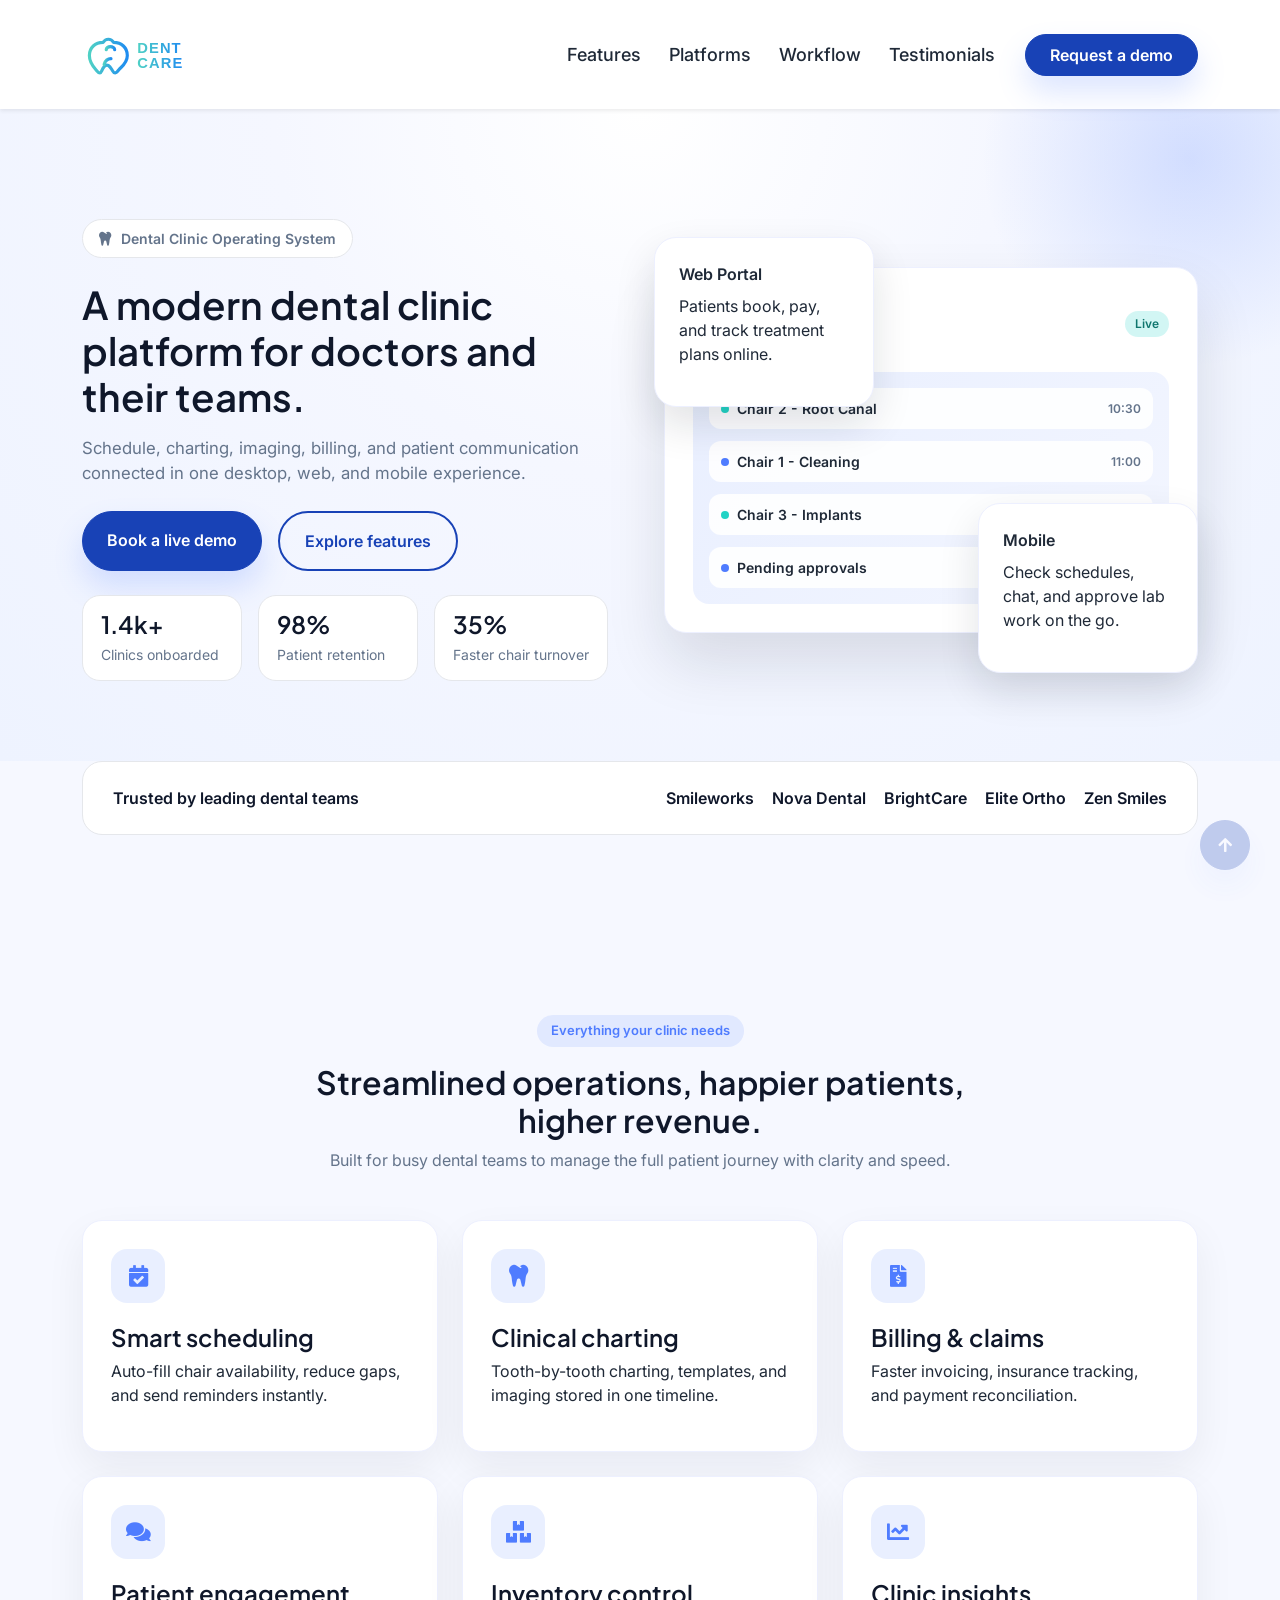
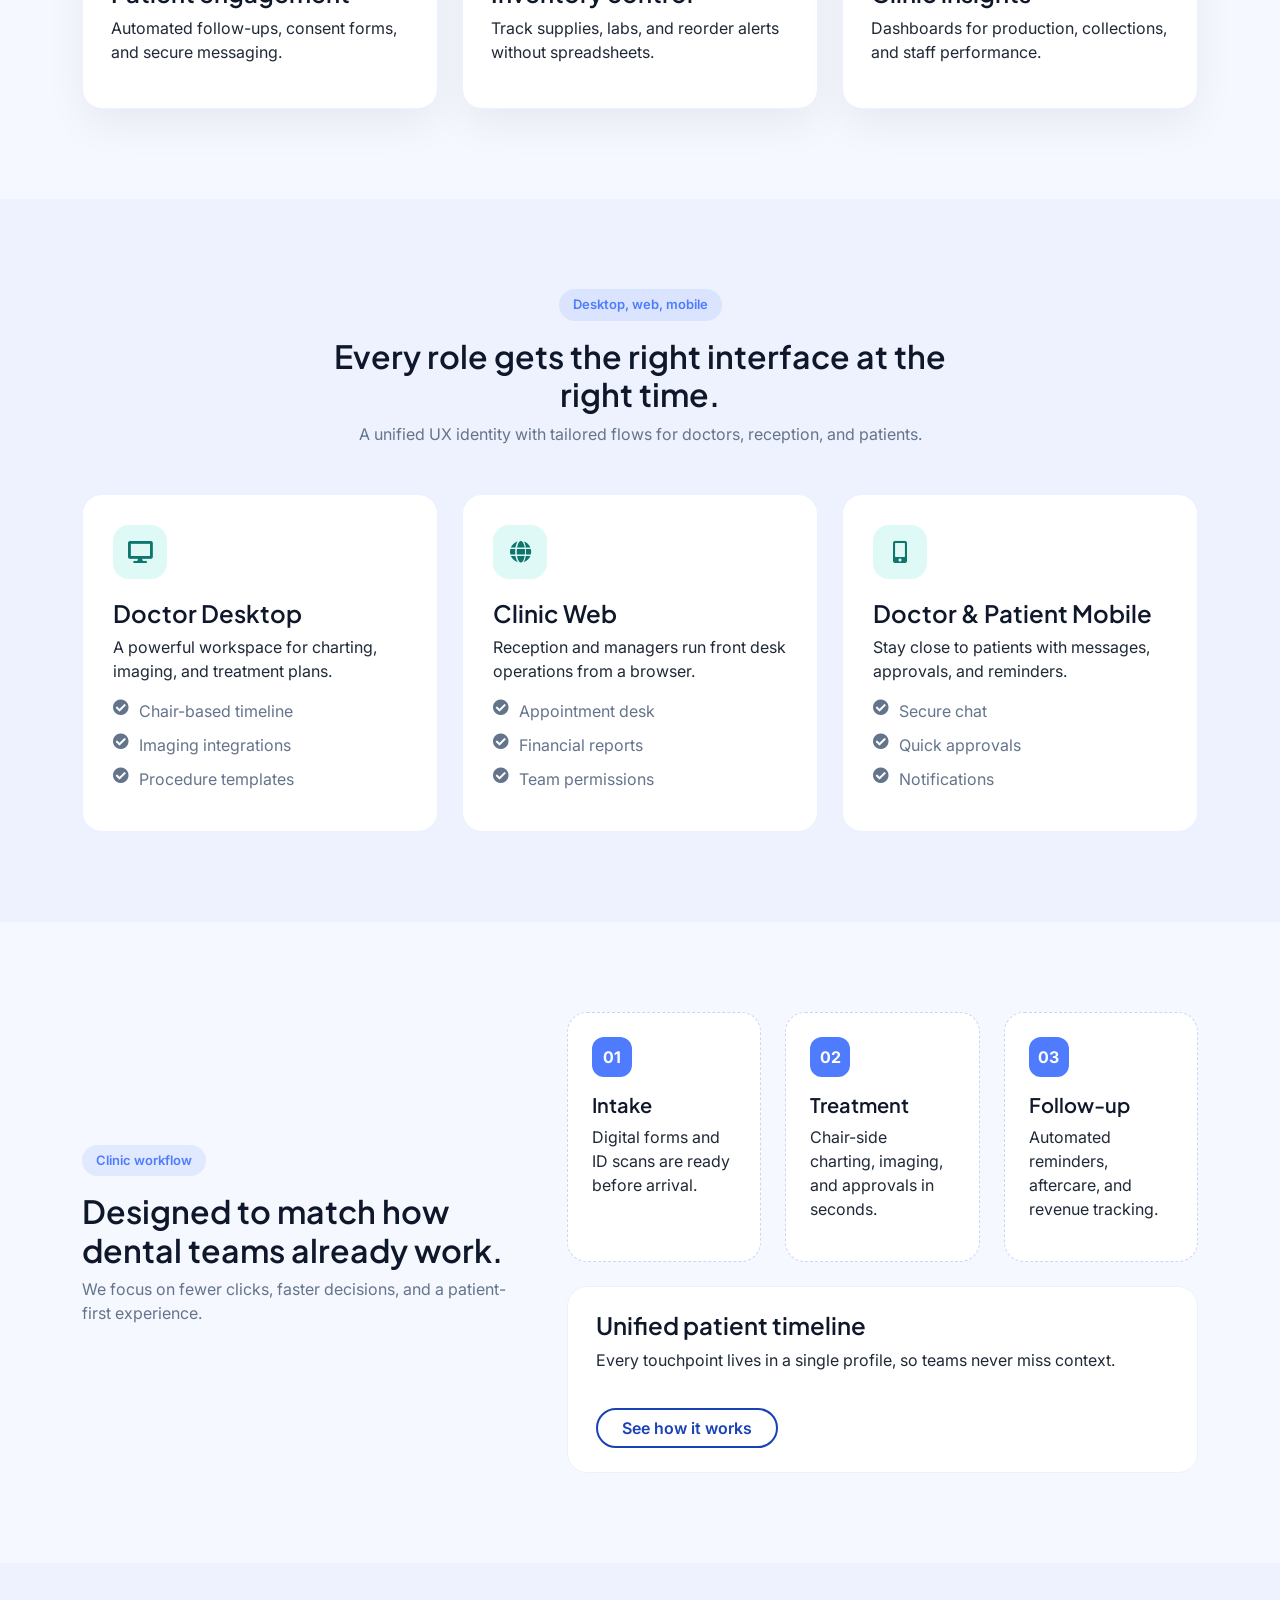
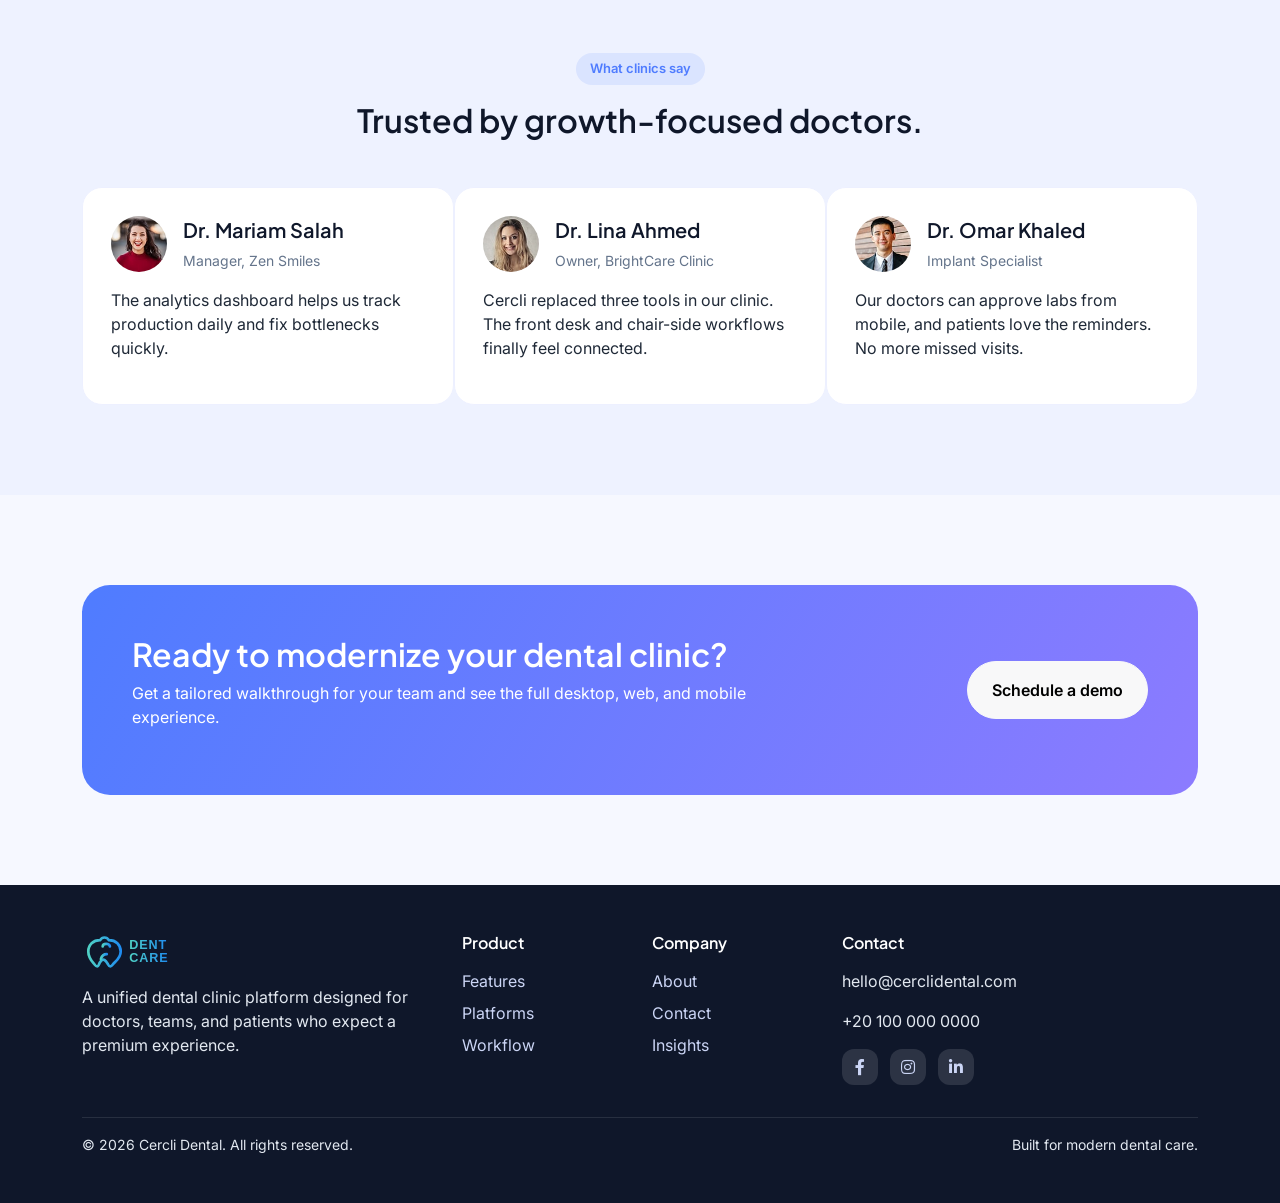
<file: index.html>
<!DOCTYPE html>
<html lang="en">
  <head>
    <meta charset="utf-8" />
    <title>Cercli Dental | Clinic Management OS</title>
    <meta content="width=device-width, initial-scale=1.0" name="viewport" />
    <meta
      content="Dental clinic management platform for desktop, web, and mobile."
      name="description"
    />

    <!-- Google Web Fonts -->
    <link rel="preconnect" href="https://fonts.googleapis.com" />
    <link rel="preconnect" href="https://fonts.gstatic.com" crossorigin />
    <link
      href="https://fonts.googleapis.com/css2?family=Inter:wght@400;500;600&family=Plus+Jakarta+Sans:wght@500;600;700&display=swap"
      rel="stylesheet"
    />

    <!-- Icon Font Stylesheet -->
    <link
      href="https://cdnjs.cloudflare.com/ajax/libs/font-awesome/5.10.0/css/all.min.css"
      rel="stylesheet"
    />
    <link
      href="https://cdn.jsdelivr.net/npm/bootstrap-icons@1.4.1/font/bootstrap-icons.css"
      rel="stylesheet"
    />

    <!-- Libraries Stylesheet -->
    <link href="lib/animate/animate.min.css" rel="stylesheet" />
    <link href="lib/owlcarousel/assets/owl.carousel.min.css" rel="stylesheet" />

    <!-- Customized Bootstrap Stylesheet -->
    <link href="css/bootstrap.min.css" rel="stylesheet" />

    <!-- Template Stylesheet -->
    <link href="css/style.css" rel="stylesheet" />
  </head>

  <body class="landing-page">
    <!-- Navbar Start -->
    <div class="container-fluid bg-white shadow-sm sticky-top">
      <div class="container">
        <nav class="navbar navbar-expand-lg navbar-light py-3">
          <a href="index.html" class="navbar-brand d-flex align-items-center">
            <img
              src="img/dentcare-logo.svg"
              alt="Dent Care logo"
              class="brand-logo"
            />
            <span class="visually-hidden">Dent Care</span>
          </a>
          <button
            type="button"
            class="navbar-toggler"
            data-bs-toggle="collapse"
            data-bs-target="#navbarCollapse"
          >
            <span class="navbar-toggler-icon"></span>
          </button>
          <div class="collapse navbar-collapse" id="navbarCollapse">
            <div class="navbar-nav ms-auto align-items-lg-center">
              <a href="#features" class="nav-item nav-link">Features</a>
              <a href="#platforms" class="nav-item nav-link">Platforms</a>
              <a href="#workflow" class="nav-item nav-link">Workflow</a>
              <a href="#testimonials" class="nav-item nav-link"
                >Testimonials</a
              >
              <a
                href="#cta"
                class="btn btn-primary rounded-pill px-4 py-2 ms-lg-3 mt-3 mt-lg-0"
                >Request a demo</a
              >
            </div>
          </div>
        </nav>
      </div>
    </div>
    <!-- Navbar End -->

    <!-- Hero Start -->
    <section class="hero-section">
      <div class="container">
        <div class="row align-items-center g-5">
          <div class="col-lg-6">
            <span class="hero-badge">
              <i class="fas fa-tooth"></i>
              Dental Clinic Operating System
            </span>
            <h1 class="hero-title mt-4">
              A modern dental clinic platform for doctors and their teams.
            </h1>
            <p class="hero-subtitle mt-3">
              Schedule, charting, imaging, billing, and patient communication
              connected in one desktop, web, and mobile experience.
            </p>
            <div class="d-flex flex-wrap gap-3 hero-cta mt-4">
              <a href="#cta" class="btn btn-primary rounded-pill px-4 py-3">
                Book a live demo
              </a>
              <a href="#features" class="btn btn-outline-primary rounded-pill px-4 py-3">
                Explore features
              </a>
            </div>
            <div class="hero-metrics d-flex flex-wrap gap-3 mt-4">
              <div class="metric-card">
                <h4>1.4k+</h4>
                <span>Clinics onboarded</span>
              </div>
              <div class="metric-card">
                <h4>98%</h4>
                <span>Patient retention</span>
              </div>
              <div class="metric-card">
                <h4>35%</h4>
                <span>Faster chair turnover</span>
              </div>
            </div>
          </div>
          <div class="col-lg-6">
            <div class="hero-visual">
              <div class="device-stack">
                <div class="device-card large">
                  <div class="device-header">
                    <div>
                      <span class="device-label">Desktop</span>
                      <h5>Doctor workspace</h5>
                    </div>
                    <span class="device-status">Live</span>
                  </div>
                  <div class="device-screen">
                    <div class="screen-row">
                      <div class="screen-title">
                        <span class="dot"></span> Chair 2 - Root Canal
                      </div>
                      <span class="screen-tag">10:30</span>
                    </div>
                    <div class="screen-row">
                      <div class="screen-title">
                        <span class="dot alt"></span> Chair 1 - Cleaning
                      </div>
                      <span class="screen-tag">11:00</span>
                    </div>
                    <div class="screen-row">
                      <div class="screen-title">
                        <span class="dot"></span> Chair 3 - Implants
                      </div>
                      <span class="screen-tag">12:20</span>
                    </div>
                    <div class="screen-row">
                      <div class="screen-title">
                        <span class="dot alt"></span> Pending approvals
                      </div>
                      <span class="screen-tag">4</span>
                    </div>
                  </div>
                </div>
                <div class="device-card floating web">
                  <div class="device-mini-title">Web Portal</div>
                  <p>Patients book, pay, and track treatment plans online.</p>
                </div>
                <div class="device-card floating mobile">
                  <div class="device-mini-title">Mobile</div>
                  <p>Check schedules, chat, and approve lab work on the go.</p>
                </div>
              </div>
            </div>
          </div>
        </div>
      </div>
    </section>
    <!-- Hero End -->

    <!-- Trusted Start -->
    <section class="section-space pt-0">
      <div class="container">
        <div class="trusted-strip">
          <span>Trusted by leading dental teams</span>
          <div class="trusted-logos">
            <span>Smileworks</span>
            <span>Nova Dental</span>
            <span>BrightCare</span>
            <span>Elite Ortho</span>
            <span>Zen Smiles</span>
          </div>
        </div>
      </div>
    </section>
    <!-- Trusted End -->

    <!-- Features Start -->
    <section id="features" class="section-space">
      <div class="container">
        <div class="text-center mx-auto mb-5" style="max-width: 650px">
          <span class="section-pill">Everything your clinic needs</span>
          <h2 class="section-title mt-3">
            Streamlined operations, happier patients, higher revenue.
          </h2>
          <p class="section-subtitle">
            Built for busy dental teams to manage the full patient journey with
            clarity and speed.
          </p>
        </div>
        <div class="row g-4">
          <div class="col-md-6 col-lg-4">
            <div class="feature-card h-100">
              <div class="feature-icon"><i class="fas fa-calendar-check"></i></div>
              <h4>Smart scheduling</h4>
              <p>
                Auto-fill chair availability, reduce gaps, and send reminders
                instantly.
              </p>
            </div>
          </div>
          <div class="col-md-6 col-lg-4">
            <div class="feature-card h-100">
              <div class="feature-icon"><i class="fas fa-tooth"></i></div>
              <h4>Clinical charting</h4>
              <p>
                Tooth-by-tooth charting, templates, and imaging stored in one
                timeline.
              </p>
            </div>
          </div>
          <div class="col-md-6 col-lg-4">
            <div class="feature-card h-100">
              <div class="feature-icon"><i class="fas fa-file-invoice-dollar"></i></div>
              <h4>Billing & claims</h4>
              <p>
                Faster invoicing, insurance tracking, and payment reconciliation.
              </p>
            </div>
          </div>
          <div class="col-md-6 col-lg-4">
            <div class="feature-card h-100">
              <div class="feature-icon"><i class="fas fa-comments"></i></div>
              <h4>Patient engagement</h4>
              <p>
                Automated follow-ups, consent forms, and secure messaging.
              </p>
            </div>
          </div>
          <div class="col-md-6 col-lg-4">
            <div class="feature-card h-100">
              <div class="feature-icon"><i class="fas fa-boxes"></i></div>
              <h4>Inventory control</h4>
              <p>
                Track supplies, labs, and reorder alerts without spreadsheets.
              </p>
            </div>
          </div>
          <div class="col-md-6 col-lg-4">
            <div class="feature-card h-100">
              <div class="feature-icon"><i class="fas fa-chart-line"></i></div>
              <h4>Clinic insights</h4>
              <p>
                Dashboards for production, collections, and staff performance.
              </p>
            </div>
          </div>
        </div>
      </div>
    </section>
    <!-- Features End -->

    <!-- Platforms Start -->
    <section id="platforms" class="section-space bg-soft">
      <div class="container">
        <div class="text-center mx-auto mb-5" style="max-width: 650px">
          <span class="section-pill">Desktop, web, mobile</span>
          <h2 class="section-title mt-3">
            Every role gets the right interface at the right time.
          </h2>
          <p class="section-subtitle">
            A unified UX identity with tailored flows for doctors, reception,
            and patients.
          </p>
        </div>
        <div class="row g-4">
          <div class="col-lg-4">
            <div class="platform-card h-100">
              <div class="platform-icon">
                <i class="fas fa-desktop"></i>
              </div>
              <h4>Doctor Desktop</h4>
              <p>
                A powerful workspace for charting, imaging, and treatment plans.
              </p>
              <ul>
                <li><i class="fas fa-check-circle"></i> Chair-based timeline</li>
                <li><i class="fas fa-check-circle"></i> Imaging integrations</li>
                <li><i class="fas fa-check-circle"></i> Procedure templates</li>
              </ul>
            </div>
          </div>
          <div class="col-lg-4">
            <div class="platform-card h-100">
              <div class="platform-icon">
                <i class="fas fa-globe"></i>
              </div>
              <h4>Clinic Web</h4>
              <p>
                Reception and managers run front desk operations from a browser.
              </p>
              <ul>
                <li><i class="fas fa-check-circle"></i> Appointment desk</li>
                <li><i class="fas fa-check-circle"></i> Financial reports</li>
                <li><i class="fas fa-check-circle"></i> Team permissions</li>
              </ul>
            </div>
          </div>
          <div class="col-lg-4">
            <div class="platform-card h-100">
              <div class="platform-icon">
                <i class="fas fa-mobile-alt"></i>
              </div>
              <h4>Doctor & Patient Mobile</h4>
              <p>
                Stay close to patients with messages, approvals, and reminders.
              </p>
              <ul>
                <li><i class="fas fa-check-circle"></i> Secure chat</li>
                <li><i class="fas fa-check-circle"></i> Quick approvals</li>
                <li><i class="fas fa-check-circle"></i> Notifications</li>
              </ul>
            </div>
          </div>
        </div>
      </div>
    </section>
    <!-- Platforms End -->

    <!-- Workflow Start -->
    <section id="workflow" class="section-space">
      <div class="container">
        <div class="row align-items-center g-5">
          <div class="col-lg-5">
            <span class="section-pill">Clinic workflow</span>
            <h2 class="section-title mt-3">
              Designed to match how dental teams already work.
            </h2>
            <p class="section-subtitle">
              We focus on fewer clicks, faster decisions, and a patient-first
              experience.
            </p>
          </div>
          <div class="col-lg-7">
            <div class="row g-4">
              <div class="col-md-4">
                <div class="step-card h-100">
                  <div class="step-number">01</div>
                  <h5>Intake</h5>
                  <p>Digital forms and ID scans are ready before arrival.</p>
                </div>
              </div>
              <div class="col-md-4">
                <div class="step-card h-100">
                  <div class="step-number">02</div>
                  <h5>Treatment</h5>
                  <p>Chair-side charting, imaging, and approvals in seconds.</p>
                </div>
              </div>
              <div class="col-md-4">
                <div class="step-card h-100">
                  <div class="step-number">03</div>
                  <h5>Follow-up</h5>
                  <p>Automated reminders, aftercare, and revenue tracking.</p>
                </div>
              </div>
            </div>
            <div class="workflow-highlight mt-4">
              <div>
                <h4>Unified patient timeline</h4>
                <p>
                  Every touchpoint lives in a single profile, so teams never
                  miss context.
                </p>
              </div>
              <a href="#cta" class="btn btn-outline-primary rounded-pill px-4">
                See how it works
              </a>
            </div>
          </div>
        </div>
      </div>
    </section>
    <!-- Workflow End -->

    <!-- Testimonials Start -->
    <section id="testimonials" class="section-space bg-soft">
      <div class="container">
        <div class="text-center mx-auto mb-5" style="max-width: 650px">
          <span class="section-pill">What clinics say</span>
          <h2 class="section-title mt-3">Trusted by growth-focused doctors.</h2>
        </div>
        <div class="owl-carousel testimonial-carousel">
          <div class="testimonial-card">
            <div class="testimonial-header">
              <img src="img/testimonial-1.jpg" alt="Doctor portrait" />
              <div>
                <h5>Dr. Lina Ahmed</h5>
                <span>Owner, BrightCare Clinic</span>
              </div>
            </div>
            <p>
              Cercli replaced three tools in our clinic. The front desk and
              chair-side workflows finally feel connected.
            </p>
          </div>
          <div class="testimonial-card">
            <div class="testimonial-header">
              <img src="img/testimonial-2.jpg" alt="Doctor portrait" />
              <div>
                <h5>Dr. Omar Khaled</h5>
                <span>Implant Specialist</span>
              </div>
            </div>
            <p>
              Our doctors can approve labs from mobile, and patients love the
              reminders. No more missed visits.
            </p>
          </div>
          <div class="testimonial-card">
            <div class="testimonial-header">
              <img src="img/testimonial-3.jpg" alt="Doctor portrait" />
              <div>
                <h5>Dr. Mariam Salah</h5>
                <span>Manager, Zen Smiles</span>
              </div>
            </div>
            <p>
              The analytics dashboard helps us track production daily and fix
              bottlenecks quickly.
            </p>
          </div>
        </div>
      </div>
    </section>
    <!-- Testimonials End -->

    <!-- CTA Start -->
    <section id="cta" class="section-space">
      <div class="container">
        <div class="cta-panel">
          <div class="row align-items-center g-4">
            <div class="col-lg-8">
              <h2>Ready to modernize your dental clinic?</h2>
              <p>
                Get a tailored walkthrough for your team and see the full
                desktop, web, and mobile experience.
              </p>
            </div>
            <div class="col-lg-4 text-lg-end">
              <a href="contact.html" class="btn btn-light rounded-pill px-4 py-3">
                Schedule a demo
              </a>
            </div>
          </div>
        </div>
      </div>
    </section>
    <!-- CTA End -->

    <!-- Footer Start -->
    <div class="container-fluid footer-modern">
      <div class="container py-5">
        <div class="row g-4">
          <div class="col-lg-4">
            <a href="index.html" class="footer-brand">
              <img
                src="img/dentcare-logo.svg"
                alt="Dent Care logo"
                class="brand-logo"
              />
              <span class="visually-hidden">Dent Care</span>
            </a>
            <p class="mt-3">
              A unified dental clinic platform designed for doctors, teams, and
              patients who expect a premium experience.
            </p>
          </div>
          <div class="col-lg-2">
            <h6>Product</h6>
            <a href="#features">Features</a>
            <a href="#platforms">Platforms</a>
            <a href="#workflow">Workflow</a>
          </div>
          <div class="col-lg-2">
            <h6>Company</h6>
            <a href="about.html">About</a>
            <a href="contact.html">Contact</a>
            <a href="blog.html">Insights</a>
          </div>
          <div class="col-lg-4">
            <h6>Contact</h6>
            <p>hello@cerclidental.com</p>
            <p>+20 100 000 0000</p>
            <div class="footer-social">
              <a href="#"><i class="fab fa-facebook-f"></i></a>
              <a href="#"><i class="fab fa-instagram"></i></a>
              <a href="#"><i class="fab fa-linkedin-in"></i></a>
            </div>
          </div>
        </div>
        <div class="footer-bottom mt-4">
          <span>© 2026 Cercli Dental. All rights reserved.</span>
          <span>Built for modern dental care.</span>
        </div>
      </div>
    </div>
    <!-- Footer End -->

    <!-- Back to Top -->
    <a href="#" class="btn btn-primary btn-square rounded-circle back-to-top"
      ><i class="fa fa-arrow-up text-white"></i
    ></a>

    <!-- JavaScript Libraries -->
    <script src="https://ajax.googleapis.com/ajax/libs/jquery/3.6.4/jquery.min.js"></script>
    <script src="https://cdn.jsdelivr.net/npm/bootstrap@5.0.0/dist/js/bootstrap.bundle.min.js"></script>
    <script src="lib/wow/wow.min.js"></script>
    <script src="lib/easing/easing.min.js"></script>
    <script src="lib/waypoints/waypoints.min.js"></script>
    <script src="lib/owlcarousel/owl.carousel.min.js"></script>

    <!-- Template Javascript -->
    <script src="js/main.js"></script>
  </body>
</html>
</file>
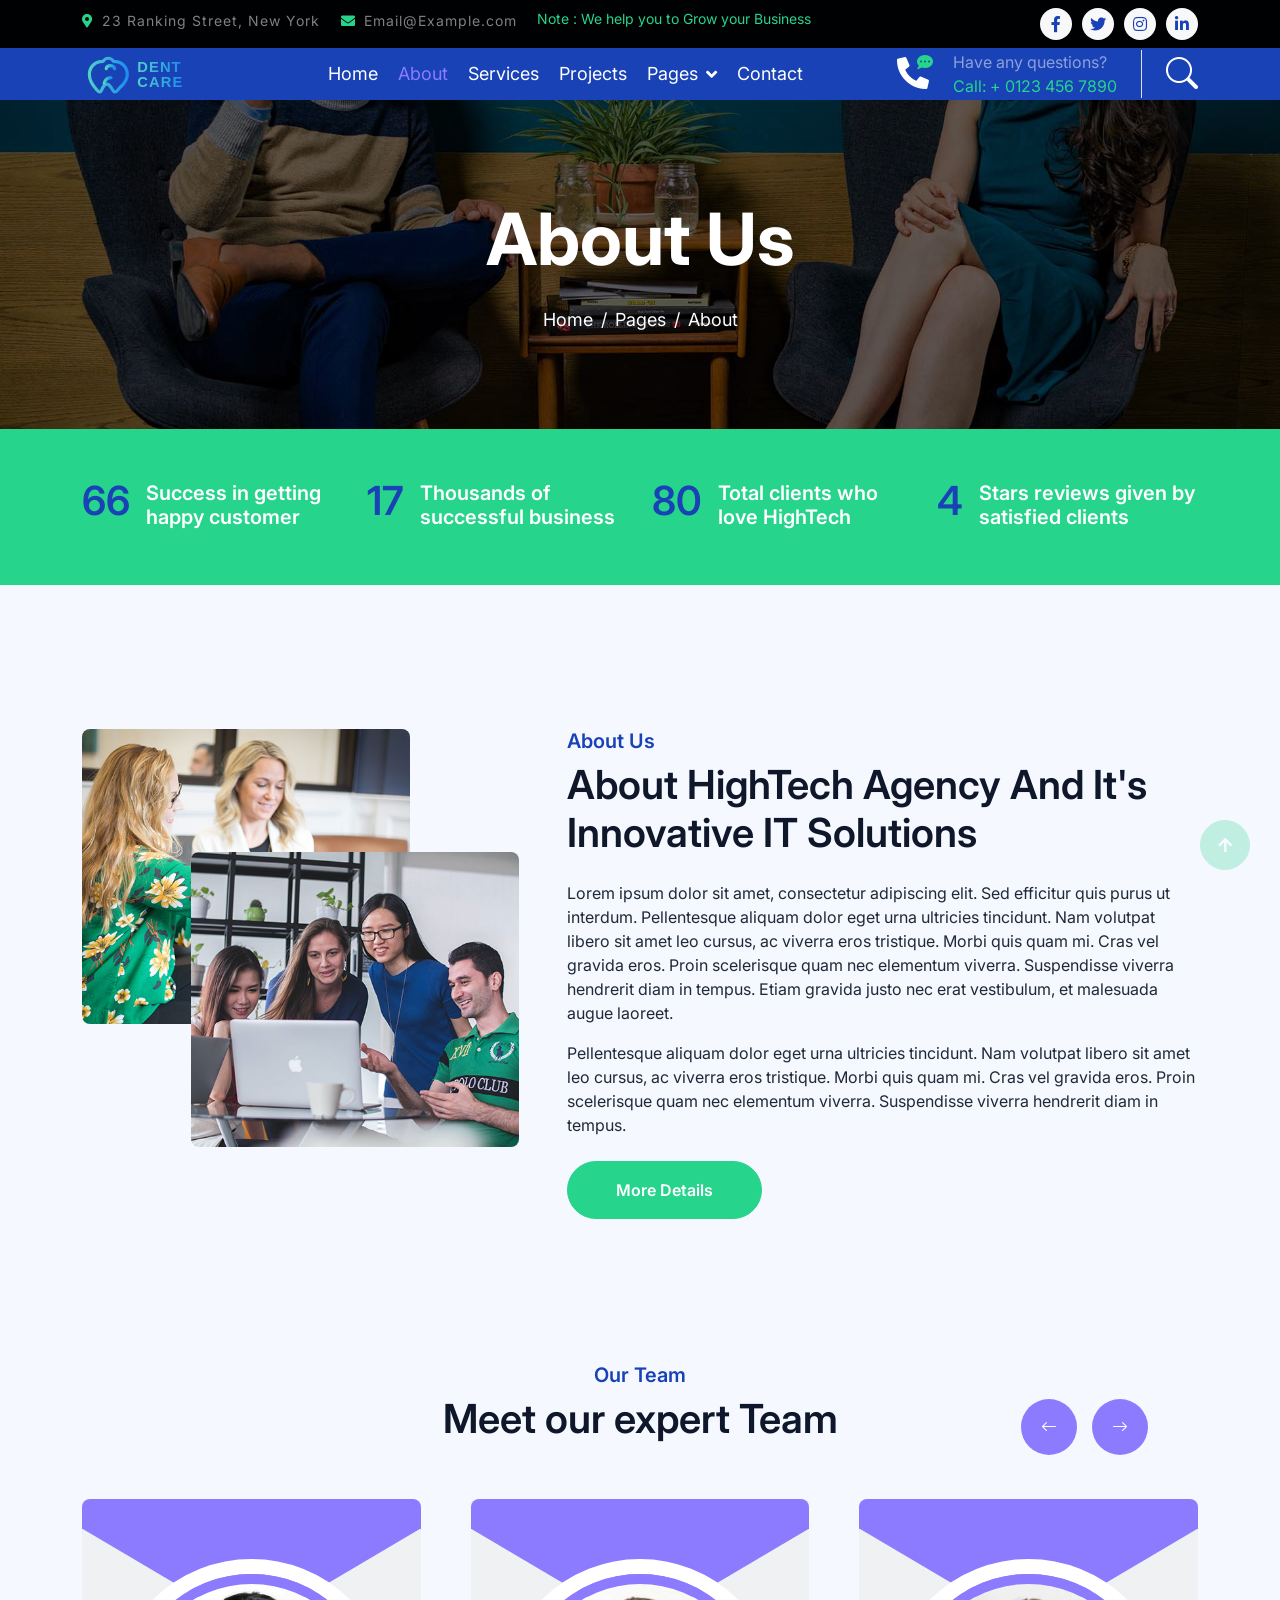
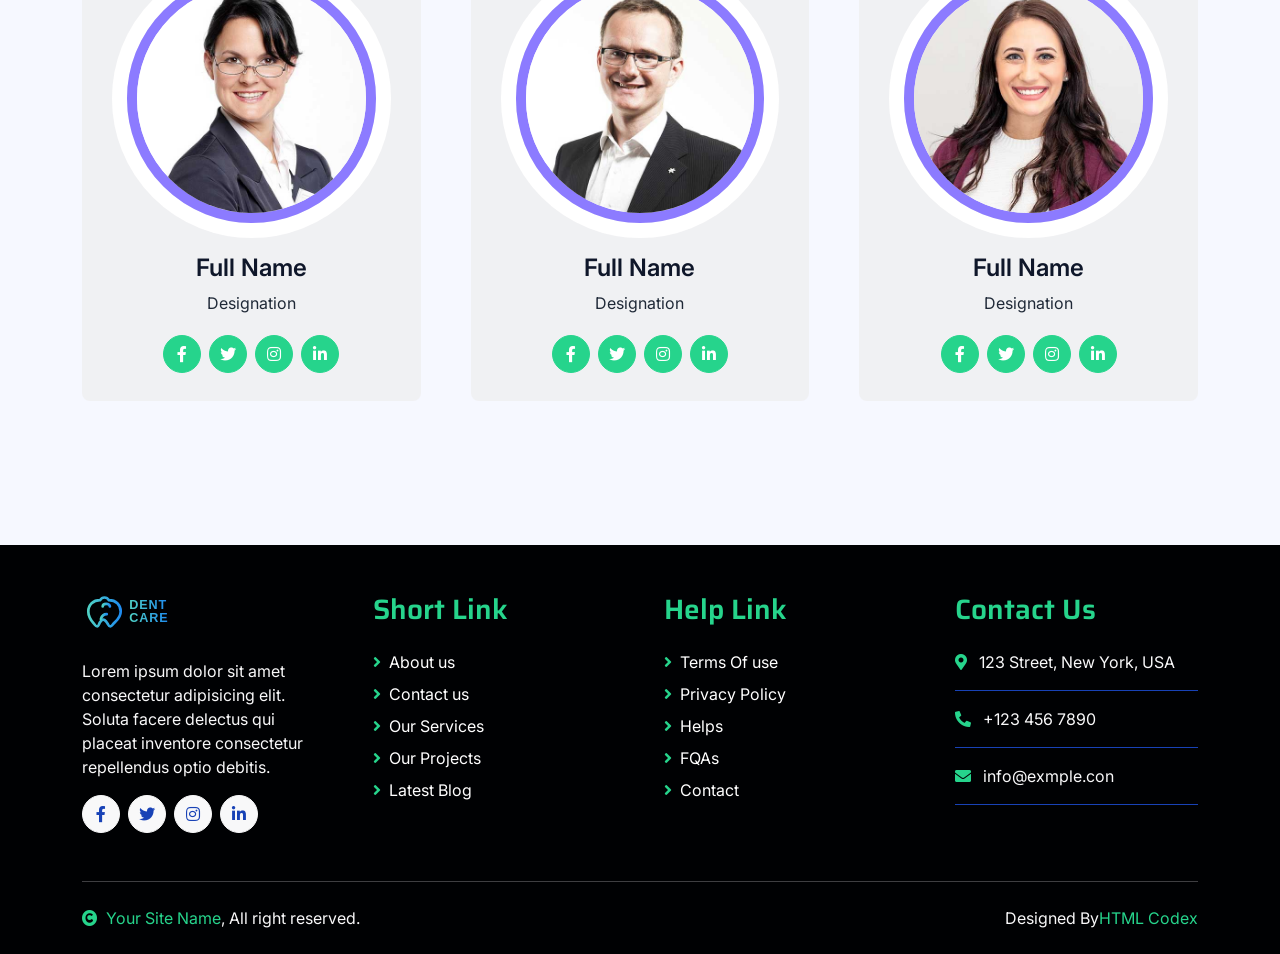
<file: about.html>
<!DOCTYPE html>
<html lang="en">

    <head>
        <meta charset="utf-8">
        <title>HighTech - IT Solutions Website Template</title>
        <meta content="width=device-width, initial-scale=1.0" name="viewport">
        <meta content="" name="keywords">
        <meta content="" name="description">

        <!-- Google Web Fonts -->
        <link rel="preconnect" href="https://fonts.googleapis.com">
        <link rel="preconnect" href="https://fonts.gstatic.com" crossorigin>
        <link href="https://fonts.googleapis.com/css2?family=Inter:wght@400;500;600&family=Saira:wght@500;600;700&display=swap" rel="stylesheet"> 

        <!-- Icon Font Stylesheet -->
        <link href="https://cdnjs.cloudflare.com/ajax/libs/font-awesome/5.10.0/css/all.min.css" rel="stylesheet">
        <link href="https://cdn.jsdelivr.net/npm/bootstrap-icons@1.4.1/font/bootstrap-icons.css" rel="stylesheet">

        <!-- Libraries Stylesheet -->
        <link href="lib/animate/animate.min.css" rel="stylesheet">
        <link href="lib/owlcarousel/assets/owl.carousel.min.css" rel="stylesheet">

        <!-- Customized Bootstrap Stylesheet -->
        <link href="css/bootstrap.min.css" rel="stylesheet">

        <!-- Template Stylesheet -->
        <link href="css/style.css" rel="stylesheet">
    </head>

    <body>
        <!-- Spinner Start -->
        <div id="spinner" class="show position-fixed translate-middle w-100 vh-100 top-50 start-50 d-flex align-items-center justify-content-center">
            <div class="spinner-grow text-primary" role="status"></div>
        </div>
        <!-- Spinner End -->

        <!-- Topbar Start -->
        <div class="container-fluid bg-dark py-2 d-none d-md-flex">
            <div class="container">
                <div class="d-flex justify-content-between topbar">
                    <div class="top-info">
                        <small class="me-3 text-white-50"><a href="#"><i class="fas fa-map-marker-alt me-2 text-secondary"></i></a>23 Ranking Street, New York</small>
                        <small class="me-3 text-white-50"><a href="#"><i class="fas fa-envelope me-2 text-secondary"></i></a>Email@Example.com</small>
                    </div>
                    <div id="note" class="text-secondary d-none d-xl-flex"><small>Note : We help you to Grow your Business</small></div>
                    <div class="top-link">
                        <a href="" class="bg-light nav-fill btn btn-sm-square rounded-circle"><i class="fab fa-facebook-f text-primary"></i></a>
                        <a href="" class="bg-light nav-fill btn btn-sm-square rounded-circle"><i class="fab fa-twitter text-primary"></i></a>
                        <a href="" class="bg-light nav-fill btn btn-sm-square rounded-circle"><i class="fab fa-instagram text-primary"></i></a>
                        <a href="" class="bg-light nav-fill btn btn-sm-square rounded-circle me-0"><i class="fab fa-linkedin-in text-primary"></i></a>
                    </div>
                </div>
            </div>
        </div>
        <!-- Topbar End -->

        <!-- Navbar Start -->
        <div class="container-fluid bg-primary">
            <div class="container">
                <nav class="navbar navbar-dark navbar-expand-lg py-0">
                    <a href="index.html" class="navbar-brand d-flex align-items-center">
                        <img src="img/dentcare-logo.svg" alt="Dent Care logo" class="brand-logo">
                        <span class="visually-hidden">Dent Care</span>
                    </a>
                    <button type="button" class="navbar-toggler me-0" data-bs-toggle="collapse" data-bs-target="#navbarCollapse">
                        <span class="navbar-toggler-icon"></span>
                    </button>
                    <div class="collapse navbar-collapse bg-transparent" id="navbarCollapse">
                        <div class="navbar-nav ms-auto mx-xl-auto p-0">
                            <a href="index.html" class="nav-item nav-link">Home</a>
                            <a href="about.html" class="nav-item nav-link active">About</a>
                            <a href="service.html" class="nav-item nav-link">Services</a>
                            <a href="project.html" class="nav-item nav-link">Projects</a>
                            <div class="nav-item dropdown">
                                <a href="#" class="nav-link dropdown-toggle" data-bs-toggle="dropdown">Pages</a>
                                <div class="dropdown-menu rounded">
                                    <a href="blog.html" class="dropdown-item">Our Blog</a>
                                    <a href="team.html" class="dropdown-item">Our Team</a>
                                    <a href="testimonial.html" class="dropdown-item">Testimonial</a>
                                    <a href="404.html" class="dropdown-item">404 Page</a>
                                </div>
                            </div>
                            <a href="contact.html" class="nav-item nav-link">Contact</a>
                        </div>
                    </div>
                    <div class="d-none d-xl-flex flex-shirink-0">
                        <div id="phone-tada" class="d-flex align-items-center justify-content-center me-4">
                            <a href="" class="position-relative animated tada infinite">
                                <i class="fa fa-phone-alt text-white fa-2x"></i>
                                <div class="position-absolute" style="top: -7px; left: 20px;">
                                    <span><i class="fa fa-comment-dots text-secondary"></i></span>
                                </div>
                            </a>
                        </div>
                        <div class="d-flex flex-column pe-4 border-end">
                            <span class="text-white-50">Have any questions?</span>
                            <span class="text-secondary">Call: + 0123 456 7890</span>
                        </div>
                        <div class="d-flex align-items-center justify-content-center ms-4 ">
                            <a href="#"><i class="bi bi-search text-white fa-2x"></i> </a>
                        </div>
                    </div>
                </nav>
            </div>
        </div>
        <!-- Navbar End -->

        
        <!-- Page Header Start -->
        <div class="container-fluid page-header py-5">
            <div class="container text-center py-5">
                <h1 class="display-2 text-white mb-4 animated slideInDown">About Us</h1>
                <nav aria-label="breadcrumb animated slideInDown">
                    <ol class="breadcrumb justify-content-center mb-0">
                        <li class="breadcrumb-item"><a href="#">Home</a></li>
                        <li class="breadcrumb-item"><a href="#">Pages</a></li>
                        <li class="breadcrumb-item" aria-current="page">About</li>
                    </ol>
                </nav>
            </div>
        </div>
        <!-- Page Header End -->


        <!-- Fact Start -->
        <div class="container-fluid bg-secondary py-5">
            <div class="container">
                <div class="row">
                    <div class="col-lg-3 wow fadeIn" data-wow-delay=".1s">
                        <div class="d-flex counter">
                            <h1 class="me-3 text-primary counter-value">99</h1>
                            <h5 class="text-white mt-1">Success in getting happy customer</h5>
                        </div>
                    </div>
                    <div class="col-lg-3 wow fadeIn" data-wow-delay=".3s">
                        <div class="d-flex counter">
                            <h1 class="me-3 text-primary counter-value">25</h1>
                            <h5 class="text-white mt-1">Thousands of successful business</h5>
                        </div>
                    </div>
                    <div class="col-lg-3 wow fadeIn" data-wow-delay=".5s">
                        <div class="d-flex counter">
                            <h1 class="me-3 text-primary counter-value">120</h1>
                            <h5 class="text-white mt-1">Total clients who love HighTech</h5>
                        </div>
                    </div>
                    <div class="col-lg-3 wow fadeIn" data-wow-delay=".7s">
                        <div class="d-flex counter">
                            <h1 class="me-3 text-primary counter-value">5</h1>
                            <h5 class="text-white mt-1">Stars reviews given by satisfied clients</h5>
                        </div>
                    </div>
                </div>
            </div>
        </div>
        <!-- Fact End -->


        <!-- About Start -->
        <div class="container-fluid py-5 my-5">
            <div class="container py-5">
                <div class="row g-5">
                    <div class="col-lg-5 col-md-6 col-sm-12 wow fadeIn" data-wow-delay=".3s">
                        <div class="h-100 position-relative">
                            <img src="img/about-1.jpg" class="img-fluid w-75 rounded" alt="" style="margin-bottom: 25%;">
                            <div class="position-absolute w-75" style="top: 25%; left: 25%;">
                                <img src="img/about-2.jpg" class="img-fluid w-100 rounded" alt="">
                            </div>
                        </div>
                    </div>
                    <div class="col-lg-7 col-md-6 col-sm-12 wow fadeIn" data-wow-delay=".5s">
                        <h5 class="text-primary">About Us</h5>
                        <h1 class="mb-4">About HighTech Agency And It's Innovative IT Solutions</h1>
                        <p>Lorem ipsum dolor sit amet, consectetur adipiscing elit. Sed efficitur quis purus ut interdum. Pellentesque aliquam dolor eget urna ultricies tincidunt. Nam volutpat libero sit amet leo cursus, ac viverra eros tristique. Morbi quis quam mi. Cras vel gravida eros. Proin scelerisque quam nec elementum viverra. Suspendisse viverra hendrerit diam in tempus. Etiam gravida justo nec erat vestibulum, et malesuada augue laoreet.</p>
                        <p class="mb-4">Pellentesque aliquam dolor eget urna ultricies tincidunt. Nam volutpat libero sit amet leo cursus, ac viverra eros tristique. Morbi quis quam mi. Cras vel gravida eros. Proin scelerisque quam nec elementum viverra. Suspendisse viverra hendrerit diam in tempus.</p>
                        <a href="" class="btn btn-secondary rounded-pill px-5 py-3 text-white">More Details</a>
                    </div>
                </div>
            </div>
        </div>
        <!-- About End -->


        <!-- Team Start -->
        <div class="container-fluid pb-5 mb-5 team">
            <div class="container pb-5">
                <div class="text-center mx-auto pb-5 wow fadeIn" data-wow-delay=".3s" style="max-width: 600px;">
                    <h5 class="text-primary">Our Team</h5>
                    <h1>Meet our expert Team</h1>
                </div>
                <div class="owl-carousel team-carousel wow fadeIn" data-wow-delay=".5s">
                    <div class="rounded team-item">
                        <div class="team-content">
                            <div class="team-img-icon">
                                <div class="team-img rounded-circle">
                                    <img src="img/team-1.jpg" class="img-fluid w-100 rounded-circle" alt="">
                                </div>
                                <div class="team-name text-center py-3">
                                    <h4 class="">Full Name</h4>
                                    <p class="m-0">Designation</p>
                                </div>
                                <div class="team-icon d-flex justify-content-center pb-4">
                                    <a class="btn btn-square btn-secondary text-white rounded-circle m-1" href=""><i class="fab fa-facebook-f"></i></a>
                                    <a class="btn btn-square btn-secondary text-white rounded-circle m-1" href=""><i class="fab fa-twitter"></i></a>
                                    <a class="btn btn-square btn-secondary text-white rounded-circle m-1" href=""><i class="fab fa-instagram"></i></a>
                                    <a class="btn btn-square btn-secondary text-white rounded-circle m-1" href=""><i class="fab fa-linkedin-in"></i></a>
                                </div>
                            </div>
                        </div>
                    </div>
                    <div class="rounded team-item">
                        <div class="team-content">
                            <div class="team-img-icon">
                                <div class="team-img rounded-circle">
                                    <img src="img/team-2.jpg" class="img-fluid w-100 rounded-circle" alt="">
                                </div>
                                <div class="team-name text-center py-3">
                                    <h4 class="">Full Name</h4>
                                    <p class="m-0">Designation</p>
                                </div>
                                <div class="team-icon d-flex justify-content-center pb-4">
                                    <a class="btn btn-square btn-secondary text-white rounded-circle m-1" href=""><i class="fab fa-facebook-f"></i></a>
                                    <a class="btn btn-square btn-secondary text-white rounded-circle m-1" href=""><i class="fab fa-twitter"></i></a>
                                    <a class="btn btn-square btn-secondary text-white rounded-circle m-1" href=""><i class="fab fa-instagram"></i></a>
                                    <a class="btn btn-square btn-secondary text-white rounded-circle m-1" href=""><i class="fab fa-linkedin-in"></i></a>
                                </div>
                            </div>
                        </div>
                    </div>
                    <div class="rounded team-item">
                        <div class="team-content">
                            <div class="team-img-icon">
                                <div class="team-img rounded-circle">
                                    <img src="img/team-3.jpg" class="img-fluid w-100 rounded-circle" alt="">
                                </div>
                                <div class="team-name text-center py-3">
                                    <h4 class="">Full Name</h4>
                                    <p class="m-0">Designation</p>
                                </div>
                                <div class="team-icon d-flex justify-content-center pb-4">
                                    <a class="btn btn-square btn-secondary text-white rounded-circle m-1" href=""><i class="fab fa-facebook-f"></i></a>
                                    <a class="btn btn-square btn-secondary text-white rounded-circle m-1" href=""><i class="fab fa-twitter"></i></a>
                                    <a class="btn btn-square btn-secondary text-white rounded-circle m-1" href=""><i class="fab fa-instagram"></i></a>
                                    <a class="btn btn-square btn-secondary text-white rounded-circle m-1" href=""><i class="fab fa-linkedin-in"></i></a>
                                </div>
                            </div>
                        </div>
                    </div>
                    <div class="rounded team-item">
                        <div class="team-content">
                            <div class="team-img-icon">
                                <div class="team-img rounded-circle">
                                    <img src="img/team-4.jpg" class="img-fluid w-100 rounded-circle" alt="">
                                </div>
                                <div class="team-name text-center py-3">
                                    <h4 class="">Full Name</h4>
                                    <p class="m-0">Designation</p>
                                </div>
                                <div class="team-icon d-flex justify-content-center pb-4">
                                    <a class="btn btn-square btn-secondary text-white rounded-circle m-1" href=""><i class="fab fa-facebook-f"></i></a>
                                    <a class="btn btn-square btn-secondary text-white rounded-circle m-1" href=""><i class="fab fa-twitter"></i></a>
                                    <a class="btn btn-square btn-secondary text-white rounded-circle m-1" href=""><i class="fab fa-instagram"></i></a>
                                    <a class="btn btn-square btn-secondary text-white rounded-circle m-1" href=""><i class="fab fa-linkedin-in"></i></a>
                                </div>
                            </div>
                        </div>
                    </div>
                </div>
            </div>
        </div>
        <!-- Team End -->


        <!-- Footer Start -->
         <div class="container-fluid footer bg-dark wow fadeIn" data-wow-delay=".3s">
            <div class="container pt-5 pb-4">
                <div class="row g-5">
                    <div class="col-lg-3 col-md-6">
                        <a href="index.html" class="footer-brand d-inline-flex align-items-center">
                            <img src="img/dentcare-logo.svg" alt="Dent Care logo" class="brand-logo">
                            <span class="visually-hidden">Dent Care</span>
                        </a>
                        <p class="mt-4 text-light">Lorem ipsum dolor sit amet consectetur adipisicing elit. Soluta facere delectus qui placeat inventore consectetur repellendus optio debitis.</p>
                        <div class="d-flex hightech-link">
                            <a href="" class="btn-light nav-fill btn btn-square rounded-circle me-2"><i class="fab fa-facebook-f text-primary"></i></a>
                            <a href="" class="btn-light nav-fill btn btn-square rounded-circle me-2"><i class="fab fa-twitter text-primary"></i></a>
                            <a href="" class="btn-light nav-fill btn btn-square rounded-circle me-2"><i class="fab fa-instagram text-primary"></i></a>
                            <a href="" class="btn-light nav-fill btn btn-square rounded-circle me-0"><i class="fab fa-linkedin-in text-primary"></i></a>
                        </div>
                    </div>
                    <div class="col-lg-3 col-md-6">
                        <a href="#" class="h3 text-secondary">Short Link</a>
                        <div class="mt-4 d-flex flex-column short-link">
                            <a href="" class="mb-2 text-white"><i class="fas fa-angle-right text-secondary me-2"></i>About us</a>
                            <a href="" class="mb-2 text-white"><i class="fas fa-angle-right text-secondary me-2"></i>Contact us</a>
                            <a href="" class="mb-2 text-white"><i class="fas fa-angle-right text-secondary me-2"></i>Our Services</a>
                            <a href="" class="mb-2 text-white"><i class="fas fa-angle-right text-secondary me-2"></i>Our Projects</a>
                            <a href="" class="mb-2 text-white"><i class="fas fa-angle-right text-secondary me-2"></i>Latest Blog</a>
                        </div>
                    </div>
                    <div class="col-lg-3 col-md-6">
                        <a href="#" class="h3 text-secondary">Help Link</a>
                        <div class="mt-4 d-flex flex-column help-link">
                            <a href="" class="mb-2 text-white"><i class="fas fa-angle-right text-secondary me-2"></i>Terms Of use</a>
                            <a href="" class="mb-2 text-white"><i class="fas fa-angle-right text-secondary me-2"></i>Privacy Policy</a>
                            <a href="" class="mb-2 text-white"><i class="fas fa-angle-right text-secondary me-2"></i>Helps</a>
                            <a href="" class="mb-2 text-white"><i class="fas fa-angle-right text-secondary me-2"></i>FQAs</a>
                            <a href="" class="mb-2 text-white"><i class="fas fa-angle-right text-secondary me-2"></i>Contact</a>
                        </div>
                    </div>
                    <div class="col-lg-3 col-md-6">
                        <a href="#" class="h3 text-secondary">Contact Us</a>
                        <div class="text-white mt-4 d-flex flex-column contact-link">
                            <a href="#" class="pb-3 text-light border-bottom border-primary"><i class="fas fa-map-marker-alt text-secondary me-2"></i> 123 Street, New York, USA</a>
                            <a href="#" class="py-3 text-light border-bottom border-primary"><i class="fas fa-phone-alt text-secondary me-2"></i> +123 456 7890</a>
                            <a href="#" class="py-3 text-light border-bottom border-primary"><i class="fas fa-envelope text-secondary me-2"></i> info@exmple.con</a>
                        </div>
                    </div>
                </div>
                <hr class="text-light mt-5 mb-4">
                <div class="row">
                    <div class="col-md-6 text-center text-md-start">
                        <span class="text-light"><a href="#" class="text-secondary"><i class="fas fa-copyright text-secondary me-2"></i>Your Site Name</a>, All right reserved.</span>
                    </div>
                    <div class="col-md-6 text-center text-md-end">
                        <!--/*** This template is free as long as you keep the footer author’s credit link/attribution link/backlink. If you'd like to use the template without the footer author’s credit link/attribution link/backlink, you can purchase the Credit Removal License from "https://htmlcodex.com/credit-removal". Thank you for your support. ***/-->
                        <span class="text-light">Designed By<a href="https://htmlcodex.com" class="text-secondary">HTML Codex</a></span>
                    </div>
                </div>
            </div>
        </div>
        <!-- Footer End -->


        <!-- Back to Top -->
        <a href="#" class="btn btn-secondary btn-square rounded-circle back-to-top"><i class="fa fa-arrow-up text-white"></i></a>

        
        <!-- JavaScript Libraries -->
        <script src="https://ajax.googleapis.com/ajax/libs/jquery/3.6.4/jquery.min.js"></script>
        <script src="https://cdn.jsdelivr.net/npm/bootstrap@5.0.0/dist/js/bootstrap.bundle.min.js"></script>
        <script src="lib/wow/wow.min.js"></script>
        <script src="lib/easing/easing.min.js"></script>
        <script src="lib/waypoints/waypoints.min.js"></script>
        <script src="lib/owlcarousel/owl.carousel.min.js"></script>

        <!-- Template Javascript -->
        <script src="js/main.js"></script>
    </body>

</html>
</file>
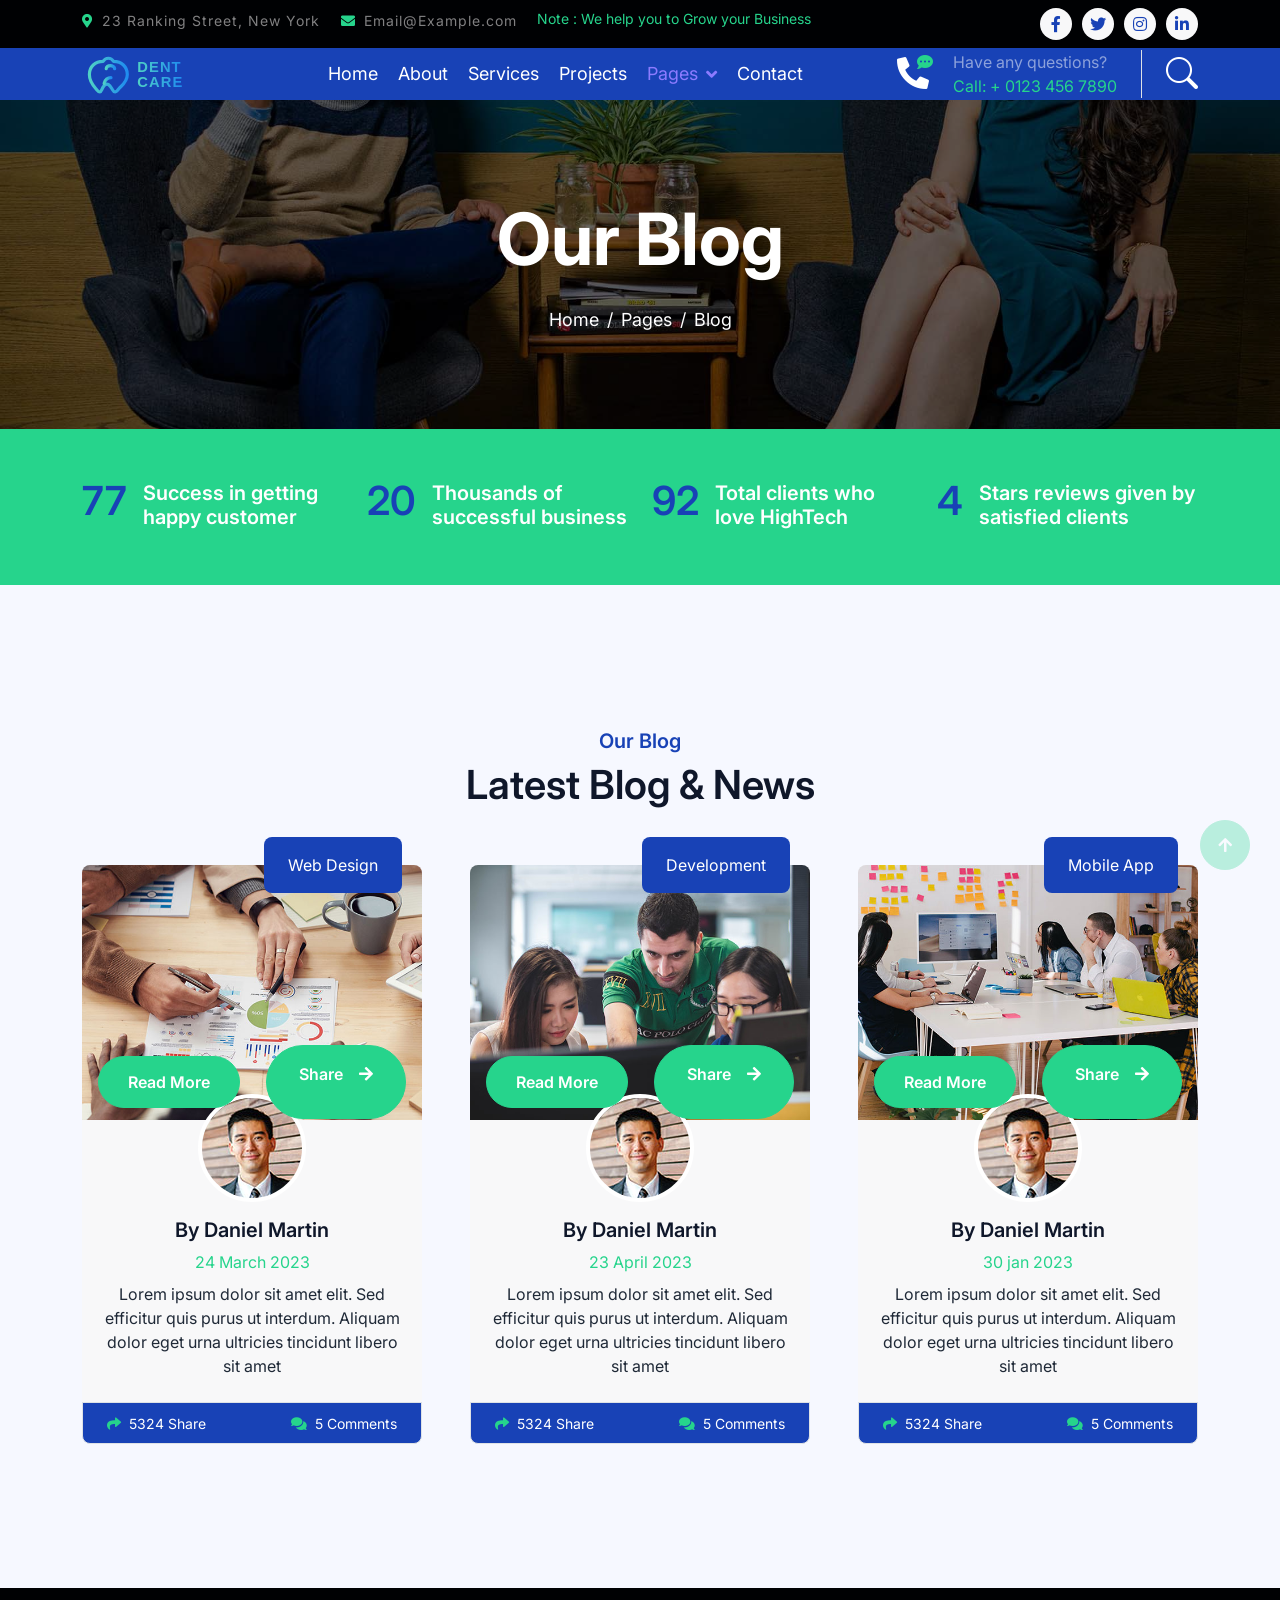
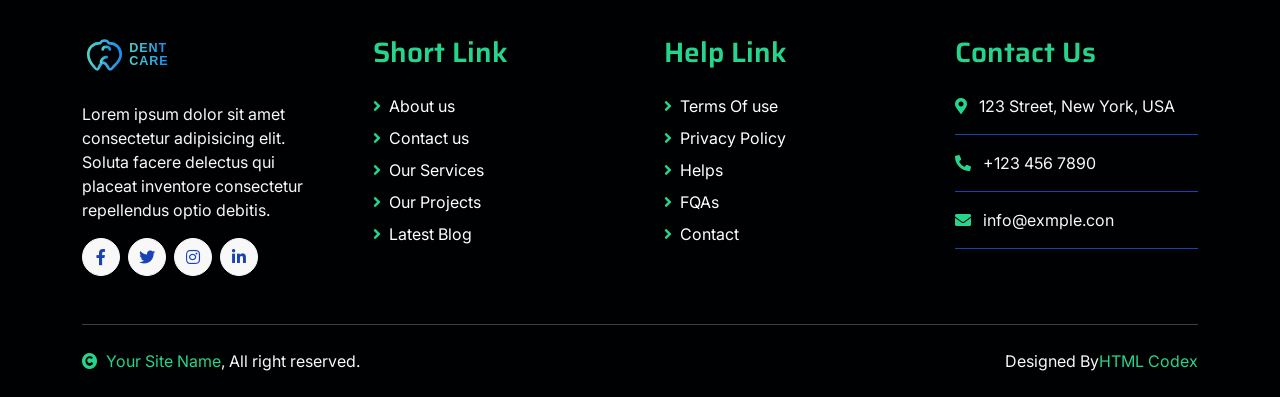
<file: blog.html>
<!DOCTYPE html>
<html lang="en">

    <head>
        <meta charset="utf-8">
        <title>HighTech - IT Solutions Website Template</title>
        <meta content="width=device-width, initial-scale=1.0" name="viewport">
        <meta content="" name="keywords">
        <meta content="" name="description">

        <!-- Google Web Fonts -->
        <link rel="preconnect" href="https://fonts.googleapis.com">
        <link rel="preconnect" href="https://fonts.gstatic.com" crossorigin>
        <link href="https://fonts.googleapis.com/css2?family=Inter:wght@400;500;600&family=Saira:wght@500;600;700&display=swap" rel="stylesheet"> 

        <!-- Icon Font Stylesheet -->
        <link href="https://cdnjs.cloudflare.com/ajax/libs/font-awesome/5.10.0/css/all.min.css" rel="stylesheet">
        <link href="https://cdn.jsdelivr.net/npm/bootstrap-icons@1.4.1/font/bootstrap-icons.css" rel="stylesheet">

        <!-- Libraries Stylesheet -->
        <link href="lib/animate/animate.min.css" rel="stylesheet">
        <link href="lib/owlcarousel/assets/owl.carousel.min.css" rel="stylesheet">

        <!-- Customized Bootstrap Stylesheet -->
        <link href="css/bootstrap.min.css" rel="stylesheet">

        <!-- Template Stylesheet -->
        <link href="css/style.css" rel="stylesheet">
    </head>

    <body>
        <!-- Spinner Start -->
        <div id="spinner" class="show position-fixed translate-middle w-100 vh-100 top-50 start-50 d-flex align-items-center justify-content-center">
            <div class="spinner-grow text-primary" role="status"></div>
        </div>
        <!-- Spinner End -->

        <!-- Topbar Start -->
        <div class="container-fluid bg-dark py-2 d-none d-md-flex">
            <div class="container">
                <div class="d-flex justify-content-between topbar">
                    <div class="top-info">
                        <small class="me-3 text-white-50"><a href="#"><i class="fas fa-map-marker-alt me-2 text-secondary"></i></a>23 Ranking Street, New York</small>
                        <small class="me-3 text-white-50"><a href="#"><i class="fas fa-envelope me-2 text-secondary"></i></a>Email@Example.com</small>
                    </div>
                    <div id="note" class="text-secondary d-none d-xl-flex"><small>Note : We help you to Grow your Business</small></div>
                    <div class="top-link">
                        <a href="" class="bg-light nav-fill btn btn-sm-square rounded-circle"><i class="fab fa-facebook-f text-primary"></i></a>
                        <a href="" class="bg-light nav-fill btn btn-sm-square rounded-circle"><i class="fab fa-twitter text-primary"></i></a>
                        <a href="" class="bg-light nav-fill btn btn-sm-square rounded-circle"><i class="fab fa-instagram text-primary"></i></a>
                        <a href="" class="bg-light nav-fill btn btn-sm-square rounded-circle me-0"><i class="fab fa-linkedin-in text-primary"></i></a>
                    </div>
                </div>
            </div>
        </div>
        <!-- Topbar End -->

        <!-- Navbar Start -->
        <div class="container-fluid bg-primary">
            <div class="container">
                <nav class="navbar navbar-dark navbar-expand-lg py-0">
                    <a href="index.html" class="navbar-brand d-flex align-items-center">
                        <img src="img/dentcare-logo.svg" alt="Dent Care logo" class="brand-logo">
                        <span class="visually-hidden">Dent Care</span>
                    </a>
                    <button type="button" class="navbar-toggler me-0" data-bs-toggle="collapse" data-bs-target="#navbarCollapse">
                        <span class="navbar-toggler-icon"></span>
                    </button>
                    <div class="collapse navbar-collapse bg-transparent" id="navbarCollapse">
                        <div class="navbar-nav ms-auto mx-xl-auto p-0">
                            <a href="index.html" class="nav-item nav-link">Home</a>
                            <a href="about.html" class="nav-item nav-link">About</a>
                            <a href="service.html" class="nav-item nav-link">Services</a>
                            <a href="project.html" class="nav-item nav-link">Projects</a>
                            <div class="nav-item dropdown">
                                <a href="#" class="nav-link dropdown-toggle active" data-bs-toggle="dropdown">Pages</a>
                                <div class="dropdown-menu rounded">
                                    <a href="blog.html" class="dropdown-item active">Our Blog</a>
                                    <a href="team.html" class="dropdown-item">Our Team</a>
                                    <a href="testimonial.html" class="dropdown-item">Testimonial</a>
                                    <a href="404.html" class="dropdown-item">404 Page</a>
                                </div>
                            </div>
                            <a href="contact.html" class="nav-item nav-link">Contact</a>
                        </div>
                    </div>
                    <div class="d-none d-xl-flex flex-shirink-0">
                        <div id="phone-tada" class="d-flex align-items-center justify-content-center me-4">
                            <a href="" class="position-relative animated tada infinite">
                                <i class="fa fa-phone-alt text-white fa-2x"></i>
                                <div class="position-absolute" style="top: -7px; left: 20px;">
                                    <span><i class="fa fa-comment-dots text-secondary"></i></span>
                                </div>
                            </a>
                        </div>
                        <div class="d-flex flex-column pe-4 border-end">
                            <span class="text-white-50">Have any questions?</span>
                            <span class="text-secondary">Call: + 0123 456 7890</span>
                        </div>
                        <div class="d-flex align-items-center justify-content-center ms-4 ">
                            <a href="#"><i class="bi bi-search text-white fa-2x"></i> </a>
                        </div>
                    </div>
                </nav>
            </div>
        </div>
        <!-- Navbar End -->

        
        <!-- Page Header Start -->
        <div class="container-fluid page-header py-5">
            <div class="container text-center py-5">
                <h1 class="display-2 text-white mb-4 animated slideInDown">Our Blog</h1>
                <nav aria-label="breadcrumb animated slideInDown">
                    <ol class="breadcrumb justify-content-center mb-0">
                        <li class="breadcrumb-item"><a href="#">Home</a></li>
                        <li class="breadcrumb-item"><a href="#">Pages</a></li>
                        <li class="breadcrumb-item" aria-current="page">Blog</li>
                    </ol>
                </nav>
            </div>
        </div>
        <!-- Page Header End -->


        <!-- Fact Start -->
        <div class="container-fluid bg-secondary py-5">
            <div class="container">
                <div class="row">
                    <div class="col-lg-3 wow fadeIn" data-wow-delay=".1s">
                        <div class="d-flex counter">
                            <h1 class="me-3 text-primary counter-value">99</h1>
                            <h5 class="text-white mt-1">Success in getting happy customer</h5>
                        </div>
                    </div>
                    <div class="col-lg-3 wow fadeIn" data-wow-delay=".3s">
                        <div class="d-flex counter">
                            <h1 class="me-3 text-primary counter-value">25</h1>
                            <h5 class="text-white mt-1">Thousands of successful business</h5>
                        </div>
                    </div>
                    <div class="col-lg-3 wow fadeIn" data-wow-delay=".5s">
                        <div class="d-flex counter">
                            <h1 class="me-3 text-primary counter-value">120</h1>
                            <h5 class="text-white mt-1">Total clients who love HighTech</h5>
                        </div>
                    </div>
                    <div class="col-lg-3 wow fadeIn" data-wow-delay=".7s">
                        <div class="d-flex counter">
                            <h1 class="me-3 text-primary counter-value">5</h1>
                            <h5 class="text-white mt-1">Stars reviews given by satisfied clients</h5>
                        </div>
                    </div>
                </div>
            </div>
        </div>
        <!-- Fact End -->


        <!-- Blog Start -->
        <div class="container-fluid blog py-5 my-5">
            <div class="container py-5">
                <div class="text-center mx-auto pb-5 wow fadeIn" data-wow-delay=".3s" style="max-width: 600px;">
                    <h5 class="text-primary">Our Blog</h5>
                    <h1>Latest Blog & News</h1>
                </div>
                <div class="row g-5 justify-content-center">
                    <div class="col-lg-6 col-xl-4 wow fadeIn" data-wow-delay=".3s">
                        <div class="blog-item position-relative bg-light rounded">
                            <img src="img/blog-1.jpg" class="img-fluid w-100 rounded-top" alt="">
                            <span class="position-absolute px-4 py-3 bg-primary text-white rounded" style="top: -28px; right: 20px;">Web Design</span>
                            <div class="blog-btn d-flex justify-content-between position-relative px-3" style="margin-top: -75px;">
                                <div class="blog-icon btn btn-secondary px-3 rounded-pill my-auto">
                                    <a href="" class="btn text-white">Read More</a>
                                </div>
                                <div class="blog-btn-icon btn btn-secondary px-4 py-3 rounded-pill ">
                                    <div class="blog-icon-1">
                                        <p class="text-white px-2">Share<i class="fa fa-arrow-right ms-3"></i></p>
                                    </div>
                                    <div class="blog-icon-2">
                                        <a href="" class="btn me-1"><i class="fab fa-facebook-f text-white"></i></a>
                                        <a href="" class="btn me-1"><i class="fab fa-twitter text-white"></i></a>
                                        <a href="" class="btn me-1"><i class="fab fa-instagram text-white"></i></a>
                                    </div>
                                </div>
                            </div>
                            <div class="blog-content text-center position-relative px-3" style="margin-top: -25px;">
                                <img src="img/admin.jpg" class="img-fluid rounded-circle border border-4 border-white mb-3" alt="">
                                <h5 class="">By Daniel Martin</h5>
                                <span class="text-secondary">24 March 2023</span>
                                <p class="py-2">Lorem ipsum dolor sit amet elit. Sed efficitur quis purus ut interdum. Aliquam dolor eget urna ultricies tincidunt libero sit amet</p>
                            </div>
                            <div class="blog-coment d-flex justify-content-between px-4 py-2 border bg-primary rounded-bottom">
                                <a href="" class="text-white"><small><i class="fas fa-share me-2 text-secondary"></i>5324 Share</small></a>
                                <a href="" class="text-white"><small><i class="fa fa-comments me-2 text-secondary"></i>5 Comments</small></a>
                            </div>
                        </div>
                    </div>
                    <div class="col-lg-6 col-xl-4 wow fadeIn" data-wow-delay=".5s">
                        <div class="blog-item position-relative bg-light rounded">
                            <img src="img/blog-2.jpg" class="img-fluid w-100 rounded-top" alt="">
                            <span class="position-absolute px-4 py-3 bg-primary text-white rounded" style="top: -28px; right: 20px;">Development</span>
                            <div class="blog-btn d-flex justify-content-between position-relative px-3" style="margin-top: -75px;">
                                <div class="blog-icon btn btn-secondary px-3 rounded-pill my-auto">
                                    <a href="" class="btn text-white ">Read More</a>
                                </div>
                                <div class="blog-btn-icon btn btn-secondary px-4 py-3 rounded-pill ">
                                    <div class="blog-icon-1">
                                        <p class="text-white px-2">Share<i class="fa fa-arrow-right ms-3"></i></p>
                                    </div>
                                    <div class="blog-icon-2">
                                        <a href="" class="btn me-1"><i class="fab fa-facebook-f text-white"></i></a>
                                        <a href="" class="btn me-1"><i class="fab fa-twitter text-white"></i></a>
                                        <a href="" class="btn me-1"><i class="fab fa-instagram text-white"></i></a>
                                    </div>
                                </div>
                            </div>
                            <div class="blog-content text-center position-relative px-3" style="margin-top: -25px;">
                                <img src="img/admin.jpg" class="img-fluid rounded-circle border border-4 border-white mb-3" alt="">
                                <h5 class="">By Daniel Martin</h5>
                                <span class="text-secondary">23 April 2023</span>
                                <p class="py-2">Lorem ipsum dolor sit amet elit. Sed efficitur quis purus ut interdum. Aliquam dolor eget urna ultricies tincidunt libero sit amet</p>
                            </div>
                            <div class="blog-coment d-flex justify-content-between px-4 py-2 border bg-primary rounded-bottom">
                                <a href="" class="text-white"><small><i class="fas fa-share me-2 text-secondary"></i>5324 Share</small></a>
                                <a href="" class="text-white"><small><i class="fa fa-comments me-2 text-secondary"></i>5 Comments</small></a>
                            </div>
                        </div>
                    </div>
                    <div class="col-lg-6 col-xl-4 wow fadeIn" data-wow-delay=".7s">
                        <div class="blog-item position-relative bg-light rounded">
                            <img src="img/blog-3.jpg" class="img-fluid w-100 rounded-top" alt="">
                            <span class="position-absolute px-4 py-3 bg-primary text-white rounded" style="top: -28px; right: 20px;">Mobile App</span>
                            <div class="blog-btn d-flex justify-content-between position-relative px-3" style="margin-top: -75px;">
                                <div class="blog-icon btn btn-secondary px-3 rounded-pill my-auto">
                                    <a href="" class="btn text-white ">Read More</a>
                                </div>
                                <div class="blog-btn-icon btn btn-secondary px-4 py-3 rounded-pill ">
                                    <div class="blog-icon-1">
                                        <p class="text-white px-2">Share<i class="fa fa-arrow-right ms-3"></i></p>
                                    </div>
                                    <div class="blog-icon-2">
                                        <a href="" class="btn me-1"><i class="fab fa-facebook-f text-white"></i></a>
                                        <a href="" class="btn me-1"><i class="fab fa-twitter text-white"></i></a>
                                        <a href="" class="btn me-1"><i class="fab fa-instagram text-white"></i></a>
                                    </div>
                                </div>
                            </div>
                            <div class="blog-content text-center position-relative px-3" style="margin-top: -25px;">
                                <img src="img/admin.jpg" class="img-fluid rounded-circle border border-4 border-white mb-3" alt="">
                                <h5 class="">By Daniel Martin</h5>
                                <span class="text-secondary">30 jan 2023</span>
                                <p class="py-2">Lorem ipsum dolor sit amet elit. Sed efficitur quis purus ut interdum. Aliquam dolor eget urna ultricies tincidunt libero sit amet</p>
                            </div>
                            <div class="blog-coments d-flex justify-content-between px-4 py-2 border bg-primary rounded-bottom">
                                <a href="" class="text-white"><small><i class="fas fa-share me-2 text-secondary"></i>5324 Share</small></a>
                                <a href="" class="text-white"><small><i class="fa fa-comments me-2 text-secondary"></i>5 Comments</small></a>
                            </div>
                        </div>
                    </div>
                </div>
            </div>
        </div>
        <!-- Blog End -->


        <!-- Footer Start -->
         <div class="container-fluid footer bg-dark wow fadeIn" data-wow-delay=".3s">
            <div class="container pt-5 pb-4">
                <div class="row g-5">
                    <div class="col-lg-3 col-md-6">
                        <a href="index.html" class="footer-brand d-inline-flex align-items-center">
                            <img src="img/dentcare-logo.svg" alt="Dent Care logo" class="brand-logo">
                            <span class="visually-hidden">Dent Care</span>
                        </a>
                        <p class="mt-4 text-light">Lorem ipsum dolor sit amet consectetur adipisicing elit. Soluta facere delectus qui placeat inventore consectetur repellendus optio debitis.</p>
                        <div class="d-flex hightech-link">
                            <a href="" class="btn-light nav-fill btn btn-square rounded-circle me-2"><i class="fab fa-facebook-f text-primary"></i></a>
                            <a href="" class="btn-light nav-fill btn btn-square rounded-circle me-2"><i class="fab fa-twitter text-primary"></i></a>
                            <a href="" class="btn-light nav-fill btn btn-square rounded-circle me-2"><i class="fab fa-instagram text-primary"></i></a>
                            <a href="" class="btn-light nav-fill btn btn-square rounded-circle me-0"><i class="fab fa-linkedin-in text-primary"></i></a>
                        </div>
                    </div>
                    <div class="col-lg-3 col-md-6">
                        <a href="#" class="h3 text-secondary">Short Link</a>
                        <div class="mt-4 d-flex flex-column short-link">
                            <a href="" class="mb-2 text-white"><i class="fas fa-angle-right text-secondary me-2"></i>About us</a>
                            <a href="" class="mb-2 text-white"><i class="fas fa-angle-right text-secondary me-2"></i>Contact us</a>
                            <a href="" class="mb-2 text-white"><i class="fas fa-angle-right text-secondary me-2"></i>Our Services</a>
                            <a href="" class="mb-2 text-white"><i class="fas fa-angle-right text-secondary me-2"></i>Our Projects</a>
                            <a href="" class="mb-2 text-white"><i class="fas fa-angle-right text-secondary me-2"></i>Latest Blog</a>
                        </div>
                    </div>
                    <div class="col-lg-3 col-md-6">
                        <a href="#" class="h3 text-secondary">Help Link</a>
                        <div class="mt-4 d-flex flex-column help-link">
                            <a href="" class="mb-2 text-white"><i class="fas fa-angle-right text-secondary me-2"></i>Terms Of use</a>
                            <a href="" class="mb-2 text-white"><i class="fas fa-angle-right text-secondary me-2"></i>Privacy Policy</a>
                            <a href="" class="mb-2 text-white"><i class="fas fa-angle-right text-secondary me-2"></i>Helps</a>
                            <a href="" class="mb-2 text-white"><i class="fas fa-angle-right text-secondary me-2"></i>FQAs</a>
                            <a href="" class="mb-2 text-white"><i class="fas fa-angle-right text-secondary me-2"></i>Contact</a>
                        </div>
                    </div>
                    <div class="col-lg-3 col-md-6">
                        <a href="#" class="h3 text-secondary">Contact Us</a>
                        <div class="text-white mt-4 d-flex flex-column contact-link">
                            <a href="#" class="pb-3 text-light border-bottom border-primary"><i class="fas fa-map-marker-alt text-secondary me-2"></i> 123 Street, New York, USA</a>
                            <a href="#" class="py-3 text-light border-bottom border-primary"><i class="fas fa-phone-alt text-secondary me-2"></i> +123 456 7890</a>
                            <a href="#" class="py-3 text-light border-bottom border-primary"><i class="fas fa-envelope text-secondary me-2"></i> info@exmple.con</a>
                        </div>
                    </div>
                </div>
                <hr class="text-light mt-5 mb-4">
                <div class="row">
                    <div class="col-md-6 text-center text-md-start">
                        <span class="text-light"><a href="#" class="text-secondary"><i class="fas fa-copyright text-secondary me-2"></i>Your Site Name</a>, All right reserved.</span>
                    </div>
                    <div class="col-md-6 text-center text-md-end">
                        <!--/*** This template is free as long as you keep the footer author’s credit link/attribution link/backlink. If you'd like to use the template without the footer author’s credit link/attribution link/backlink, you can purchase the Credit Removal License from "https://htmlcodex.com/credit-removal". Thank you for your support. ***/-->
                        <span class="text-light">Designed By<a href="https://htmlcodex.com" class="text-secondary">HTML Codex</a></span>
                    </div>
                </div>
            </div>
        </div>
        <!-- Footer End -->


        <!-- Back to Top -->
        <a href="#" class="btn btn-secondary btn-square rounded-circle back-to-top"><i class="fa fa-arrow-up text-white"></i></a>

        
        <!-- JavaScript Libraries -->
        <script src="https://ajax.googleapis.com/ajax/libs/jquery/3.6.4/jquery.min.js"></script>
        <script src="https://cdn.jsdelivr.net/npm/bootstrap@5.0.0/dist/js/bootstrap.bundle.min.js"></script>
        <script src="lib/wow/wow.min.js"></script>
        <script src="lib/easing/easing.min.js"></script>
        <script src="lib/waypoints/waypoints.min.js"></script>
        <script src="lib/owlcarousel/owl.carousel.min.js"></script>

        <!-- Template Javascript -->
        <script src="js/main.js"></script>
    </body>

</html>
</file>
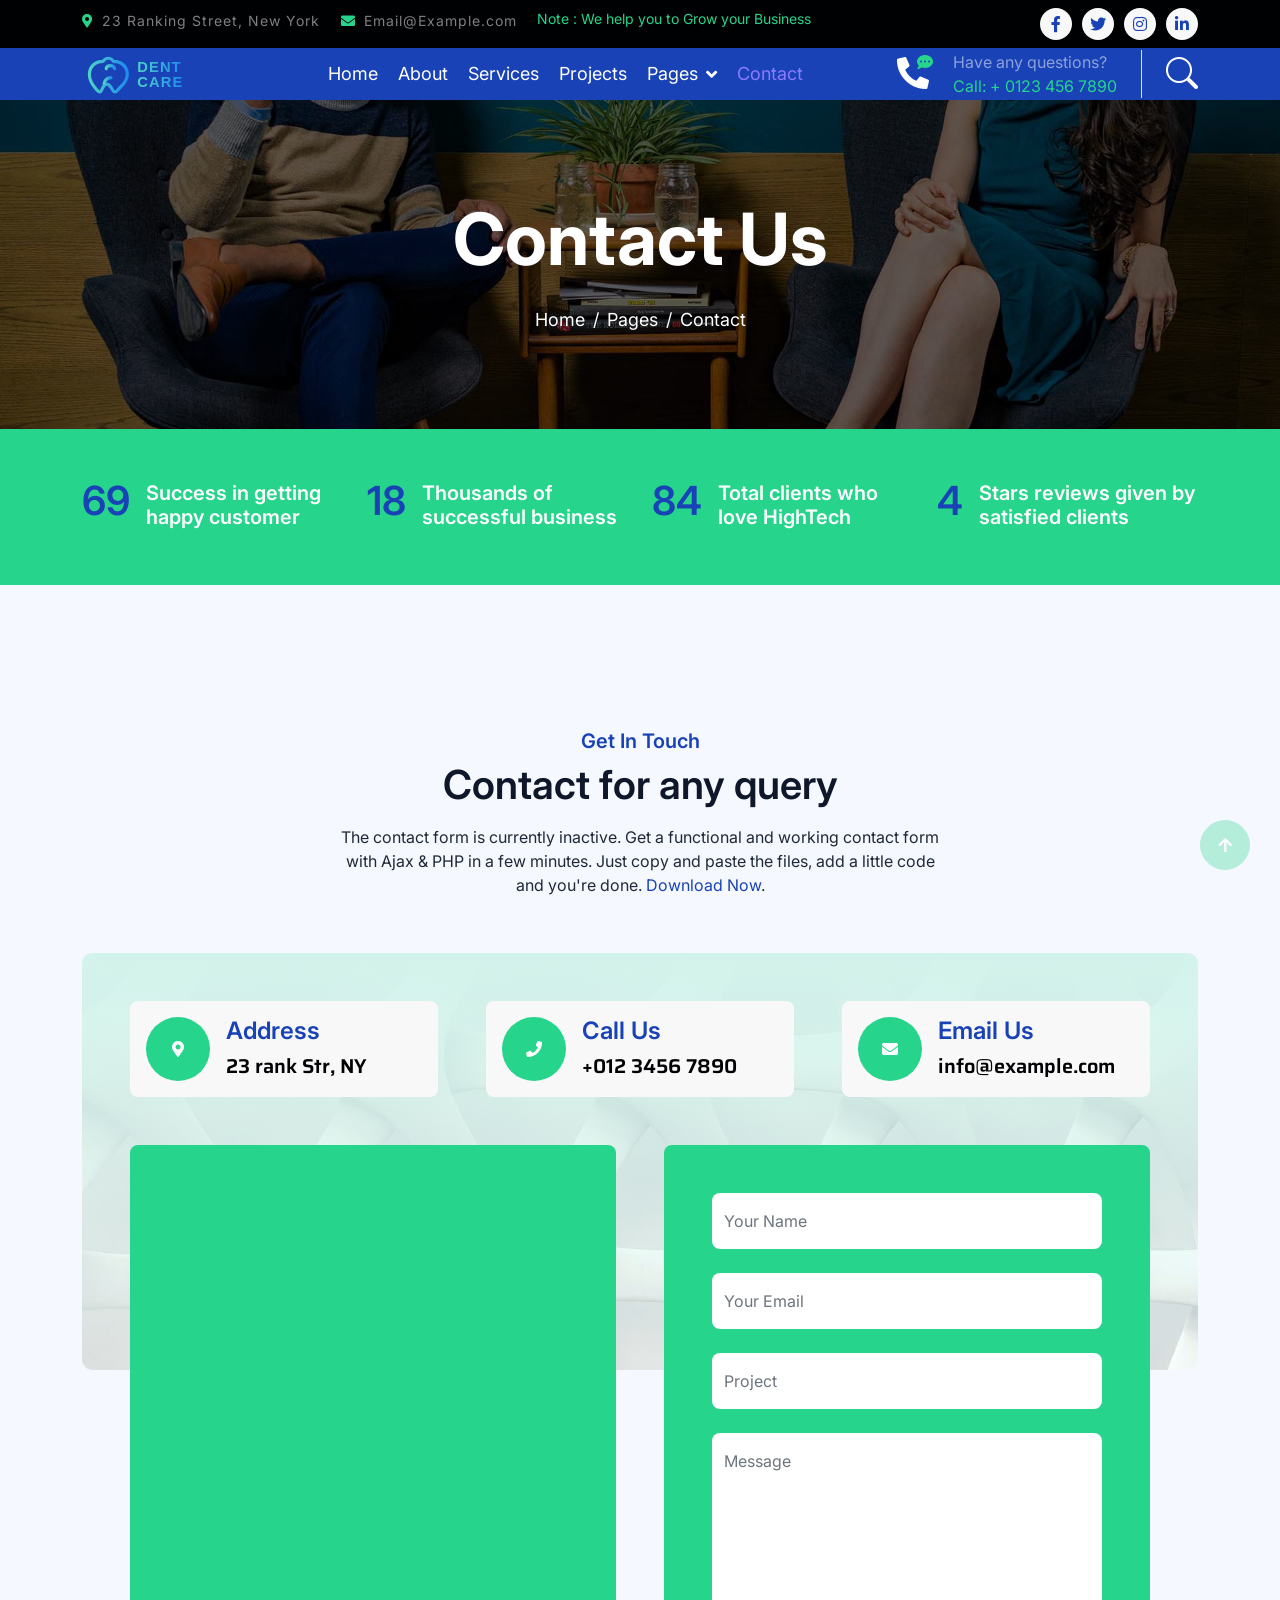
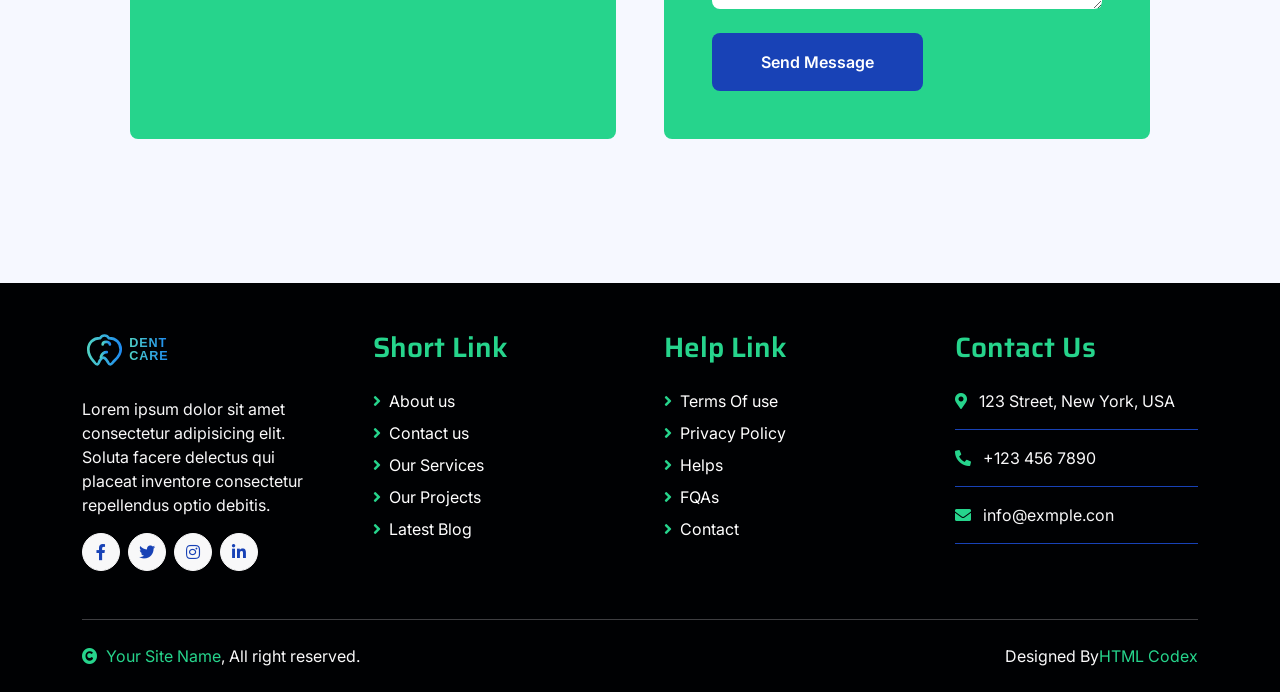
<file: contact.html>
<!DOCTYPE html>
<html lang="en">

    <head>
        <meta charset="utf-8">
        <title>HighTech - IT Solutions Website Template</title>
        <meta content="width=device-width, initial-scale=1.0" name="viewport">
        <meta content="" name="keywords">
        <meta content="" name="description">

        <!-- Google Web Fonts -->
        <link rel="preconnect" href="https://fonts.googleapis.com">
        <link rel="preconnect" href="https://fonts.gstatic.com" crossorigin>
        <link href="https://fonts.googleapis.com/css2?family=Inter:wght@400;500;600&family=Saira:wght@500;600;700&display=swap" rel="stylesheet"> 

        <!-- Icon Font Stylesheet -->
        <link href="https://cdnjs.cloudflare.com/ajax/libs/font-awesome/5.10.0/css/all.min.css" rel="stylesheet">
        <link href="https://cdn.jsdelivr.net/npm/bootstrap-icons@1.4.1/font/bootstrap-icons.css" rel="stylesheet">

        <!-- Libraries Stylesheet -->
        <link href="lib/animate/animate.min.css" rel="stylesheet">
        <link href="lib/owlcarousel/assets/owl.carousel.min.css" rel="stylesheet">

        <!-- Customized Bootstrap Stylesheet -->
        <link href="css/bootstrap.min.css" rel="stylesheet">

        <!-- Template Stylesheet -->
        <link href="css/style.css" rel="stylesheet">
    </head>

    <body>
        <!-- Spinner Start -->
        <div id="spinner" class="show position-fixed translate-middle w-100 vh-100 top-50 start-50 d-flex align-items-center justify-content-center">
            <div class="spinner-grow text-primary" role="status"></div>
        </div>
        <!-- Spinner End -->

        <!-- Topbar Start -->
        <div class="container-fluid bg-dark py-2 d-none d-md-flex">
            <div class="container">
                <div class="d-flex justify-content-between topbar">
                    <div class="top-info">
                        <small class="me-3 text-white-50"><a href="#"><i class="fas fa-map-marker-alt me-2 text-secondary"></i></a>23 Ranking Street, New York</small>
                        <small class="me-3 text-white-50"><a href="#"><i class="fas fa-envelope me-2 text-secondary"></i></a>Email@Example.com</small>
                    </div>
                    <div id="note" class="text-secondary d-none d-xl-flex"><small>Note : We help you to Grow your Business</small></div>
                    <div class="top-link">
                        <a href="" class="bg-light nav-fill btn btn-sm-square rounded-circle"><i class="fab fa-facebook-f text-primary"></i></a>
                        <a href="" class="bg-light nav-fill btn btn-sm-square rounded-circle"><i class="fab fa-twitter text-primary"></i></a>
                        <a href="" class="bg-light nav-fill btn btn-sm-square rounded-circle"><i class="fab fa-instagram text-primary"></i></a>
                        <a href="" class="bg-light nav-fill btn btn-sm-square rounded-circle me-0"><i class="fab fa-linkedin-in text-primary"></i></a>
                    </div>
                </div>
            </div>
        </div>
        <!-- Topbar End -->

        <!-- Navbar Start -->
        <div class="container-fluid bg-primary">
            <div class="container">
                <nav class="navbar navbar-dark navbar-expand-lg py-0">
                    <a href="index.html" class="navbar-brand d-flex align-items-center">
                        <img src="img/dentcare-logo.svg" alt="Dent Care logo" class="brand-logo">
                        <span class="visually-hidden">Dent Care</span>
                    </a>
                    <button type="button" class="navbar-toggler me-0" data-bs-toggle="collapse" data-bs-target="#navbarCollapse">
                        <span class="navbar-toggler-icon"></span>
                    </button>
                    <div class="collapse navbar-collapse bg-transparent" id="navbarCollapse">
                        <div class="navbar-nav ms-auto mx-xl-auto p-0">
                            <a href="index.html" class="nav-item nav-link">Home</a>
                            <a href="about.html" class="nav-item nav-link">About</a>
                            <a href="service.html" class="nav-item nav-link">Services</a>
                            <a href="project.html" class="nav-item nav-link">Projects</a>
                            <div class="nav-item dropdown">
                                <a href="#" class="nav-link dropdown-toggle" data-bs-toggle="dropdown">Pages</a>
                                <div class="dropdown-menu rounded">
                                    <a href="blog.html" class="dropdown-item">Our Blog</a>
                                    <a href="team.html" class="dropdown-item">Our Team</a>
                                    <a href="testimonial.html" class="dropdown-item">Testimonial</a>
                                    <a href="404.html" class="dropdown-item">404 Page</a>
                                </div>
                            </div>
                            <a href="contact.html" class="nav-item nav-link active">Contact</a>
                        </div>
                    </div>
                    <div class="d-none d-xl-flex flex-shirink-0">
                        <div id="phone-tada" class="d-flex align-items-center justify-content-center me-4">
                            <a href="" class="position-relative animated tada infinite">
                                <i class="fa fa-phone-alt text-white fa-2x"></i>
                                <div class="position-absolute" style="top: -7px; left: 20px;">
                                    <span><i class="fa fa-comment-dots text-secondary"></i></span>
                                </div>
                            </a>
                        </div>
                        <div class="d-flex flex-column pe-4 border-end">
                            <span class="text-white-50">Have any questions?</span>
                            <span class="text-secondary">Call: + 0123 456 7890</span>
                        </div>
                        <div class="d-flex align-items-center justify-content-center ms-4 ">
                            <a href="#"><i class="bi bi-search text-white fa-2x"></i> </a>
                        </div>
                    </div>
                </nav>
            </div>
        </div>
        <!-- Navbar End -->

        
        <!-- Page Header Start -->
        <div class="container-fluid page-header py-5">
            <div class="container text-center py-5">
                <h1 class="display-2 text-white mb-4 animated slideInDown">Contact Us</h1>
                <nav aria-label="breadcrumb animated slideInDown">
                    <ol class="breadcrumb justify-content-center mb-0">
                        <li class="breadcrumb-item"><a href="#">Home</a></li>
                        <li class="breadcrumb-item"><a href="#">Pages</a></li>
                        <li class="breadcrumb-item" aria-current="page">Contact</li>
                    </ol>
                </nav>
            </div>
        </div>
        <!-- Page Header End -->


        <!-- Fact Start -->
        <div class="container-fluid bg-secondary py-5">
            <div class="container">
                <div class="row">
                    <div class="col-lg-3 wow fadeIn" data-wow-delay=".1s">
                        <div class="d-flex counter">
                            <h1 class="me-3 text-primary counter-value">99</h1>
                            <h5 class="text-white mt-1">Success in getting happy customer</h5>
                        </div>
                    </div>
                    <div class="col-lg-3 wow fadeIn" data-wow-delay=".3s">
                        <div class="d-flex counter">
                            <h1 class="me-3 text-primary counter-value">25</h1>
                            <h5 class="text-white mt-1">Thousands of successful business</h5>
                        </div>
                    </div>
                    <div class="col-lg-3 wow fadeIn" data-wow-delay=".5s">
                        <div class="d-flex counter">
                            <h1 class="me-3 text-primary counter-value">120</h1>
                            <h5 class="text-white mt-1">Total clients who love HighTech</h5>
                        </div>
                    </div>
                    <div class="col-lg-3 wow fadeIn" data-wow-delay=".7s">
                        <div class="d-flex counter">
                            <h1 class="me-3 text-primary counter-value">5</h1>
                            <h5 class="text-white mt-1">Stars reviews given by satisfied clients</h5>
                        </div>
                    </div>
                </div>
            </div>
        </div>
        <!-- Fact End -->


        <!-- Contact Start -->
        <div class="container-fluid py-5 mt-5">
            <div class="container py-5">
                <div class="text-center mx-auto pb-5 wow fadeIn" data-wow-delay=".3s" style="max-width: 600px;">
                    <h5 class="text-primary">Get In Touch</h5>
                    <h1 class="mb-3">Contact for any query</h1>
                    <p class="mb-2">The contact form is currently inactive. Get a functional and working contact form with Ajax & PHP in a few minutes. Just copy and paste the files, add a little code and you're done. <a href="https://htmlcodex.com/contact-form">Download Now</a>.</p>
                </div>
                <div class="contact-detail position-relative p-5">
                    <div class="row g-5 mb-5 justify-content-center">
                        <div class="col-xl-4 col-lg-6 wow fadeIn" data-wow-delay=".3s">
                            <div class="d-flex bg-light p-3 rounded">
                                <div class="flex-shrink-0 btn-square bg-secondary rounded-circle" style="width: 64px; height: 64px;">
                                    <i class="fas fa-map-marker-alt text-white"></i>
                                </div>
                                <div class="ms-3">
                                    <h4 class="text-primary">Address</h4>
                                    <a href="https://goo.gl/maps/Zd4BCynmTb98ivUJ6" target="_blank" class="h5">23 rank Str, NY</a>
                                </div>
                            </div>
                        </div>
                        <div class="col-xl-4 col-lg-6 wow fadeIn" data-wow-delay=".5s">
                            <div class="d-flex bg-light p-3 rounded">
                                <div class="flex-shrink-0 btn-square bg-secondary rounded-circle" style="width: 64px; height: 64px;">
                                    <i class="fa fa-phone text-white"></i>
                                </div>
                                <div class="ms-3">
                                    <h4 class="text-primary">Call Us</h4>
                                    <a class="h5" href="tel:+0123456789" target="_blank">+012 3456 7890</a>
                                </div>
                            </div>
                        </div>
                        <div class="col-xl-4 col-lg-6 wow fadeIn" data-wow-delay=".7s">
                            <div class="d-flex bg-light p-3 rounded">
                                <div class="flex-shrink-0 btn-square bg-secondary rounded-circle" style="width: 64px; height: 64px;">
                                    <i class="fa fa-envelope text-white"></i>
                                </div>
                                <div class="ms-3">
                                    <h4 class="text-primary">Email Us</h4>
                                    <a class="h5" href="mailto:info@example.com" target="_blank">info@example.com</a>
                                </div>
                            </div>
                        </div>
                    </div>
                    <div class="row g-5">
                        <div class="col-lg-6 wow fadeIn" data-wow-delay=".3s">
                            <div class="p-5 h-100 rounded contact-map">
                                <iframe class="rounded w-100 h-100" src="https://www.google.com/maps/embed?pb=!1m18!1m12!1m3!1d3025.4710403339755!2d-73.82241512404069!3d40.685622471397615!2m3!1f0!2f0!3f0!3m2!1i1024!2i768!4f13.1!3m3!1m2!1s0x89c26749046ee14f%3A0xea672968476d962c!2s123rd%20St%2C%20Queens%2C%20NY%2C%20USA!5e0!3m2!1sen!2sbd!4v1686493221834!5m2!1sen!2sbd" style="border:0;" allowfullscreen="" loading="lazy" referrerpolicy="no-referrer-when-downgrade"></iframe>
                            </div>
                        </div>
                        <div class="col-lg-6 wow fadeIn" data-wow-delay=".5s">
                            <div class="p-5 rounded contact-form">
                                <div class="mb-4">
                                    <input type="text" class="form-control border-0 py-3" placeholder="Your Name">
                                </div>
                                <div class="mb-4">
                                    <input type="email" class="form-control border-0 py-3" placeholder="Your Email">
                                </div>
                                <div class="mb-4">
                                    <input type="text" class="form-control border-0 py-3" placeholder="Project">
                                </div>
                                <div class="mb-4">
                                    <textarea class="w-100 form-control border-0 py-3" rows="6" cols="10" placeholder="Message"></textarea>
                                </div>
                                <div class="text-start">
                                    <button class="btn bg-primary text-white py-3 px-5" type="button">Send Message</button>
                                </div>
                            </div>
                        </div>
                    </div>
                </div>
            </div> 
        </div>
        <!-- Contact End -->


        <!-- Footer Start -->
         <div class="container-fluid footer bg-dark wow fadeIn" data-wow-delay=".3s">
            <div class="container pt-5 pb-4">
                <div class="row g-5">
                    <div class="col-lg-3 col-md-6">
                        <a href="index.html" class="footer-brand d-inline-flex align-items-center">
                            <img src="img/dentcare-logo.svg" alt="Dent Care logo" class="brand-logo">
                            <span class="visually-hidden">Dent Care</span>
                        </a>
                        <p class="mt-4 text-light">Lorem ipsum dolor sit amet consectetur adipisicing elit. Soluta facere delectus qui placeat inventore consectetur repellendus optio debitis.</p>
                        <div class="d-flex hightech-link">
                            <a href="" class="btn-light nav-fill btn btn-square rounded-circle me-2"><i class="fab fa-facebook-f text-primary"></i></a>
                            <a href="" class="btn-light nav-fill btn btn-square rounded-circle me-2"><i class="fab fa-twitter text-primary"></i></a>
                            <a href="" class="btn-light nav-fill btn btn-square rounded-circle me-2"><i class="fab fa-instagram text-primary"></i></a>
                            <a href="" class="btn-light nav-fill btn btn-square rounded-circle me-0"><i class="fab fa-linkedin-in text-primary"></i></a>
                        </div>
                    </div>
                    <div class="col-lg-3 col-md-6">
                        <a href="#" class="h3 text-secondary">Short Link</a>
                        <div class="mt-4 d-flex flex-column short-link">
                            <a href="" class="mb-2 text-white"><i class="fas fa-angle-right text-secondary me-2"></i>About us</a>
                            <a href="" class="mb-2 text-white"><i class="fas fa-angle-right text-secondary me-2"></i>Contact us</a>
                            <a href="" class="mb-2 text-white"><i class="fas fa-angle-right text-secondary me-2"></i>Our Services</a>
                            <a href="" class="mb-2 text-white"><i class="fas fa-angle-right text-secondary me-2"></i>Our Projects</a>
                            <a href="" class="mb-2 text-white"><i class="fas fa-angle-right text-secondary me-2"></i>Latest Blog</a>
                        </div>
                    </div>
                    <div class="col-lg-3 col-md-6">
                        <a href="#" class="h3 text-secondary">Help Link</a>
                        <div class="mt-4 d-flex flex-column help-link">
                            <a href="" class="mb-2 text-white"><i class="fas fa-angle-right text-secondary me-2"></i>Terms Of use</a>
                            <a href="" class="mb-2 text-white"><i class="fas fa-angle-right text-secondary me-2"></i>Privacy Policy</a>
                            <a href="" class="mb-2 text-white"><i class="fas fa-angle-right text-secondary me-2"></i>Helps</a>
                            <a href="" class="mb-2 text-white"><i class="fas fa-angle-right text-secondary me-2"></i>FQAs</a>
                            <a href="" class="mb-2 text-white"><i class="fas fa-angle-right text-secondary me-2"></i>Contact</a>
                        </div>
                    </div>
                    <div class="col-lg-3 col-md-6">
                        <a href="#" class="h3 text-secondary">Contact Us</a>
                        <div class="text-white mt-4 d-flex flex-column contact-link">
                            <a href="#" class="pb-3 text-light border-bottom border-primary"><i class="fas fa-map-marker-alt text-secondary me-2"></i> 123 Street, New York, USA</a>
                            <a href="#" class="py-3 text-light border-bottom border-primary"><i class="fas fa-phone-alt text-secondary me-2"></i> +123 456 7890</a>
                            <a href="#" class="py-3 text-light border-bottom border-primary"><i class="fas fa-envelope text-secondary me-2"></i> info@exmple.con</a>
                        </div>
                    </div>
                </div>
                <hr class="text-light mt-5 mb-4">
                <div class="row">
                    <div class="col-md-6 text-center text-md-start">
                        <span class="text-light"><a href="#" class="text-secondary"><i class="fas fa-copyright text-secondary me-2"></i>Your Site Name</a>, All right reserved.</span>
                    </div>
                    <div class="col-md-6 text-center text-md-end">
                        <!--/*** This template is free as long as you keep the footer author’s credit link/attribution link/backlink. If you'd like to use the template without the footer author’s credit link/attribution link/backlink, you can purchase the Credit Removal License from "https://htmlcodex.com/credit-removal". Thank you for your support. ***/-->
                        <span class="text-light">Designed By<a href="https://htmlcodex.com" class="text-secondary">HTML Codex</a></span>
                    </div>
                </div>
            </div>
        </div>
        <!-- Footer End -->


        <!-- Back to Top -->
        <a href="#" class="btn btn-secondary btn-square rounded-circle back-to-top"><i class="fa fa-arrow-up text-white"></i></a>

        
        <!-- JavaScript Libraries -->
        <script src="https://ajax.googleapis.com/ajax/libs/jquery/3.6.4/jquery.min.js"></script>
        <script src="https://cdn.jsdelivr.net/npm/bootstrap@5.0.0/dist/js/bootstrap.bundle.min.js"></script>
        <script src="lib/wow/wow.min.js"></script>
        <script src="lib/easing/easing.min.js"></script>
        <script src="lib/waypoints/waypoints.min.js"></script>
        <script src="lib/owlcarousel/owl.carousel.min.js"></script>

        <!-- Template Javascript -->
        <script src="js/main.js"></script>
    </body>

</html>
</file>
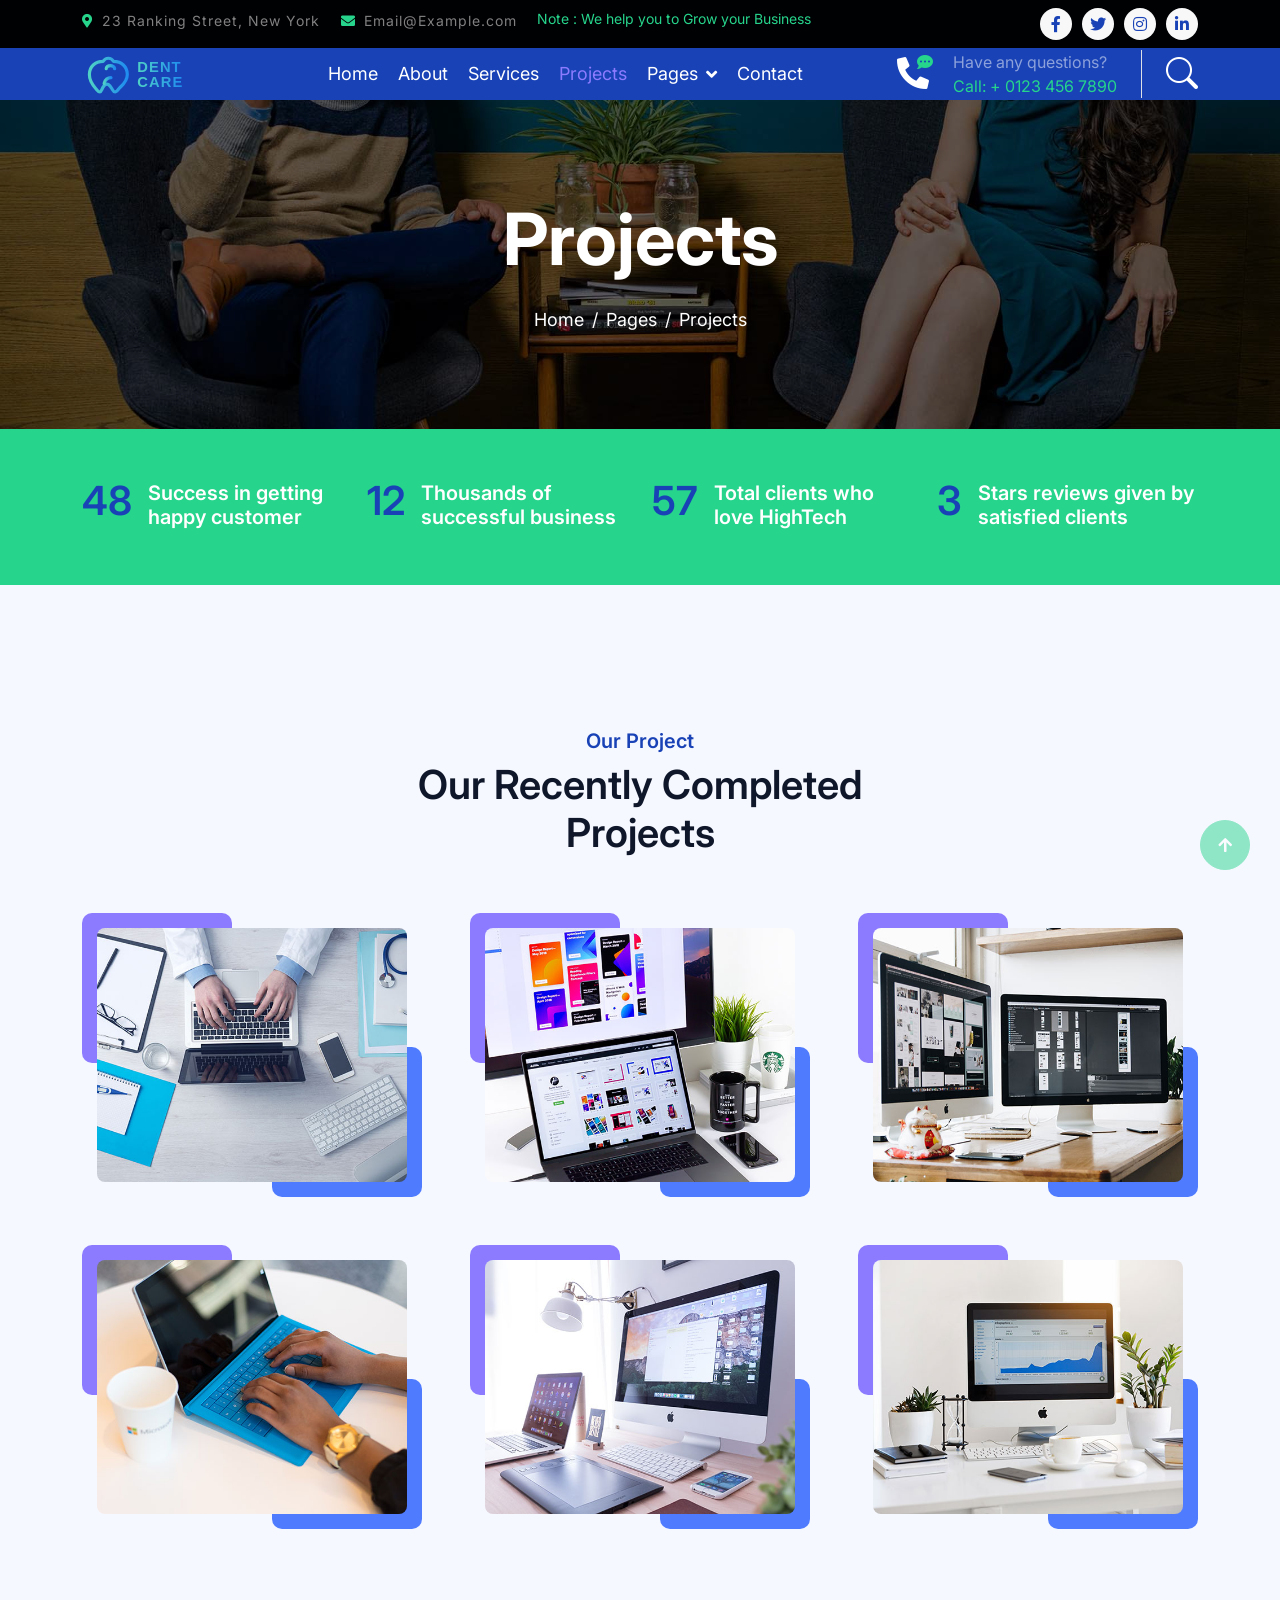
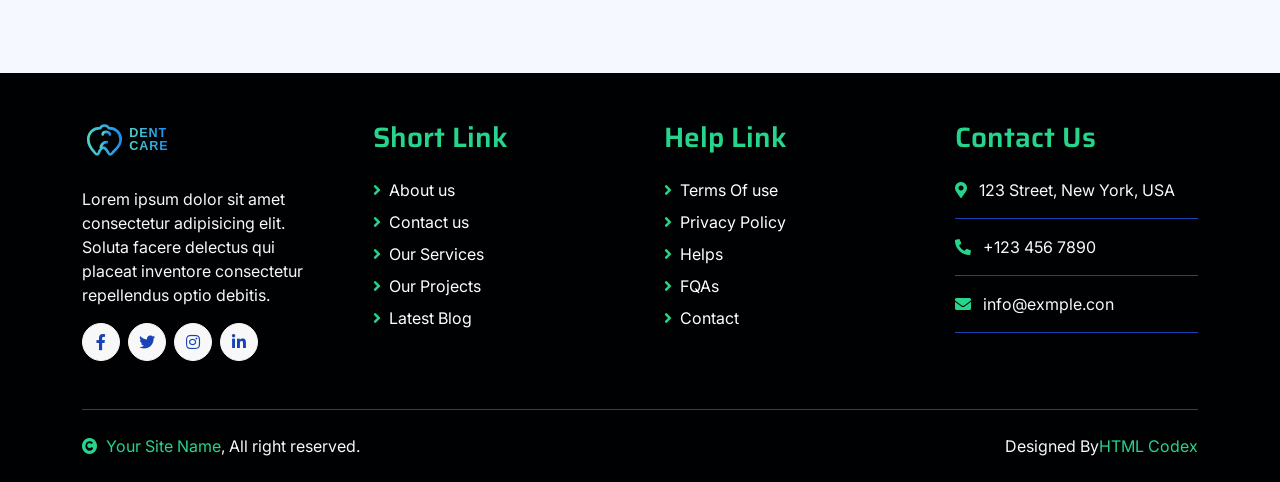
<file: project.html>
<!DOCTYPE html>
<html lang="en">

    <head>
        <meta charset="utf-8">
        <title>HighTech - IT Solutions Website Template</title>
        <meta content="width=device-width, initial-scale=1.0" name="viewport">
        <meta content="" name="keywords">
        <meta content="" name="description">

        <!-- Google Web Fonts -->
        <link rel="preconnect" href="https://fonts.googleapis.com">
        <link rel="preconnect" href="https://fonts.gstatic.com" crossorigin>
        <link href="https://fonts.googleapis.com/css2?family=Inter:wght@400;500;600&family=Saira:wght@500;600;700&display=swap" rel="stylesheet"> 

        <!-- Icon Font Stylesheet -->
        <link href="https://cdnjs.cloudflare.com/ajax/libs/font-awesome/5.10.0/css/all.min.css" rel="stylesheet">
        <link href="https://cdn.jsdelivr.net/npm/bootstrap-icons@1.4.1/font/bootstrap-icons.css" rel="stylesheet">

        <!-- Libraries Stylesheet -->
        <link href="lib/animate/animate.min.css" rel="stylesheet">
        <link href="lib/owlcarousel/assets/owl.carousel.min.css" rel="stylesheet">

        <!-- Customized Bootstrap Stylesheet -->
        <link href="css/bootstrap.min.css" rel="stylesheet">

        <!-- Template Stylesheet -->
        <link href="css/style.css" rel="stylesheet">
    </head>

    <body>
        <!-- Spinner Start -->
        <div id="spinner" class="show position-fixed translate-middle w-100 vh-100 top-50 start-50 d-flex align-items-center justify-content-center">
            <div class="spinner-grow text-primary" role="status"></div>
        </div>
        <!-- Spinner End -->

        <!-- Topbar Start -->
        <div class="container-fluid bg-dark py-2 d-none d-md-flex">
            <div class="container">
                <div class="d-flex justify-content-between topbar">
                    <div class="top-info">
                        <small class="me-3 text-white-50"><a href="#"><i class="fas fa-map-marker-alt me-2 text-secondary"></i></a>23 Ranking Street, New York</small>
                        <small class="me-3 text-white-50"><a href="#"><i class="fas fa-envelope me-2 text-secondary"></i></a>Email@Example.com</small>
                    </div>
                    <div id="note" class="text-secondary d-none d-xl-flex"><small>Note : We help you to Grow your Business</small></div>
                    <div class="top-link">
                        <a href="" class="bg-light nav-fill btn btn-sm-square rounded-circle"><i class="fab fa-facebook-f text-primary"></i></a>
                        <a href="" class="bg-light nav-fill btn btn-sm-square rounded-circle"><i class="fab fa-twitter text-primary"></i></a>
                        <a href="" class="bg-light nav-fill btn btn-sm-square rounded-circle"><i class="fab fa-instagram text-primary"></i></a>
                        <a href="" class="bg-light nav-fill btn btn-sm-square rounded-circle me-0"><i class="fab fa-linkedin-in text-primary"></i></a>
                    </div>
                </div>
            </div>
        </div>
        <!-- Topbar End -->

        <!-- Navbar Start -->
        <div class="container-fluid bg-primary">
            <div class="container">
                <nav class="navbar navbar-dark navbar-expand-lg py-0">
                    <a href="index.html" class="navbar-brand d-flex align-items-center">
                        <img src="img/dentcare-logo.svg" alt="Dent Care logo" class="brand-logo">
                        <span class="visually-hidden">Dent Care</span>
                    </a>
                    <button type="button" class="navbar-toggler me-0" data-bs-toggle="collapse" data-bs-target="#navbarCollapse">
                        <span class="navbar-toggler-icon"></span>
                    </button>
                    <div class="collapse navbar-collapse bg-transparent" id="navbarCollapse">
                        <div class="navbar-nav ms-auto mx-xl-auto p-0">
                            <a href="index.html" class="nav-item nav-link">Home</a>
                            <a href="about.html" class="nav-item nav-link">About</a>
                            <a href="service.html" class="nav-item nav-link">Services</a>
                            <a href="project.html" class="nav-item nav-link active">Projects</a>
                            <div class="nav-item dropdown">
                                <a href="#" class="nav-link dropdown-toggle" data-bs-toggle="dropdown">Pages</a>
                                <div class="dropdown-menu rounded">
                                    <a href="blog.html" class="dropdown-item">Our Blog</a>
                                    <a href="team.html" class="dropdown-item">Our Team</a>
                                    <a href="testimonial.html" class="dropdown-item">Testimonial</a>
                                    <a href="404.html" class="dropdown-item">404 Page</a>
                                </div>
                            </div>
                            <a href="contact.html" class="nav-item nav-link">Contact</a>
                        </div>
                    </div>
                    <div class="d-none d-xl-flex flex-shirink-0">
                        <div id="phone-tada" class="d-flex align-items-center justify-content-center me-4">
                            <a href="" class="position-relative animated tada infinite">
                                <i class="fa fa-phone-alt text-white fa-2x"></i>
                                <div class="position-absolute" style="top: -7px; left: 20px;">
                                    <span><i class="fa fa-comment-dots text-secondary"></i></span>
                                </div>
                            </a>
                        </div>
                        <div class="d-flex flex-column pe-4 border-end">
                            <span class="text-white-50">Have any questions?</span>
                            <span class="text-secondary">Call: + 0123 456 7890</span>
                        </div>
                        <div class="d-flex align-items-center justify-content-center ms-4 ">
                            <a href="#"><i class="bi bi-search text-white fa-2x"></i> </a>
                        </div>
                    </div>
                </nav>
            </div>
        </div>
        <!-- Navbar End -->

        
        <!-- Page Header Start -->
        <div class="container-fluid page-header py-5">
            <div class="container text-center py-5">
                <h1 class="display-2 text-white mb-4 animated slideInDown">Projects</h1>
                <nav aria-label="breadcrumb animated slideInDown">
                    <ol class="breadcrumb justify-content-center mb-0">
                        <li class="breadcrumb-item"><a href="#">Home</a></li>
                        <li class="breadcrumb-item"><a href="#">Pages</a></li>
                        <li class="breadcrumb-item" aria-current="page">Projects</li>
                    </ol>
                </nav>
            </div>
        </div>
        <!-- Page Header End -->


        <!-- Fact Start -->
        <div class="container-fluid bg-secondary py-5">
            <div class="container">
                <div class="row">
                    <div class="col-lg-3 wow fadeIn" data-wow-delay=".1s">
                        <div class="d-flex counter">
                            <h1 class="me-3 text-primary counter-value">99</h1>
                            <h5 class="text-white mt-1">Success in getting happy customer</h5>
                        </div>
                    </div>
                    <div class="col-lg-3 wow fadeIn" data-wow-delay=".3s">
                        <div class="d-flex counter">
                            <h1 class="me-3 text-primary counter-value">25</h1>
                            <h5 class="text-white mt-1">Thousands of successful business</h5>
                        </div>
                    </div>
                    <div class="col-lg-3 wow fadeIn" data-wow-delay=".5s">
                        <div class="d-flex counter">
                            <h1 class="me-3 text-primary counter-value">120</h1>
                            <h5 class="text-white mt-1">Total clients who love HighTech</h5>
                        </div>
                    </div>
                    <div class="col-lg-3 wow fadeIn" data-wow-delay=".7s">
                        <div class="d-flex counter">
                            <h1 class="me-3 text-primary counter-value">5</h1>
                            <h5 class="text-white mt-1">Stars reviews given by satisfied clients</h5>
                        </div>
                    </div>
                </div>
            </div>
        </div>
        <!-- Fact End -->


        <!-- Project Start -->
        <div class="container-fluid project py-5 my-5">
            <div class="container py-5">
                <div class="text-center mx-auto pb-5 wow fadeIn" data-wow-delay=".3s" style="max-width: 600px;">
                    <h5 class="text-primary">Our Project</h5>
                    <h1>Our Recently Completed Projects</h1>
                </div>
                <div class="row g-5">
                    <div class="col-md-6 col-lg-4 wow fadeIn" data-wow-delay=".3s">
                        <div class="project-item">
                            <div class="project-img">
                                <img src="img/project-1.jpg" class="img-fluid w-100 rounded" alt="">
                                <div class="project-content">
                                    <a href="#" class="text-center">
                                        <h4 class="text-secondary">Web design</h4>
                                        <p class="m-0 text-white">Web Analysis</p>
                                    </a>
                                </div>
                            </div>
                        </div>
                    </div>
                    <div class="col-md-6 col-lg-4 wow fadeIn" data-wow-delay=".5s">
                        <div class="project-item">
                            <div class="project-img">
                                <img src="img/project-2.jpg" class="img-fluid w-100 rounded" alt="">
                                <div class="project-content">
                                    <a href="#" class="text-center">
                                        <h4 class="text-secondary">Cyber Security</h4>
                                        <p class="m-0 text-white">Cyber Security Core</p>
                                    </a>
                                </div>
                            </div>
                        </div>
                    </div>
                    <div class="col-md-6 col-lg-4 wow fadeIn" data-wow-delay=".7s">
                        <div class="project-item">
                            <div class="project-img">
                                <img src="img/project-3.jpg" class="img-fluid w-100 rounded" alt="">
                                <div class="project-content">
                                    <a href="#" class="text-center">
                                        <h4 class="text-secondary">Mobile Info</h4>
                                        <p class="m-0 text-white">Upcomming Phone</p>
                                    </a>
                                </div>
                            </div>
                        </div>
                    </div>
                    <div class="col-md-6 col-lg-4 wow fadeIn" data-wow-delay=".3s">
                        <div class="project-item">
                            <div class="project-img">
                                <img src="img/project-4.jpg" class="img-fluid w-100 rounded" alt="">
                                <div class="project-content">
                                    <a href="#" class="text-center">
                                        <h4 class="text-secondary">Web Development</h4>
                                        <p class="m-0 text-white">Web Analysis</p>
                                    </a>
                                </div>
                            </div>
                        </div>
                    </div>
                    <div class="col-md-6 col-lg-4 wow fadeIn" data-wow-delay=".5s">
                        <div class="project-item">
                            <div class="project-img">
                                <img src="img/project-5.jpg" class="img-fluid w-100 rounded" alt="">
                                <div class="project-content">
                                    <a href="#" class="text-center">
                                        <h4 class="text-secondary">Digital Marketing</h4>
                                        <p class="m-0 text-white">Marketing Analysis</p>
                                    </a>
                                </div>
                            </div>
                        </div>
                    </div>
                    <div class="col-md-6 col-lg-4 wow fadeIn" data-wow-delay=".7s">
                        <div class="project-item">
                            <div class="project-img">
                                <img src="img/project-6.jpg" class="img-fluid w-100 rounded" alt="">
                                <div class="project-content">
                                    <a href="#" class="text-center">
                                        <h4 class="text-secondary">keyword Research</h4>
                                        <p class="m-0 text-white">keyword Analysis</p>
                                    </a>
                                </div>
                            </div>
                        </div>
                    </div>
                </div>
            </div>
        </div>
        <!-- Project End -->


        <!-- Footer Start -->
         <div class="container-fluid footer bg-dark wow fadeIn" data-wow-delay=".3s">
            <div class="container pt-5 pb-4">
                <div class="row g-5">
                    <div class="col-lg-3 col-md-6">
                        <a href="index.html" class="footer-brand d-inline-flex align-items-center">
                            <img src="img/dentcare-logo.svg" alt="Dent Care logo" class="brand-logo">
                            <span class="visually-hidden">Dent Care</span>
                        </a>
                        <p class="mt-4 text-light">Lorem ipsum dolor sit amet consectetur adipisicing elit. Soluta facere delectus qui placeat inventore consectetur repellendus optio debitis.</p>
                        <div class="d-flex hightech-link">
                            <a href="" class="btn-light nav-fill btn btn-square rounded-circle me-2"><i class="fab fa-facebook-f text-primary"></i></a>
                            <a href="" class="btn-light nav-fill btn btn-square rounded-circle me-2"><i class="fab fa-twitter text-primary"></i></a>
                            <a href="" class="btn-light nav-fill btn btn-square rounded-circle me-2"><i class="fab fa-instagram text-primary"></i></a>
                            <a href="" class="btn-light nav-fill btn btn-square rounded-circle me-0"><i class="fab fa-linkedin-in text-primary"></i></a>
                        </div>
                    </div>
                    <div class="col-lg-3 col-md-6">
                        <a href="#" class="h3 text-secondary">Short Link</a>
                        <div class="mt-4 d-flex flex-column short-link">
                            <a href="" class="mb-2 text-white"><i class="fas fa-angle-right text-secondary me-2"></i>About us</a>
                            <a href="" class="mb-2 text-white"><i class="fas fa-angle-right text-secondary me-2"></i>Contact us</a>
                            <a href="" class="mb-2 text-white"><i class="fas fa-angle-right text-secondary me-2"></i>Our Services</a>
                            <a href="" class="mb-2 text-white"><i class="fas fa-angle-right text-secondary me-2"></i>Our Projects</a>
                            <a href="" class="mb-2 text-white"><i class="fas fa-angle-right text-secondary me-2"></i>Latest Blog</a>
                        </div>
                    </div>
                    <div class="col-lg-3 col-md-6">
                        <a href="#" class="h3 text-secondary">Help Link</a>
                        <div class="mt-4 d-flex flex-column help-link">
                            <a href="" class="mb-2 text-white"><i class="fas fa-angle-right text-secondary me-2"></i>Terms Of use</a>
                            <a href="" class="mb-2 text-white"><i class="fas fa-angle-right text-secondary me-2"></i>Privacy Policy</a>
                            <a href="" class="mb-2 text-white"><i class="fas fa-angle-right text-secondary me-2"></i>Helps</a>
                            <a href="" class="mb-2 text-white"><i class="fas fa-angle-right text-secondary me-2"></i>FQAs</a>
                            <a href="" class="mb-2 text-white"><i class="fas fa-angle-right text-secondary me-2"></i>Contact</a>
                        </div>
                    </div>
                    <div class="col-lg-3 col-md-6">
                        <a href="#" class="h3 text-secondary">Contact Us</a>
                        <div class="text-white mt-4 d-flex flex-column contact-link">
                            <a href="#" class="pb-3 text-light border-bottom border-primary"><i class="fas fa-map-marker-alt text-secondary me-2"></i> 123 Street, New York, USA</a>
                            <a href="#" class="py-3 text-light border-bottom border-primary"><i class="fas fa-phone-alt text-secondary me-2"></i> +123 456 7890</a>
                            <a href="#" class="py-3 text-light border-bottom border-primary"><i class="fas fa-envelope text-secondary me-2"></i> info@exmple.con</a>
                        </div>
                    </div>
                </div>
                <hr class="text-light mt-5 mb-4">
                <div class="row">
                    <div class="col-md-6 text-center text-md-start">
                        <span class="text-light"><a href="#" class="text-secondary"><i class="fas fa-copyright text-secondary me-2"></i>Your Site Name</a>, All right reserved.</span>
                    </div>
                    <div class="col-md-6 text-center text-md-end">
                        <!--/*** This template is free as long as you keep the footer author’s credit link/attribution link/backlink. If you'd like to use the template without the footer author’s credit link/attribution link/backlink, you can purchase the Credit Removal License from "https://htmlcodex.com/credit-removal". Thank you for your support. ***/-->
                        <span class="text-light">Designed By<a href="https://htmlcodex.com" class="text-secondary">HTML Codex</a></span>
                    </div>
                </div>
            </div>
        </div>
        <!-- Footer End -->


        <!-- Back to Top -->
        <a href="#" class="btn btn-secondary btn-square rounded-circle back-to-top"><i class="fa fa-arrow-up text-white"></i></a>

        
        <!-- JavaScript Libraries -->
        <script src="https://ajax.googleapis.com/ajax/libs/jquery/3.6.4/jquery.min.js"></script>
        <script src="https://cdn.jsdelivr.net/npm/bootstrap@5.0.0/dist/js/bootstrap.bundle.min.js"></script>
        <script src="lib/wow/wow.min.js"></script>
        <script src="lib/easing/easing.min.js"></script>
        <script src="lib/waypoints/waypoints.min.js"></script>
        <script src="lib/owlcarousel/owl.carousel.min.js"></script>

        <!-- Template Javascript -->
        <script src="js/main.js"></script>
    </body>

</html>
</file>
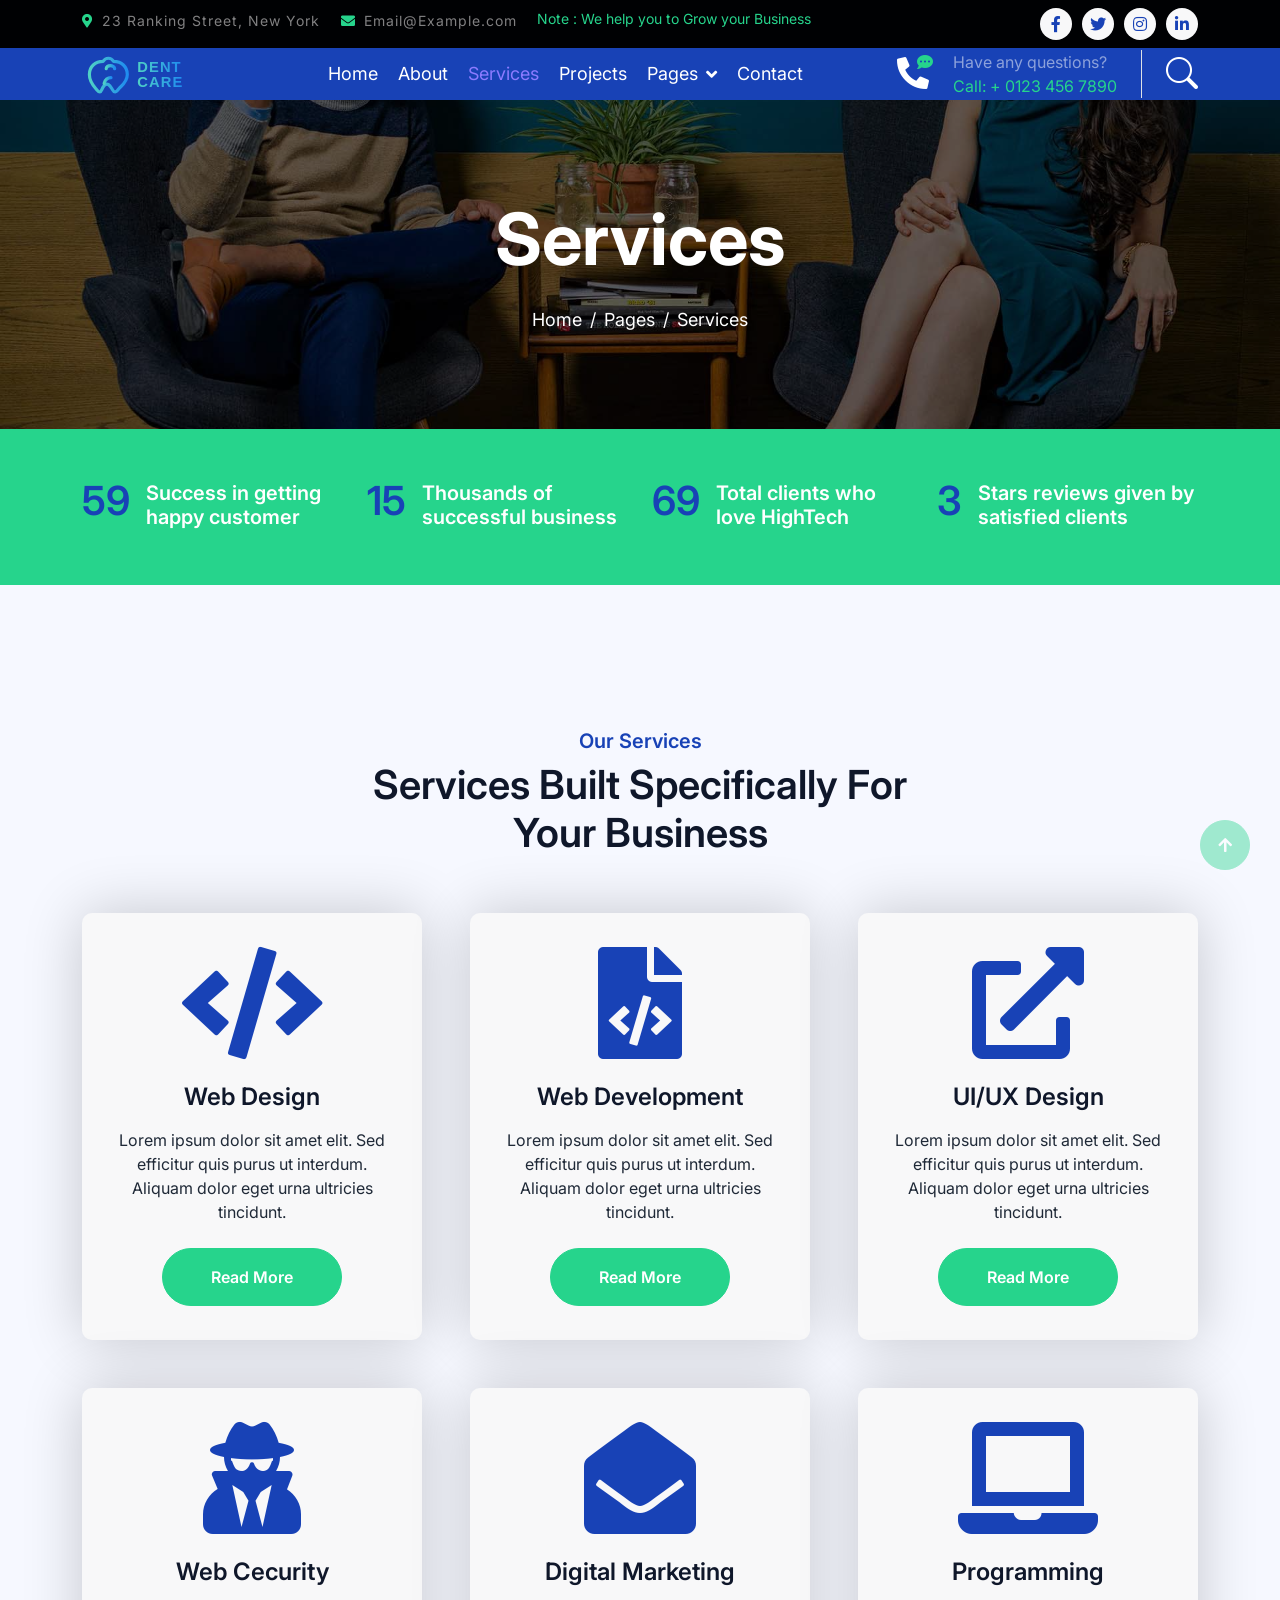
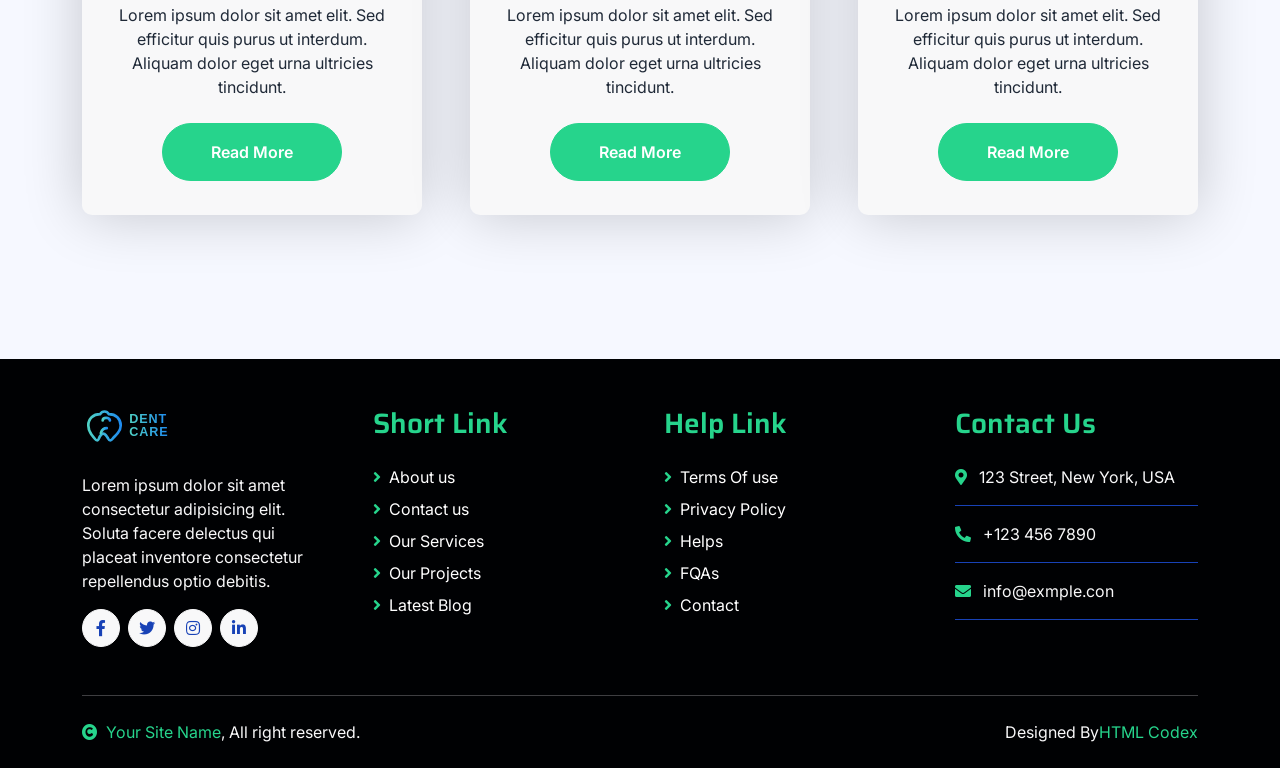
<file: service.html>
<!DOCTYPE html>
<html lang="en">

    <head>
        <meta charset="utf-8">
        <title>HighTech - IT Solutions Website Template</title>
        <meta content="width=device-width, initial-scale=1.0" name="viewport">
        <meta content="" name="keywords">
        <meta content="" name="description">

        <!-- Google Web Fonts -->
        <link rel="preconnect" href="https://fonts.googleapis.com">
        <link rel="preconnect" href="https://fonts.gstatic.com" crossorigin>
        <link href="https://fonts.googleapis.com/css2?family=Inter:wght@400;500;600&family=Saira:wght@500;600;700&display=swap" rel="stylesheet"> 

        <!-- Icon Font Stylesheet -->
        <link href="https://cdnjs.cloudflare.com/ajax/libs/font-awesome/5.10.0/css/all.min.css" rel="stylesheet">
        <link href="https://cdn.jsdelivr.net/npm/bootstrap-icons@1.4.1/font/bootstrap-icons.css" rel="stylesheet">

        <!-- Libraries Stylesheet -->
        <link href="lib/animate/animate.min.css" rel="stylesheet">
        <link href="lib/owlcarousel/assets/owl.carousel.min.css" rel="stylesheet">

        <!-- Customized Bootstrap Stylesheet -->
        <link href="css/bootstrap.min.css" rel="stylesheet">

        <!-- Template Stylesheet -->
        <link href="css/style.css" rel="stylesheet">
    </head>

    <body>
        <!-- Spinner Start -->
        <div id="spinner" class="show position-fixed translate-middle w-100 vh-100 top-50 start-50 d-flex align-items-center justify-content-center">
            <div class="spinner-grow text-primary" role="status"></div>
        </div>
        <!-- Spinner End -->

        <!-- Topbar Start -->
        <div class="container-fluid bg-dark py-2 d-none d-md-flex">
            <div class="container">
                <div class="d-flex justify-content-between topbar">
                    <div class="top-info">
                        <small class="me-3 text-white-50"><a href="#"><i class="fas fa-map-marker-alt me-2 text-secondary"></i></a>23 Ranking Street, New York</small>
                        <small class="me-3 text-white-50"><a href="#"><i class="fas fa-envelope me-2 text-secondary"></i></a>Email@Example.com</small>
                    </div>
                    <div id="note" class="text-secondary d-none d-xl-flex"><small>Note : We help you to Grow your Business</small></div>
                    <div class="top-link">
                        <a href="" class="bg-light nav-fill btn btn-sm-square rounded-circle"><i class="fab fa-facebook-f text-primary"></i></a>
                        <a href="" class="bg-light nav-fill btn btn-sm-square rounded-circle"><i class="fab fa-twitter text-primary"></i></a>
                        <a href="" class="bg-light nav-fill btn btn-sm-square rounded-circle"><i class="fab fa-instagram text-primary"></i></a>
                        <a href="" class="bg-light nav-fill btn btn-sm-square rounded-circle me-0"><i class="fab fa-linkedin-in text-primary"></i></a>
                    </div>
                </div>
            </div>
        </div>
        <!-- Topbar End -->

        <!-- Navbar Start -->
        <div class="container-fluid bg-primary">
            <div class="container">
                <nav class="navbar navbar-dark navbar-expand-lg py-0">
                    <a href="index.html" class="navbar-brand d-flex align-items-center">
                        <img src="img/dentcare-logo.svg" alt="Dent Care logo" class="brand-logo">
                        <span class="visually-hidden">Dent Care</span>
                    </a>
                    <button type="button" class="navbar-toggler me-0" data-bs-toggle="collapse" data-bs-target="#navbarCollapse">
                        <span class="navbar-toggler-icon"></span>
                    </button>
                    <div class="collapse navbar-collapse bg-transparent" id="navbarCollapse">
                        <div class="navbar-nav ms-auto mx-xl-auto p-0">
                            <a href="index.html" class="nav-item nav-link">Home</a>
                            <a href="about.html" class="nav-item nav-link">About</a>
                            <a href="service.html" class="nav-item nav-link active">Services</a>
                            <a href="project.html" class="nav-item nav-link">Projects</a>
                            <div class="nav-item dropdown">
                                <a href="#" class="nav-link dropdown-toggle" data-bs-toggle="dropdown">Pages</a>
                                <div class="dropdown-menu rounded">
                                    <a href="blog.html" class="dropdown-item">Our Blog</a>
                                    <a href="team.html" class="dropdown-item">Our Team</a>
                                    <a href="testimonial.html" class="dropdown-item">Testimonial</a>
                                    <a href="404.html" class="dropdown-item">404 Page</a>
                                </div>
                            </div>
                            <a href="contact.html" class="nav-item nav-link">Contact</a>
                        </div>
                    </div>
                    <div class="d-none d-xl-flex flex-shirink-0">
                        <div id="phone-tada" class="d-flex align-items-center justify-content-center me-4">
                            <a href="" class="position-relative animated tada infinite">
                                <i class="fa fa-phone-alt text-white fa-2x"></i>
                                <div class="position-absolute" style="top: -7px; left: 20px;">
                                    <span><i class="fa fa-comment-dots text-secondary"></i></span>
                                </div>
                            </a>
                        </div>
                        <div class="d-flex flex-column pe-4 border-end">
                            <span class="text-white-50">Have any questions?</span>
                            <span class="text-secondary">Call: + 0123 456 7890</span>
                        </div>
                        <div class="d-flex align-items-center justify-content-center ms-4 ">
                            <a href="#"><i class="bi bi-search text-white fa-2x"></i> </a>
                        </div>
                    </div>
                </nav>
            </div>
        </div>
        <!-- Navbar End -->

        
        <!-- Page Header Start -->
        <div class="container-fluid page-header py-5">
            <div class="container text-center py-5">
                <h1 class="display-2 text-white mb-4 animated slideInDown">Services</h1>
                <nav aria-label="breadcrumb animated slideInDown">
                    <ol class="breadcrumb justify-content-center mb-0">
                        <li class="breadcrumb-item"><a href="#">Home</a></li>
                        <li class="breadcrumb-item"><a href="#">Pages</a></li>
                        <li class="breadcrumb-item" aria-current="page">Services</li>
                    </ol>
                </nav>
            </div>
        </div>
        <!-- Page Header End -->


        <!-- Fact Start -->
        <div class="container-fluid bg-secondary py-5">
            <div class="container">
                <div class="row">
                    <div class="col-lg-3 wow fadeIn" data-wow-delay=".1s">
                        <div class="d-flex counter">
                            <h1 class="me-3 text-primary counter-value">99</h1>
                            <h5 class="text-white mt-1">Success in getting happy customer</h5>
                        </div>
                    </div>
                    <div class="col-lg-3 wow fadeIn" data-wow-delay=".3s">
                        <div class="d-flex counter">
                            <h1 class="me-3 text-primary counter-value">25</h1>
                            <h5 class="text-white mt-1">Thousands of successful business</h5>
                        </div>
                    </div>
                    <div class="col-lg-3 wow fadeIn" data-wow-delay=".5s">
                        <div class="d-flex counter">
                            <h1 class="me-3 text-primary counter-value">120</h1>
                            <h5 class="text-white mt-1">Total clients who love HighTech</h5>
                        </div>
                    </div>
                    <div class="col-lg-3 wow fadeIn" data-wow-delay=".7s">
                        <div class="d-flex counter">
                            <h1 class="me-3 text-primary counter-value">5</h1>
                            <h5 class="text-white mt-1">Stars reviews given by satisfied clients</h5>
                        </div>
                    </div>
                </div>
            </div>
        </div>
        <!-- Fact End -->


        <!-- Services Start -->
        <div class="container-fluid services py-5 my-5">
            <div class="container py-5">
                <div class="text-center mx-auto pb-5 wow fadeIn" data-wow-delay=".3s" style="max-width: 600px;">
                    <h5 class="text-primary">Our Services</h5>
                    <h1>Services Built Specifically For Your Business</h1>
                </div>
                <div class="row g-5 services-inner">
                    <div class="col-md-6 col-lg-4 wow fadeIn" data-wow-delay=".3s">
                        <div class="services-item bg-light">
                            <div class="p-4 text-center services-content">
                                <div class="services-content-icon">
                                    <i class="fa fa-code fa-7x mb-4 text-primary"></i>
                                    <h4 class="mb-3">Web Design</h4>
                                    <p class="mb-4">Lorem ipsum dolor sit amet elit. Sed efficitur quis purus ut interdum. Aliquam dolor eget urna ultricies tincidunt.</p>
                                    <a href="" class="btn btn-secondary text-white px-5 py-3 rounded-pill">Read More</a>
                                </div>
                            </div>
                        </div>
                    </div>
                    <div class="col-md-6 col-lg-4 wow fadeIn" data-wow-delay=".5s">
                        <div class="services-item bg-light">
                            <div class="p-4 text-center services-content">
                                <div class="services-content-icon">
                                    <i class="fa fa-file-code fa-7x mb-4 text-primary"></i>
                                    <h4 class="mb-3">Web Development</h4>
                                    <p class="mb-4">Lorem ipsum dolor sit amet elit. Sed efficitur quis purus ut interdum. Aliquam dolor eget urna ultricies tincidunt.</p>
                                    <a href="" class="btn btn-secondary text-white px-5 py-3 rounded-pill">Read More</a>
                                </div>
                            </div>
                        </div>
                    </div>
                    <div class="col-md-6 col-lg-4 wow fadeIn" data-wow-delay=".7s">
                        <div class="services-item bg-light">
                            <div class="p-4 text-center services-content">
                                <div class="services-content-icon">
                                    <i class="fa fa-external-link-alt fa-7x mb-4 text-primary"></i>
                                    <h4 class="mb-3">UI/UX Design</h4>
                                    <p class="mb-4">Lorem ipsum dolor sit amet elit. Sed efficitur quis purus ut interdum. Aliquam dolor eget urna ultricies tincidunt.</p>
                                    <a href="" class="btn btn-secondary text-white px-5 py-3 rounded-pill">Read More</a>
                                </div>
                            </div>
                        </div>
                    </div>
                    <div class="col-md-6 col-lg-4 wow fadeIn" data-wow-delay=".3s">
                        <div class="services-item bg-light">
                            <div class="p-4 text-center services-content">
                                <div class="services-content-icon">
                                    <i class="fas fa-user-secret fa-7x mb-4 text-primary"></i>
                                    <h4 class="mb-3">Web Cecurity</h4>
                                    <p class="mb-4">Lorem ipsum dolor sit amet elit. Sed efficitur quis purus ut interdum. Aliquam dolor eget urna ultricies tincidunt.</p>
                                    <a href="" class="btn btn-secondary text-white px-5 py-3 rounded-pill">Read More</a>
                                </div>
                                
                            </div>
                        </div>
                    </div>
                    <div class="col-md-6 col-lg-4 wow fadeIn" data-wow-delay=".5s">
                        <div class="services-item bg-light">
                            <div class="p-4 text-center services-content">
                                <div class="services-content-icon">
                                    <i class="fa fa-envelope-open fa-7x mb-4 text-primary"></i>
                                    <h4 class="mb-3">Digital Marketing</h4>
                                    <p class="mb-4">Lorem ipsum dolor sit amet elit. Sed efficitur quis purus ut interdum. Aliquam dolor eget urna ultricies tincidunt.</p>
                                    <a href="" class="btn btn-secondary text-white px-5 py-3 rounded-pill">Read More</a>
                                </div>
                            </div>
                        </div>
                    </div>
                    <div class="col-md-6 col-lg-4 wow fadeIn" data-wow-delay=".7s">
                        <div class="services-item bg-light">
                            <div class="p-4 text-center services-content">
                                <div class="services-content-icon">
                                    <i class="fas fa-laptop fa-7x mb-4 text-primary"></i>
                                    <h4 class="mb-3">Programming</h4>
                                    <p class="mb-4">Lorem ipsum dolor sit amet elit. Sed efficitur quis purus ut interdum. Aliquam dolor eget urna ultricies tincidunt.</p>
                                    <a href="" class="btn btn-secondary text-white px-5 py-3 rounded-pill">Read More</a>
                                </div>
                            </div>
                        </div>
                    </div>
                </div>
            </div>
        </div>
        <!-- Services End -->


        <!-- Footer Start -->
         <div class="container-fluid footer bg-dark wow fadeIn" data-wow-delay=".3s">
            <div class="container pt-5 pb-4">
                <div class="row g-5">
                    <div class="col-lg-3 col-md-6">
                        <a href="index.html" class="footer-brand d-inline-flex align-items-center">
                            <img src="img/dentcare-logo.svg" alt="Dent Care logo" class="brand-logo">
                            <span class="visually-hidden">Dent Care</span>
                        </a>
                        <p class="mt-4 text-light">Lorem ipsum dolor sit amet consectetur adipisicing elit. Soluta facere delectus qui placeat inventore consectetur repellendus optio debitis.</p>
                        <div class="d-flex hightech-link">
                            <a href="" class="btn-light nav-fill btn btn-square rounded-circle me-2"><i class="fab fa-facebook-f text-primary"></i></a>
                            <a href="" class="btn-light nav-fill btn btn-square rounded-circle me-2"><i class="fab fa-twitter text-primary"></i></a>
                            <a href="" class="btn-light nav-fill btn btn-square rounded-circle me-2"><i class="fab fa-instagram text-primary"></i></a>
                            <a href="" class="btn-light nav-fill btn btn-square rounded-circle me-0"><i class="fab fa-linkedin-in text-primary"></i></a>
                        </div>
                    </div>
                    <div class="col-lg-3 col-md-6">
                        <a href="#" class="h3 text-secondary">Short Link</a>
                        <div class="mt-4 d-flex flex-column short-link">
                            <a href="" class="mb-2 text-white"><i class="fas fa-angle-right text-secondary me-2"></i>About us</a>
                            <a href="" class="mb-2 text-white"><i class="fas fa-angle-right text-secondary me-2"></i>Contact us</a>
                            <a href="" class="mb-2 text-white"><i class="fas fa-angle-right text-secondary me-2"></i>Our Services</a>
                            <a href="" class="mb-2 text-white"><i class="fas fa-angle-right text-secondary me-2"></i>Our Projects</a>
                            <a href="" class="mb-2 text-white"><i class="fas fa-angle-right text-secondary me-2"></i>Latest Blog</a>
                        </div>
                    </div>
                    <div class="col-lg-3 col-md-6">
                        <a href="#" class="h3 text-secondary">Help Link</a>
                        <div class="mt-4 d-flex flex-column help-link">
                            <a href="" class="mb-2 text-white"><i class="fas fa-angle-right text-secondary me-2"></i>Terms Of use</a>
                            <a href="" class="mb-2 text-white"><i class="fas fa-angle-right text-secondary me-2"></i>Privacy Policy</a>
                            <a href="" class="mb-2 text-white"><i class="fas fa-angle-right text-secondary me-2"></i>Helps</a>
                            <a href="" class="mb-2 text-white"><i class="fas fa-angle-right text-secondary me-2"></i>FQAs</a>
                            <a href="" class="mb-2 text-white"><i class="fas fa-angle-right text-secondary me-2"></i>Contact</a>
                        </div>
                    </div>
                    <div class="col-lg-3 col-md-6">
                        <a href="#" class="h3 text-secondary">Contact Us</a>
                        <div class="text-white mt-4 d-flex flex-column contact-link">
                            <a href="#" class="pb-3 text-light border-bottom border-primary"><i class="fas fa-map-marker-alt text-secondary me-2"></i> 123 Street, New York, USA</a>
                            <a href="#" class="py-3 text-light border-bottom border-primary"><i class="fas fa-phone-alt text-secondary me-2"></i> +123 456 7890</a>
                            <a href="#" class="py-3 text-light border-bottom border-primary"><i class="fas fa-envelope text-secondary me-2"></i> info@exmple.con</a>
                        </div>
                    </div>
                </div>
                <hr class="text-light mt-5 mb-4">
                <div class="row">
                    <div class="col-md-6 text-center text-md-start">
                        <span class="text-light"><a href="#" class="text-secondary"><i class="fas fa-copyright text-secondary me-2"></i>Your Site Name</a>, All right reserved.</span>
                    </div>
                    <div class="col-md-6 text-center text-md-end">
                        <!--/*** This template is free as long as you keep the footer author’s credit link/attribution link/backlink. If you'd like to use the template without the footer author’s credit link/attribution link/backlink, you can purchase the Credit Removal License from "https://htmlcodex.com/credit-removal". Thank you for your support. ***/-->
                        <span class="text-light">Designed By<a href="https://htmlcodex.com" class="text-secondary">HTML Codex</a></span>
                    </div>
                </div>
            </div>
        </div>
        <!-- Footer End -->


        <!-- Back to Top -->
        <a href="#" class="btn btn-secondary btn-square rounded-circle back-to-top"><i class="fa fa-arrow-up text-white"></i></a>

        
        <!-- JavaScript Libraries -->
        <script src="https://ajax.googleapis.com/ajax/libs/jquery/3.6.4/jquery.min.js"></script>
        <script src="https://cdn.jsdelivr.net/npm/bootstrap@5.0.0/dist/js/bootstrap.bundle.min.js"></script>
        <script src="lib/wow/wow.min.js"></script>
        <script src="lib/easing/easing.min.js"></script>
        <script src="lib/waypoints/waypoints.min.js"></script>
        <script src="lib/owlcarousel/owl.carousel.min.js"></script>

        <!-- Template Javascript -->
        <script src="js/main.js"></script>
    </body>

</html>
</file>
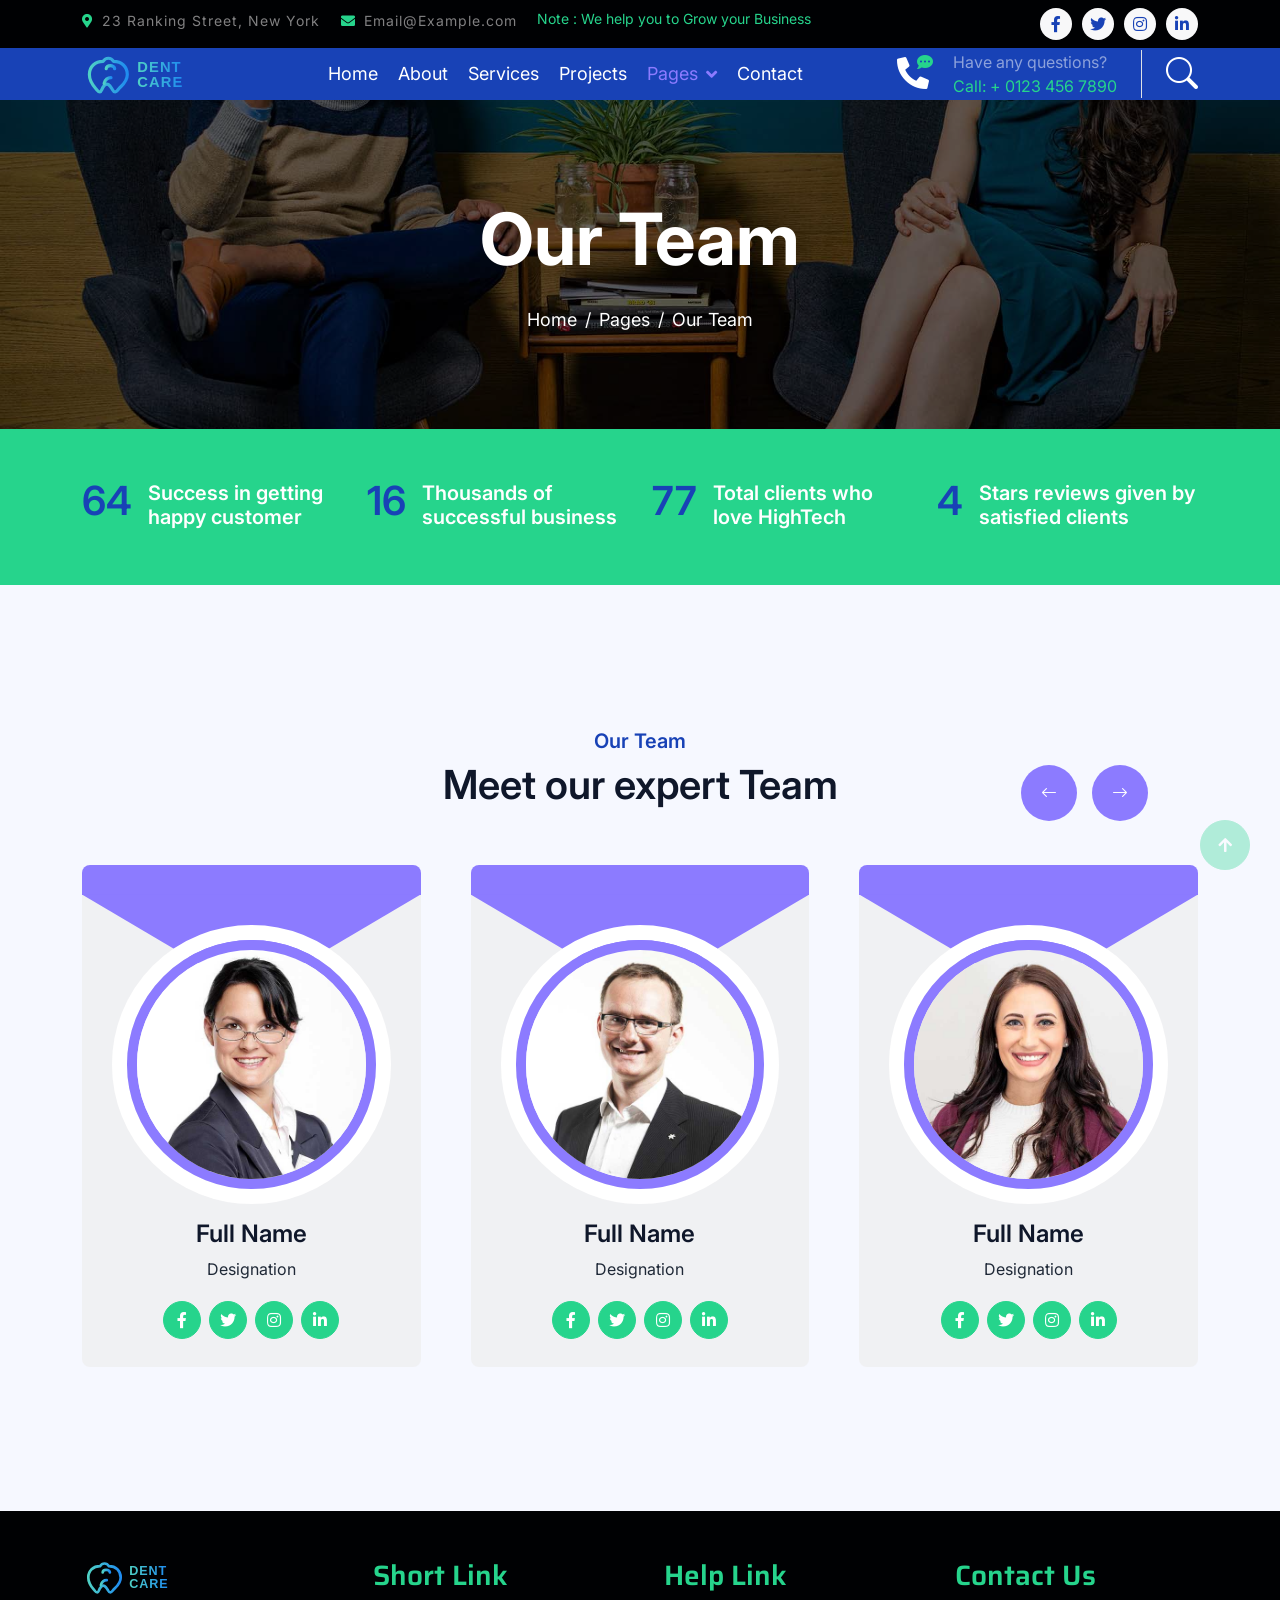
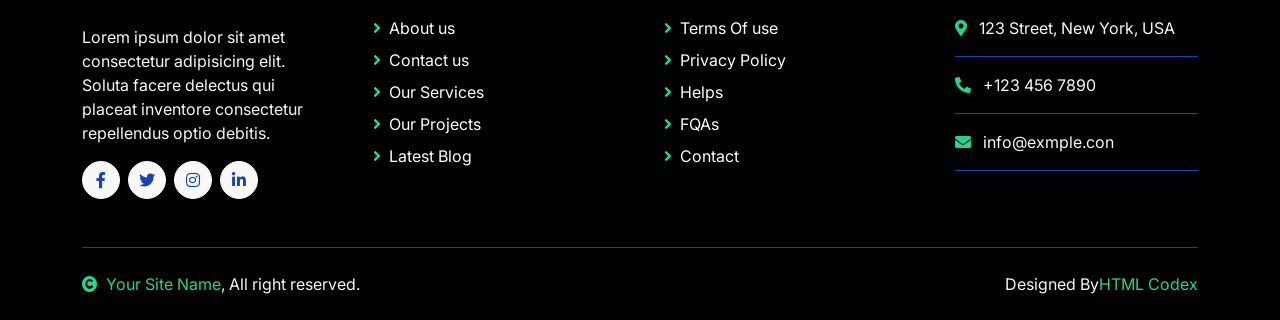
<file: team.html>
<!DOCTYPE html>
<html lang="en">

    <head>
        <meta charset="utf-8">
        <title>HighTech - IT Solutions Website Template</title>
        <meta content="width=device-width, initial-scale=1.0" name="viewport">
        <meta content="" name="keywords">
        <meta content="" name="description">

        <!-- Google Web Fonts -->
        <link rel="preconnect" href="https://fonts.googleapis.com">
        <link rel="preconnect" href="https://fonts.gstatic.com" crossorigin>
        <link href="https://fonts.googleapis.com/css2?family=Inter:wght@400;500;600&family=Saira:wght@500;600;700&display=swap" rel="stylesheet"> 

        <!-- Icon Font Stylesheet -->
        <link href="https://cdnjs.cloudflare.com/ajax/libs/font-awesome/5.10.0/css/all.min.css" rel="stylesheet">
        <link href="https://cdn.jsdelivr.net/npm/bootstrap-icons@1.4.1/font/bootstrap-icons.css" rel="stylesheet">

        <!-- Libraries Stylesheet -->
        <link href="lib/animate/animate.min.css" rel="stylesheet">
        <link href="lib/owlcarousel/assets/owl.carousel.min.css" rel="stylesheet">

        <!-- Customized Bootstrap Stylesheet -->
        <link href="css/bootstrap.min.css" rel="stylesheet">

        <!-- Template Stylesheet -->
        <link href="css/style.css" rel="stylesheet">
    </head>

    <body>
        <!-- Spinner Start -->
        <div id="spinner" class="show position-fixed translate-middle w-100 vh-100 top-50 start-50 d-flex align-items-center justify-content-center">
            <div class="spinner-grow text-primary" role="status"></div>
        </div>
        <!-- Spinner End -->

        <!-- Topbar Start -->
        <div class="container-fluid bg-dark py-2 d-none d-md-flex">
            <div class="container">
                <div class="d-flex justify-content-between topbar">
                    <div class="top-info">
                        <small class="me-3 text-white-50"><a href="#"><i class="fas fa-map-marker-alt me-2 text-secondary"></i></a>23 Ranking Street, New York</small>
                        <small class="me-3 text-white-50"><a href="#"><i class="fas fa-envelope me-2 text-secondary"></i></a>Email@Example.com</small>
                    </div>
                    <div id="note" class="text-secondary d-none d-xl-flex"><small>Note : We help you to Grow your Business</small></div>
                    <div class="top-link">
                        <a href="" class="bg-light nav-fill btn btn-sm-square rounded-circle"><i class="fab fa-facebook-f text-primary"></i></a>
                        <a href="" class="bg-light nav-fill btn btn-sm-square rounded-circle"><i class="fab fa-twitter text-primary"></i></a>
                        <a href="" class="bg-light nav-fill btn btn-sm-square rounded-circle"><i class="fab fa-instagram text-primary"></i></a>
                        <a href="" class="bg-light nav-fill btn btn-sm-square rounded-circle me-0"><i class="fab fa-linkedin-in text-primary"></i></a>
                    </div>
                </div>
            </div>
        </div>
        <!-- Topbar End -->

        <!-- Navbar Start -->
        <div class="container-fluid bg-primary">
            <div class="container">
                <nav class="navbar navbar-dark navbar-expand-lg py-0">
                    <a href="index.html" class="navbar-brand d-flex align-items-center">
                        <img src="img/dentcare-logo.svg" alt="Dent Care logo" class="brand-logo">
                        <span class="visually-hidden">Dent Care</span>
                    </a>
                    <button type="button" class="navbar-toggler me-0" data-bs-toggle="collapse" data-bs-target="#navbarCollapse">
                        <span class="navbar-toggler-icon"></span>
                    </button>
                    <div class="collapse navbar-collapse bg-transparent" id="navbarCollapse">
                        <div class="navbar-nav ms-auto mx-xl-auto p-0">
                            <a href="index.html" class="nav-item nav-link">Home</a>
                            <a href="about.html" class="nav-item nav-link">About</a>
                            <a href="service.html" class="nav-item nav-link">Services</a>
                            <a href="project.html" class="nav-item nav-link">Projects</a>
                            <div class="nav-item dropdown">
                                <a href="#" class="nav-link dropdown-toggle active" data-bs-toggle="dropdown">Pages</a>
                                <div class="dropdown-menu rounded">
                                    <a href="blog.html" class="dropdown-item">Our Blog</a>
                                    <a href="team.html" class="dropdown-item active">Our Team</a>
                                    <a href="testimonial.html" class="dropdown-item">Testimonial</a>
                                    <a href="404.html" class="dropdown-item">404 Page</a>
                                </div>
                            </div>
                            <a href="contact.html" class="nav-item nav-link">Contact</a>
                        </div>
                    </div>
                    <div class="d-none d-xl-flex flex-shirink-0">
                        <div id="phone-tada" class="d-flex align-items-center justify-content-center me-4">
                            <a href="" class="position-relative animated tada infinite">
                                <i class="fa fa-phone-alt text-white fa-2x"></i>
                                <div class="position-absolute" style="top: -7px; left: 20px;">
                                    <span><i class="fa fa-comment-dots text-secondary"></i></span>
                                </div>
                            </a>
                        </div>
                        <div class="d-flex flex-column pe-4 border-end">
                            <span class="text-white-50">Have any questions?</span>
                            <span class="text-secondary">Call: + 0123 456 7890</span>
                        </div>
                        <div class="d-flex align-items-center justify-content-center ms-4 ">
                            <a href="#"><i class="bi bi-search text-white fa-2x"></i> </a>
                        </div>
                    </div>
                </nav>
            </div>
        </div>
        <!-- Navbar End -->

        
        <!-- Page Header Start -->
        <div class="container-fluid page-header py-5">
            <div class="container text-center py-5">
                <h1 class="display-2 text-white mb-4 animated slideInDown">Our Team</h1>
                <nav aria-label="breadcrumb animated slideInDown">
                    <ol class="breadcrumb justify-content-center mb-0">
                        <li class="breadcrumb-item"><a href="#">Home</a></li>
                        <li class="breadcrumb-item"><a href="#">Pages</a></li>
                        <li class="breadcrumb-item" aria-current="page">Our Team</li>
                    </ol>
                </nav>
            </div>
        </div>
        <!-- Page Header End -->


        <!-- Fact Start -->
        <div class="container-fluid bg-secondary py-5">
            <div class="container">
                <div class="row">
                    <div class="col-lg-3 wow fadeIn" data-wow-delay=".1s">
                        <div class="d-flex counter">
                            <h1 class="me-3 text-primary counter-value">99</h1>
                            <h5 class="text-white mt-1">Success in getting happy customer</h5>
                        </div>
                    </div>
                    <div class="col-lg-3 wow fadeIn" data-wow-delay=".3s">
                        <div class="d-flex counter">
                            <h1 class="me-3 text-primary counter-value">25</h1>
                            <h5 class="text-white mt-1">Thousands of successful business</h5>
                        </div>
                    </div>
                    <div class="col-lg-3 wow fadeIn" data-wow-delay=".5s">
                        <div class="d-flex counter">
                            <h1 class="me-3 text-primary counter-value">120</h1>
                            <h5 class="text-white mt-1">Total clients who love HighTech</h5>
                        </div>
                    </div>
                    <div class="col-lg-3 wow fadeIn" data-wow-delay=".7s">
                        <div class="d-flex counter">
                            <h1 class="me-3 text-primary counter-value">5</h1>
                            <h5 class="text-white mt-1">Stars reviews given by satisfied clients</h5>
                        </div>
                    </div>
                </div>
            </div>
        </div>
        <!-- Fact End -->


        <!-- Team Start -->
        <div class="container-fluid py-5 my-5 team">
            <div class="container py-5">
                <div class="text-center mx-auto pb-5 wow fadeIn" data-wow-delay=".3s" style="max-width: 600px;">
                    <h5 class="text-primary">Our Team</h5>
                    <h1>Meet our expert Team</h1>
                </div>
                <div class="owl-carousel team-carousel wow fadeIn" data-wow-delay=".5s">
                    <div class="rounded team-item">
                        <div class="team-content">
                            <div class="team-img-icon">
                                <div class="team-img rounded-circle">
                                    <img src="img/team-1.jpg" class="img-fluid w-100 rounded-circle" alt="">
                                </div>
                                <div class="team-name text-center py-3">
                                    <h4 class="">Full Name</h4>
                                    <p class="m-0">Designation</p>
                                </div>
                                <div class="team-icon d-flex justify-content-center pb-4">
                                    <a class="btn btn-square btn-secondary text-white rounded-circle m-1" href=""><i class="fab fa-facebook-f"></i></a>
                                    <a class="btn btn-square btn-secondary text-white rounded-circle m-1" href=""><i class="fab fa-twitter"></i></a>
                                    <a class="btn btn-square btn-secondary text-white rounded-circle m-1" href=""><i class="fab fa-instagram"></i></a>
                                    <a class="btn btn-square btn-secondary text-white rounded-circle m-1" href=""><i class="fab fa-linkedin-in"></i></a>
                                </div>
                            </div>
                        </div>
                    </div>
                    <div class="rounded team-item">
                        <div class="team-content">
                            <div class="team-img-icon">
                                <div class="team-img rounded-circle">
                                    <img src="img/team-2.jpg" class="img-fluid w-100 rounded-circle" alt="">
                                </div>
                                <div class="team-name text-center py-3">
                                    <h4 class="">Full Name</h4>
                                    <p class="m-0">Designation</p>
                                </div>
                                <div class="team-icon d-flex justify-content-center pb-4">
                                    <a class="btn btn-square btn-secondary text-white rounded-circle m-1" href=""><i class="fab fa-facebook-f"></i></a>
                                    <a class="btn btn-square btn-secondary text-white rounded-circle m-1" href=""><i class="fab fa-twitter"></i></a>
                                    <a class="btn btn-square btn-secondary text-white rounded-circle m-1" href=""><i class="fab fa-instagram"></i></a>
                                    <a class="btn btn-square btn-secondary text-white rounded-circle m-1" href=""><i class="fab fa-linkedin-in"></i></a>
                                </div>
                            </div>
                        </div>
                    </div>
                    <div class="rounded team-item">
                        <div class="team-content">
                            <div class="team-img-icon">
                                <div class="team-img rounded-circle">
                                    <img src="img/team-3.jpg" class="img-fluid w-100 rounded-circle" alt="">
                                </div>
                                <div class="team-name text-center py-3">
                                    <h4 class="">Full Name</h4>
                                    <p class="m-0">Designation</p>
                                </div>
                                <div class="team-icon d-flex justify-content-center pb-4">
                                    <a class="btn btn-square btn-secondary text-white rounded-circle m-1" href=""><i class="fab fa-facebook-f"></i></a>
                                    <a class="btn btn-square btn-secondary text-white rounded-circle m-1" href=""><i class="fab fa-twitter"></i></a>
                                    <a class="btn btn-square btn-secondary text-white rounded-circle m-1" href=""><i class="fab fa-instagram"></i></a>
                                    <a class="btn btn-square btn-secondary text-white rounded-circle m-1" href=""><i class="fab fa-linkedin-in"></i></a>
                                </div>
                            </div>
                        </div>
                    </div>
                    <div class="rounded team-item">
                        <div class="team-content">
                            <div class="team-img-icon">
                                <div class="team-img rounded-circle">
                                    <img src="img/team-4.jpg" class="img-fluid w-100 rounded-circle" alt="">
                                </div>
                                <div class="team-name text-center py-3">
                                    <h4 class="">Full Name</h4>
                                    <p class="m-0">Designation</p>
                                </div>
                                <div class="team-icon d-flex justify-content-center pb-4">
                                    <a class="btn btn-square btn-secondary text-white rounded-circle m-1" href=""><i class="fab fa-facebook-f"></i></a>
                                    <a class="btn btn-square btn-secondary text-white rounded-circle m-1" href=""><i class="fab fa-twitter"></i></a>
                                    <a class="btn btn-square btn-secondary text-white rounded-circle m-1" href=""><i class="fab fa-instagram"></i></a>
                                    <a class="btn btn-square btn-secondary text-white rounded-circle m-1" href=""><i class="fab fa-linkedin-in"></i></a>
                                </div>
                            </div>
                        </div>
                    </div>
                </div>
            </div>
        </div>
        <!-- Team End -->


        <!-- Footer Start -->
         <div class="container-fluid footer bg-dark wow fadeIn" data-wow-delay=".3s">
            <div class="container pt-5 pb-4">
                <div class="row g-5">
                    <div class="col-lg-3 col-md-6">
                        <a href="index.html" class="footer-brand d-inline-flex align-items-center">
                            <img src="img/dentcare-logo.svg" alt="Dent Care logo" class="brand-logo">
                            <span class="visually-hidden">Dent Care</span>
                        </a>
                        <p class="mt-4 text-light">Lorem ipsum dolor sit amet consectetur adipisicing elit. Soluta facere delectus qui placeat inventore consectetur repellendus optio debitis.</p>
                        <div class="d-flex hightech-link">
                            <a href="" class="btn-light nav-fill btn btn-square rounded-circle me-2"><i class="fab fa-facebook-f text-primary"></i></a>
                            <a href="" class="btn-light nav-fill btn btn-square rounded-circle me-2"><i class="fab fa-twitter text-primary"></i></a>
                            <a href="" class="btn-light nav-fill btn btn-square rounded-circle me-2"><i class="fab fa-instagram text-primary"></i></a>
                            <a href="" class="btn-light nav-fill btn btn-square rounded-circle me-0"><i class="fab fa-linkedin-in text-primary"></i></a>
                        </div>
                    </div>
                    <div class="col-lg-3 col-md-6">
                        <a href="#" class="h3 text-secondary">Short Link</a>
                        <div class="mt-4 d-flex flex-column short-link">
                            <a href="" class="mb-2 text-white"><i class="fas fa-angle-right text-secondary me-2"></i>About us</a>
                            <a href="" class="mb-2 text-white"><i class="fas fa-angle-right text-secondary me-2"></i>Contact us</a>
                            <a href="" class="mb-2 text-white"><i class="fas fa-angle-right text-secondary me-2"></i>Our Services</a>
                            <a href="" class="mb-2 text-white"><i class="fas fa-angle-right text-secondary me-2"></i>Our Projects</a>
                            <a href="" class="mb-2 text-white"><i class="fas fa-angle-right text-secondary me-2"></i>Latest Blog</a>
                        </div>
                    </div>
                    <div class="col-lg-3 col-md-6">
                        <a href="#" class="h3 text-secondary">Help Link</a>
                        <div class="mt-4 d-flex flex-column help-link">
                            <a href="" class="mb-2 text-white"><i class="fas fa-angle-right text-secondary me-2"></i>Terms Of use</a>
                            <a href="" class="mb-2 text-white"><i class="fas fa-angle-right text-secondary me-2"></i>Privacy Policy</a>
                            <a href="" class="mb-2 text-white"><i class="fas fa-angle-right text-secondary me-2"></i>Helps</a>
                            <a href="" class="mb-2 text-white"><i class="fas fa-angle-right text-secondary me-2"></i>FQAs</a>
                            <a href="" class="mb-2 text-white"><i class="fas fa-angle-right text-secondary me-2"></i>Contact</a>
                        </div>
                    </div>
                    <div class="col-lg-3 col-md-6">
                        <a href="#" class="h3 text-secondary">Contact Us</a>
                        <div class="text-white mt-4 d-flex flex-column contact-link">
                            <a href="#" class="pb-3 text-light border-bottom border-primary"><i class="fas fa-map-marker-alt text-secondary me-2"></i> 123 Street, New York, USA</a>
                            <a href="#" class="py-3 text-light border-bottom border-primary"><i class="fas fa-phone-alt text-secondary me-2"></i> +123 456 7890</a>
                            <a href="#" class="py-3 text-light border-bottom border-primary"><i class="fas fa-envelope text-secondary me-2"></i> info@exmple.con</a>
                        </div>
                    </div>
                </div>
                <hr class="text-light mt-5 mb-4">
                <div class="row">
                    <div class="col-md-6 text-center text-md-start">
                        <span class="text-light"><a href="#" class="text-secondary"><i class="fas fa-copyright text-secondary me-2"></i>Your Site Name</a>, All right reserved.</span>
                    </div>
                    <div class="col-md-6 text-center text-md-end">
                        <!--/*** This template is free as long as you keep the footer author’s credit link/attribution link/backlink. If you'd like to use the template without the footer author’s credit link/attribution link/backlink, you can purchase the Credit Removal License from "https://htmlcodex.com/credit-removal". Thank you for your support. ***/-->
                        <span class="text-light">Designed By<a href="https://htmlcodex.com" class="text-secondary">HTML Codex</a></span>
                    </div>
                </div>
            </div>
        </div>
        <!-- Footer End -->


        <!-- Back to Top -->
        <a href="#" class="btn btn-secondary btn-square rounded-circle back-to-top"><i class="fa fa-arrow-up text-white"></i></a>

        
        <!-- JavaScript Libraries -->
        <script src="https://ajax.googleapis.com/ajax/libs/jquery/3.6.4/jquery.min.js"></script>
        <script src="https://cdn.jsdelivr.net/npm/bootstrap@5.0.0/dist/js/bootstrap.bundle.min.js"></script>
        <script src="lib/wow/wow.min.js"></script>
        <script src="lib/easing/easing.min.js"></script>
        <script src="lib/waypoints/waypoints.min.js"></script>
        <script src="lib/owlcarousel/owl.carousel.min.js"></script>

        <!-- Template Javascript -->
        <script src="js/main.js"></script>
    </body>

</html>
</file>
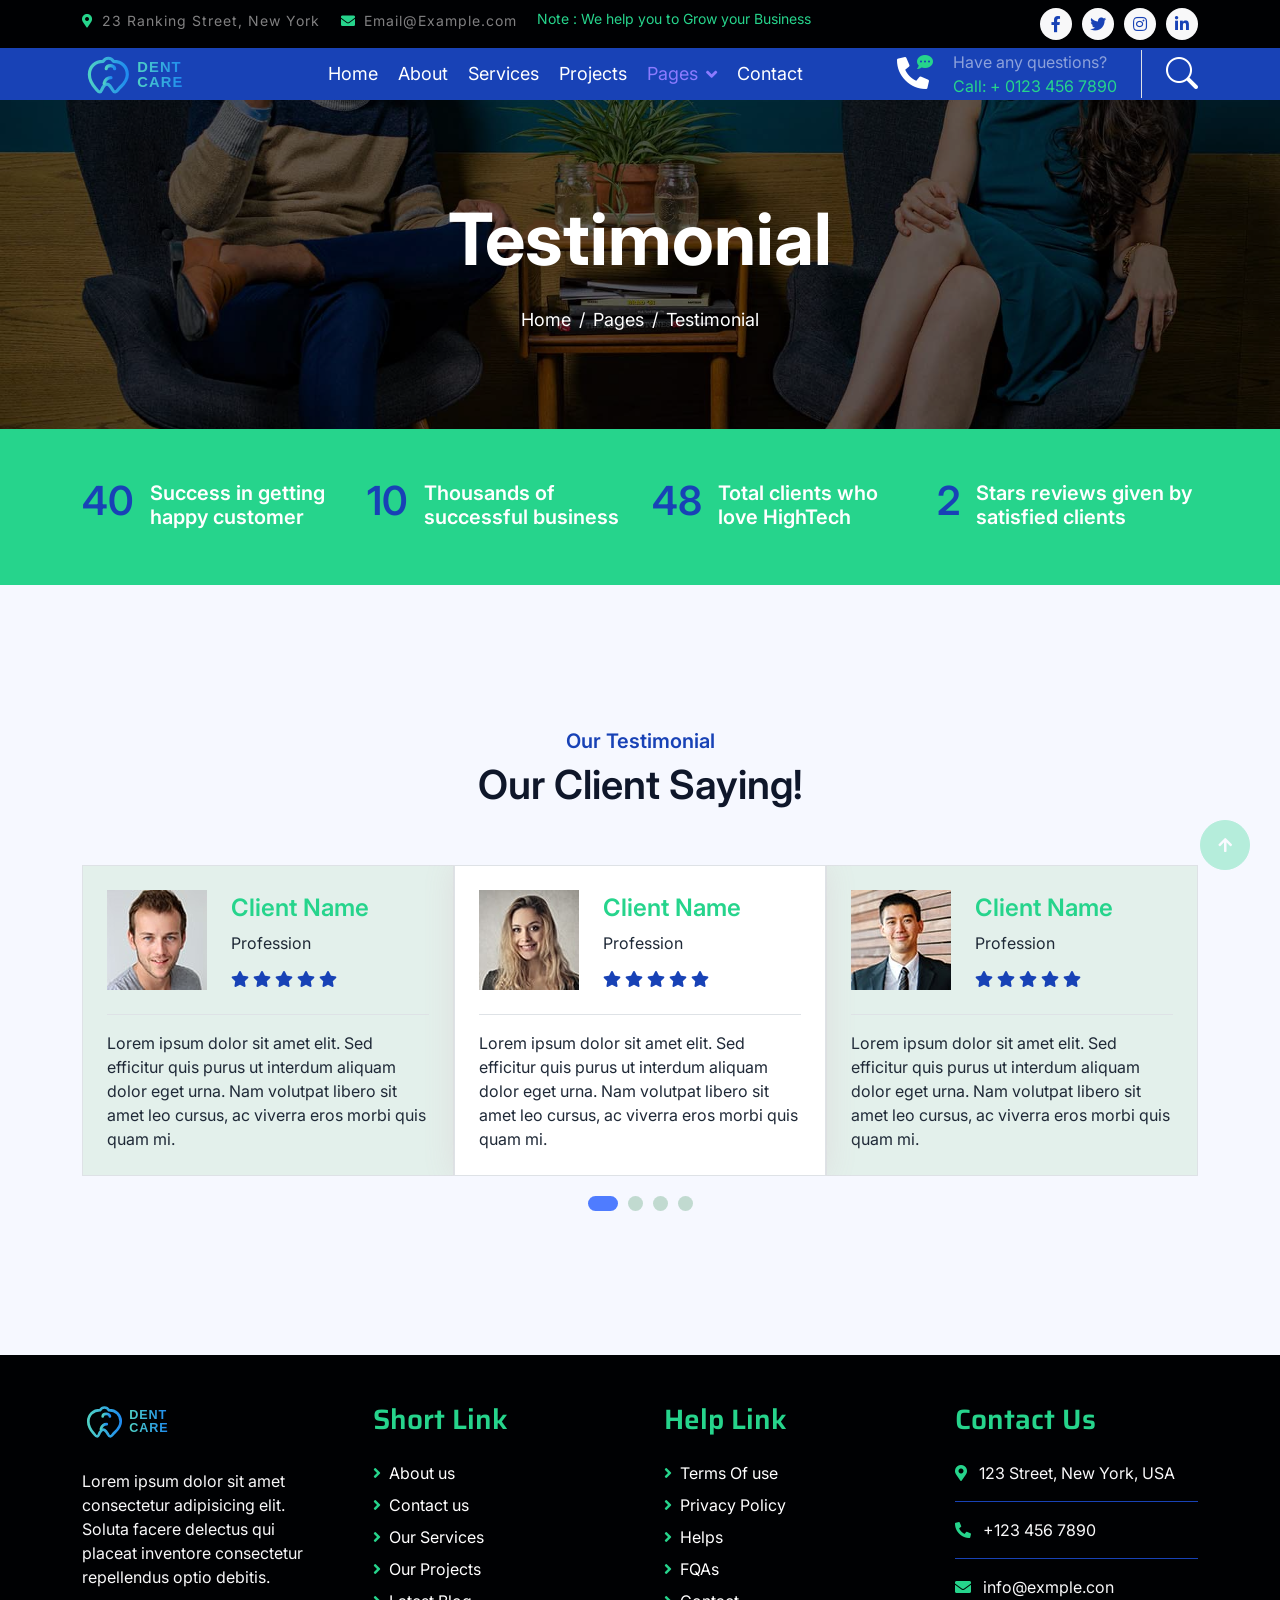
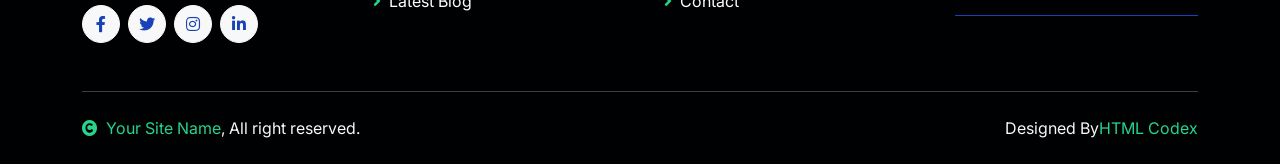
<file: testimonial.html>
<!DOCTYPE html>
<html lang="en">

    <head>
        <meta charset="utf-8">
        <title>HighTech - IT Solutions Website Template</title>
        <meta content="width=device-width, initial-scale=1.0" name="viewport">
        <meta content="" name="keywords">
        <meta content="" name="description">

        <!-- Google Web Fonts -->
        <link rel="preconnect" href="https://fonts.googleapis.com">
        <link rel="preconnect" href="https://fonts.gstatic.com" crossorigin>
        <link href="https://fonts.googleapis.com/css2?family=Inter:wght@400;500;600&family=Saira:wght@500;600;700&display=swap" rel="stylesheet"> 

        <!-- Icon Font Stylesheet -->
        <link href="https://cdnjs.cloudflare.com/ajax/libs/font-awesome/5.10.0/css/all.min.css" rel="stylesheet">
        <link href="https://cdn.jsdelivr.net/npm/bootstrap-icons@1.4.1/font/bootstrap-icons.css" rel="stylesheet">

        <!-- Libraries Stylesheet -->
        <link href="lib/animate/animate.min.css" rel="stylesheet">
        <link href="lib/owlcarousel/assets/owl.carousel.min.css" rel="stylesheet">

        <!-- Customized Bootstrap Stylesheet -->
        <link href="css/bootstrap.min.css" rel="stylesheet">

        <!-- Template Stylesheet -->
        <link href="css/style.css" rel="stylesheet">
    </head>

    <body>
        <!-- Spinner Start -->
        <div id="spinner" class="show position-fixed translate-middle w-100 vh-100 top-50 start-50 d-flex align-items-center justify-content-center">
            <div class="spinner-grow text-primary" role="status"></div>
        </div>
        <!-- Spinner End -->

        <!-- Topbar Start -->
        <div class="container-fluid bg-dark py-2 d-none d-md-flex">
            <div class="container">
                <div class="d-flex justify-content-between topbar">
                    <div class="top-info">
                        <small class="me-3 text-white-50"><a href="#"><i class="fas fa-map-marker-alt me-2 text-secondary"></i></a>23 Ranking Street, New York</small>
                        <small class="me-3 text-white-50"><a href="#"><i class="fas fa-envelope me-2 text-secondary"></i></a>Email@Example.com</small>
                    </div>
                    <div id="note" class="text-secondary d-none d-xl-flex"><small>Note : We help you to Grow your Business</small></div>
                    <div class="top-link">
                        <a href="" class="bg-light nav-fill btn btn-sm-square rounded-circle"><i class="fab fa-facebook-f text-primary"></i></a>
                        <a href="" class="bg-light nav-fill btn btn-sm-square rounded-circle"><i class="fab fa-twitter text-primary"></i></a>
                        <a href="" class="bg-light nav-fill btn btn-sm-square rounded-circle"><i class="fab fa-instagram text-primary"></i></a>
                        <a href="" class="bg-light nav-fill btn btn-sm-square rounded-circle me-0"><i class="fab fa-linkedin-in text-primary"></i></a>
                    </div>
                </div>
            </div>
        </div>
        <!-- Topbar End -->

        <!-- Navbar Start -->
        <div class="container-fluid bg-primary">
            <div class="container">
                <nav class="navbar navbar-dark navbar-expand-lg py-0">
                    <a href="index.html" class="navbar-brand d-flex align-items-center">
                        <img src="img/dentcare-logo.svg" alt="Dent Care logo" class="brand-logo">
                        <span class="visually-hidden">Dent Care</span>
                    </a>
                    <button type="button" class="navbar-toggler me-0" data-bs-toggle="collapse" data-bs-target="#navbarCollapse">
                        <span class="navbar-toggler-icon"></span>
                    </button>
                    <div class="collapse navbar-collapse bg-transparent" id="navbarCollapse">
                        <div class="navbar-nav ms-auto mx-xl-auto p-0">
                            <a href="index.html" class="nav-item nav-link">Home</a>
                            <a href="about.html" class="nav-item nav-link">About</a>
                            <a href="service.html" class="nav-item nav-link">Services</a>
                            <a href="project.html" class="nav-item nav-link">Projects</a>
                            <div class="nav-item dropdown">
                                <a href="#" class="nav-link dropdown-toggle active" data-bs-toggle="dropdown">Pages</a>
                                <div class="dropdown-menu rounded">
                                    <a href="blog.html" class="dropdown-item">Our Blog</a>
                                    <a href="team.html" class="dropdown-item">Our Team</a>
                                    <a href="testimonial.html" class="dropdown-item active">Testimonial</a>
                                    <a href="404.html" class="dropdown-item">404 Page</a>
                                </div>
                            </div>
                            <a href="contact.html" class="nav-item nav-link">Contact</a>
                        </div>
                    </div>
                    <div class="d-none d-xl-flex flex-shirink-0">
                        <div id="phone-tada" class="d-flex align-items-center justify-content-center me-4">
                            <a href="" class="position-relative animated tada infinite">
                                <i class="fa fa-phone-alt text-white fa-2x"></i>
                                <div class="position-absolute" style="top: -7px; left: 20px;">
                                    <span><i class="fa fa-comment-dots text-secondary"></i></span>
                                </div>
                            </a>
                        </div>
                        <div class="d-flex flex-column pe-4 border-end">
                            <span class="text-white-50">Have any questions?</span>
                            <span class="text-secondary">Call: + 0123 456 7890</span>
                        </div>
                        <div class="d-flex align-items-center justify-content-center ms-4 ">
                            <a href="#"><i class="bi bi-search text-white fa-2x"></i> </a>
                        </div>
                    </div>
                </nav>
            </div>
        </div>
        <!-- Navbar End -->

        
        <!-- Page Header Start -->
        <div class="container-fluid page-header py-5">
            <div class="container text-center py-5">
                <h1 class="display-2 text-white mb-4 animated slideInDown">Testimonial</h1>
                <nav aria-label="breadcrumb animated slideInDown">
                    <ol class="breadcrumb justify-content-center mb-0">
                        <li class="breadcrumb-item"><a href="#">Home</a></li>
                        <li class="breadcrumb-item"><a href="#">Pages</a></li>
                        <li class="breadcrumb-item" aria-current="page">Testimonial</li>
                    </ol>
                </nav>
            </div>
        </div>
        <!-- Page Header End -->


        <!-- Fact Start -->
        <div class="container-fluid bg-secondary py-5">
            <div class="container">
                <div class="row">
                    <div class="col-lg-3 wow fadeIn" data-wow-delay=".1s">
                        <div class="d-flex counter">
                            <h1 class="me-3 text-primary counter-value">99</h1>
                            <h5 class="text-white mt-1">Success in getting happy customer</h5>
                        </div>
                    </div>
                    <div class="col-lg-3 wow fadeIn" data-wow-delay=".3s">
                        <div class="d-flex counter">
                            <h1 class="me-3 text-primary counter-value">25</h1>
                            <h5 class="text-white mt-1">Thousands of successful business</h5>
                        </div>
                    </div>
                    <div class="col-lg-3 wow fadeIn" data-wow-delay=".5s">
                        <div class="d-flex counter">
                            <h1 class="me-3 text-primary counter-value">120</h1>
                            <h5 class="text-white mt-1">Total clients who love HighTech</h5>
                        </div>
                    </div>
                    <div class="col-lg-3 wow fadeIn" data-wow-delay=".7s">
                        <div class="d-flex counter">
                            <h1 class="me-3 text-primary counter-value">5</h1>
                            <h5 class="text-white mt-1">Stars reviews given by satisfied clients</h5>
                        </div>
                    </div>
                </div>
            </div>
        </div>
        <!-- Fact End -->


        <!-- Testimonial Start -->
        <div class="container-fluid testimonial py-5 my-5">
            <div class="container py-5">
                <div class="text-center mx-auto pb-5 wow fadeIn" data-wow-delay=".3s" style="max-width: 600px;">
                    <h5 class="text-primary">Our Testimonial</h5>
                    <h1>Our Client Saying!</h1>
                </div>
                <div class="owl-carousel testimonial-carousel wow fadeIn" data-wow-delay=".5s">
                    <div class="testimonial-item border p-4">
                        <div class="d-flex align-items-center">
                            <div class="">
                                <img src="img/testimonial-1.jpg" alt="">
                            </div>
                            <div class="ms-4">
                                <h4 class="text-secondary">Client Name</h4>
                                <p class="m-0 pb-3">Profession</p>
                                <div class="d-flex pe-5">
                                    <i class="fas fa-star me-1 text-primary"></i>
                                    <i class="fas fa-star me-1 text-primary"></i>
                                    <i class="fas fa-star me-1 text-primary"></i>
                                    <i class="fas fa-star me-1 text-primary"></i>
                                    <i class="fas fa-star me-1 text-primary"></i>
                                </div>
                            </div>
                        </div>
                        <div class="border-top mt-4 pt-3">
                            <p class="mb-0">Lorem ipsum dolor sit amet elit. Sed efficitur quis purus ut interdum aliquam dolor eget urna. Nam volutpat libero sit amet leo cursus, ac viverra eros morbi quis quam mi.</p>
                        </div>
                    </div>
                    <div class="testimonial-item border p-4">
                        <div class=" d-flex align-items-center">
                            <div class="">
                                <img src="img/testimonial-2.jpg" alt="">
                            </div>
                            <div class="ms-4">
                                <h4 class="text-secondary">Client Name</h4>
                                <p class="m-0 pb-3">Profession</p>
                                <div class="d-flex pe-5">
                                    <i class="fas fa-star me-1 text-primary"></i>
                                    <i class="fas fa-star me-1 text-primary"></i>
                                    <i class="fas fa-star me-1 text-primary"></i>
                                    <i class="fas fa-star me-1 text-primary"></i>
                                    <i class="fas fa-star me-1 text-primary"></i>
                                </div>
                            </div>
                        </div>
                        <div class="border-top mt-4 pt-3">
                            <p class="mb-0">Lorem ipsum dolor sit amet elit. Sed efficitur quis purus ut interdum aliquam dolor eget urna. Nam volutpat libero sit amet leo cursus, ac viverra eros morbi quis quam mi.</p>
                        </div>
                    </div>
                    <div class="testimonial-item border p-4">
                        <div class=" d-flex align-items-center">
                            <div class="">
                                <img src="img/testimonial-3.jpg" alt="">
                            </div>
                            <div class="ms-4">
                                <h4 class="text-secondary">Client Name</h4>
                                <p class="m-0 pb-3">Profession</p>
                                <div class="d-flex pe-5">
                                    <i class="fas fa-star me-1 text-primary"></i>
                                    <i class="fas fa-star me-1 text-primary"></i>
                                    <i class="fas fa-star me-1 text-primary"></i>
                                    <i class="fas fa-star me-1 text-primary"></i>
                                    <i class="fas fa-star me-1 text-primary"></i>
                                </div>
                            </div>
                        </div>
                        <div class="border-top mt-4 pt-3">
                            <p class="mb-0">Lorem ipsum dolor sit amet elit. Sed efficitur quis purus ut interdum aliquam dolor eget urna. Nam volutpat libero sit amet leo cursus, ac viverra eros morbi quis quam mi.</p>
                        </div>
                    </div>
                    <div class="testimonial-item border p-4">
                        <div class=" d-flex align-items-center">
                            <div class="">
                                <img src="img/testimonial-4.jpg" alt="">
                            </div>
                            <div class="ms-4">
                                <h4 class="text-secondary">Client Name</h4>
                                <p class="m-0 pb-3">Profession</p>
                                <div class="d-flex pe-5">
                                    <i class="fas fa-star me-1 text-primary"></i>
                                    <i class="fas fa-star me-1 text-primary"></i>
                                    <i class="fas fa-star me-1 text-primary"></i>
                                    <i class="fas fa-star me-1 text-primary"></i>
                                    <i class="fas fa-star me-1 text-primary"></i>
                                </div>
                            </div>
                        </div>
                        <div class="border-top mt-4 pt-3">
                            <p class="mb-0">Lorem ipsum dolor sit amet elit. Sed efficitur quis purus ut interdum aliquam dolor eget urna. Nam volutpat libero sit amet leo cursus, ac viverra eros morbi quis quam mi.</p>
                        </div>
                    </div>
                </div>
            </div>
        </div>

        <!-- Testimonial End -->


        <!-- Footer Start -->
         <div class="container-fluid footer bg-dark wow fadeIn" data-wow-delay=".3s">
            <div class="container pt-5 pb-4">
                <div class="row g-5">
                    <div class="col-lg-3 col-md-6">
                        <a href="index.html" class="footer-brand d-inline-flex align-items-center">
                            <img src="img/dentcare-logo.svg" alt="Dent Care logo" class="brand-logo">
                            <span class="visually-hidden">Dent Care</span>
                        </a>
                        <p class="mt-4 text-light">Lorem ipsum dolor sit amet consectetur adipisicing elit. Soluta facere delectus qui placeat inventore consectetur repellendus optio debitis.</p>
                        <div class="d-flex hightech-link">
                            <a href="" class="btn-light nav-fill btn btn-square rounded-circle me-2"><i class="fab fa-facebook-f text-primary"></i></a>
                            <a href="" class="btn-light nav-fill btn btn-square rounded-circle me-2"><i class="fab fa-twitter text-primary"></i></a>
                            <a href="" class="btn-light nav-fill btn btn-square rounded-circle me-2"><i class="fab fa-instagram text-primary"></i></a>
                            <a href="" class="btn-light nav-fill btn btn-square rounded-circle me-0"><i class="fab fa-linkedin-in text-primary"></i></a>
                        </div>
                    </div>
                    <div class="col-lg-3 col-md-6">
                        <a href="#" class="h3 text-secondary">Short Link</a>
                        <div class="mt-4 d-flex flex-column short-link">
                            <a href="" class="mb-2 text-white"><i class="fas fa-angle-right text-secondary me-2"></i>About us</a>
                            <a href="" class="mb-2 text-white"><i class="fas fa-angle-right text-secondary me-2"></i>Contact us</a>
                            <a href="" class="mb-2 text-white"><i class="fas fa-angle-right text-secondary me-2"></i>Our Services</a>
                            <a href="" class="mb-2 text-white"><i class="fas fa-angle-right text-secondary me-2"></i>Our Projects</a>
                            <a href="" class="mb-2 text-white"><i class="fas fa-angle-right text-secondary me-2"></i>Latest Blog</a>
                        </div>
                    </div>
                    <div class="col-lg-3 col-md-6">
                        <a href="#" class="h3 text-secondary">Help Link</a>
                        <div class="mt-4 d-flex flex-column help-link">
                            <a href="" class="mb-2 text-white"><i class="fas fa-angle-right text-secondary me-2"></i>Terms Of use</a>
                            <a href="" class="mb-2 text-white"><i class="fas fa-angle-right text-secondary me-2"></i>Privacy Policy</a>
                            <a href="" class="mb-2 text-white"><i class="fas fa-angle-right text-secondary me-2"></i>Helps</a>
                            <a href="" class="mb-2 text-white"><i class="fas fa-angle-right text-secondary me-2"></i>FQAs</a>
                            <a href="" class="mb-2 text-white"><i class="fas fa-angle-right text-secondary me-2"></i>Contact</a>
                        </div>
                    </div>
                    <div class="col-lg-3 col-md-6">
                        <a href="#" class="h3 text-secondary">Contact Us</a>
                        <div class="text-white mt-4 d-flex flex-column contact-link">
                            <a href="#" class="pb-3 text-light border-bottom border-primary"><i class="fas fa-map-marker-alt text-secondary me-2"></i> 123 Street, New York, USA</a>
                            <a href="#" class="py-3 text-light border-bottom border-primary"><i class="fas fa-phone-alt text-secondary me-2"></i> +123 456 7890</a>
                            <a href="#" class="py-3 text-light border-bottom border-primary"><i class="fas fa-envelope text-secondary me-2"></i> info@exmple.con</a>
                        </div>
                    </div>
                </div>
                <hr class="text-light mt-5 mb-4">
                <div class="row">
                    <div class="col-md-6 text-center text-md-start">
                        <span class="text-light"><a href="#" class="text-secondary"><i class="fas fa-copyright text-secondary me-2"></i>Your Site Name</a>, All right reserved.</span>
                    </div>
                    <div class="col-md-6 text-center text-md-end">
                        <!--/*** This template is free as long as you keep the footer author’s credit link/attribution link/backlink. If you'd like to use the template without the footer author’s credit link/attribution link/backlink, you can purchase the Credit Removal License from "https://htmlcodex.com/credit-removal". Thank you for your support. ***/-->
                        <span class="text-light">Designed By<a href="https://htmlcodex.com" class="text-secondary">HTML Codex</a></span>
                    </div>
                </div>
            </div>
        </div>
        <!-- Footer End -->


        <!-- Back to Top -->
        <a href="#" class="btn btn-secondary btn-square rounded-circle back-to-top"><i class="fa fa-arrow-up text-white"></i></a>

        
        <!-- JavaScript Libraries -->
        <script src="https://ajax.googleapis.com/ajax/libs/jquery/3.6.4/jquery.min.js"></script>
        <script src="https://cdn.jsdelivr.net/npm/bootstrap@5.0.0/dist/js/bootstrap.bundle.min.js"></script>
        <script src="lib/wow/wow.min.js"></script>
        <script src="lib/easing/easing.min.js"></script>
        <script src="lib/waypoints/waypoints.min.js"></script>
        <script src="lib/owlcarousel/owl.carousel.min.js"></script>

        <!-- Template Javascript -->
        <script src="js/main.js"></script>
    </body>

</html>
</file>
<file: css/style.css>
/*** Spinner Start ***/

#spinner {
    opacity: 0;
    visibility: hidden;
    transition: opacity .8s ease-out, visibility 0s linear .5s;
    z-index: 99999;
}

#spinner.show {
    transition: opacity .8s ease-out, visibility 0s linear .0s;
    visibility: visible;
    opacity: 1;
}

/*** Spinner End ***/


/*** Button Start ***/
.btn {
    font-weight: 600;
    transition: .5s;
}

.btn-square {
    width: 38px;
    height: 38px;
}

.btn-sm-square {
    width: 32px;
    height: 32px;
}

.btn-md-square {
    width: 46px;
    height: 46px;
}

.btn-lg-square {
    width: 58px;
    height: 58px;
}

.btn-square,
.btn-sm-square,
.btn-md-square,
.btn-lg-square {
    padding: 0;
    display: flex;
    align-items: center;
    justify-content: center;
    font-weight: normal;
}

.back-to-top {
    position: fixed;
    width: 50px;
    height: 50px;
    right: 30px;
    bottom: 30px;
    z-index: 99;
}

/*** Button End ***/


/*** Topbar Start ***/

.topbar .top-info {
    letter-spacing: 1px;
}

.topbar .top-link {
    display: flex;
    align-items: center;
    justify-content: center;
}

.topbar .top-link a {
    margin-right: 10px;
}

#note {
    width: 500px;
    overflow: hidden;
}

#note small {
    position: relative;
    display: inline-block;
    animation: mymove 5s infinite;
    animation-timing-function: all;
}

@keyframes mymove {
    from {
        left: -100%;
    }

    to {
        left: 100%;
    }
}

/*** Topbar End ***/


/*** Navbar Start ***/
.navbar .navbar-nav {
    padding: 15px 0;
}

.navbar .navbar-nav .nav-link {
    padding: 10px;
    color: var(--bs-white);
    font-size: 18px;
    outline: none;

}

.navbar .navbar-nav .nav-link:hover,
.navbar .navbar-nav .nav-link.active {
    color: var(--bs-secondary) !important;
}

.navbar .dropdown-toggle::after {
    border: none;
    content: "\f107";
    font-family: "font awesome 5 free";
    font-weight: 900;
    vertical-align: middle;
    margin-left: 8px;
}

@media (min-width: 992px) {
    .navbar .nav-item .dropdown-menu {
        display: block;
        visibility: hidden;
        top: 100%;
        transform: rotateX(-75deg);
        transform-origin: 0% 0%;
        transition: .5s;
        opacity: 0;
    }
}

.navbar .nav-item:hover .dropdown-menu {
    transform: rotateX(0deg);
    visibility: visible;
    transition: .5s;
    opacity: 1;
}

/*** Navbar End ***/


/*** Carousel Start ***/

.carousel-item {
    position: relative;
}

.carousel-item::after {
    content: "";
    width: 100%;
    height: 100%;
    position: absolute;
    top: 0;
    left: 0;
    background: rgba(0, 0, 0, .6);
}

.carousel-caption {
    height: 100%;
    display: flex;
    align-items: center;
    justify-content: center;
    z-index: 1;
}

.carousel-item p {
    max-width: 700px;
    margin: 0 auto 35px auto;
}

.carousel-control-prev {
    width: 90px;
    height: 60px;
    position: absolute;
    top: 50%;
    left: 0;
    background: var(--bs-primary);
    border-radius: 0 50px 50px 0;
    opacity: 1;
}

.carousel-control-prev:hover {
    background: var(--bs-secondary);
    transition: .8s;
}

.carousel-control-next {
    width: 90px;
    height: 60px;
    position: absolute;
    top: 50%;
    right: 0;
    background: var(--bs-primary);
    border-radius: 50px 0 0 50px;
    opacity: 1;
}

.carousel-control-next:hover {
    background: var(--bs-secondary);
    transition: .8s;
}

.carousel-caption .carousel-content a button.carousel-content-btn1 {
    background: var(--bs-secondary);
    color: var(--bs-dark);
    opacity: 1;
    border: 0;
    border-radius: 20px;
}

.carousel-caption .carousel-content a button.carousel-content-btn1:hover {
    background: var(--bs-primary);
    color: #ffffff;
    border: 0;
    opacity: 1;
    transition: 1s;
    border-radius: 20px;
}

.carousel-caption .carousel-content a button.carousel-content-btn2 {
    background: var(--bs-primary);
    color: var(--bs-white);
    opacity: 1;
    border: 0;
    border-radius: 20px;
}

.carousel-caption .carousel-content a button.carousel-content-btn2:hover {
    background: var(--bs-secondary);
    color: var(--bs-dark);
    border: 0;
    opacity: 1;
    transition: 1s;
    border-radius: 20px;
}

#carouselId .carousel-indicators li {
    width: 30px;
    height: 10px;
    background: var(--bs-primary);
    margin: 10px;
    border-radius: 30px;
    opacity: 1;
}

#carouselId .carousel-indicators li:hover {
    background: var(--bs-secondary);
    opacity: 1;
}

@media (max-width: 992px) {
    .carousel-item {
        min-height: 500px;
    }

    .carousel-item img {
        min-height: 500px;
        object-fit: cover;
    }

    .carousel-item h1 {
        font-size: 40px !important;
    }

    .carousel-item p {
        font-size: 16px !important;
    }
}

@media (max-width: 768px) {
    .carousel-item {
        min-height: 400px;
    }

    .carousel-item img {
        min-height: 400px;
        object-fit: cover;
    }

    .carousel-item h1 {
        font-size: 28px !important;
    }

    .carousel-item p {
        font-size: 14px !important;
    }
}

.page-header {
    background: linear-gradient(rgba(0, 0, 0, .6), rgba(0, 0, 0, .6)), url(../img/carousel-1.jpg) center center no-repeat;
    background-size: cover;
}

.page-header .breadcrumb-item+.breadcrumb-item::before {
    color: var(--bs-white);
}

.page-header .breadcrumb-item,
.page-header .breadcrumb-item a {
    font-size: 18px;
    color: var(--bs-white);
}

/*** Carousel End ***/


/*** Services Start ***/

.services .services-item {
    box-shadow: 0 0 60px rgba(0, 0, 0, .2);
    width: 100%;
    height: 100%;
    border-radius: 10px;
    padding: 10px 0;
    position: relative;
}


.services-content::after {
    position: absolute;
    content: "";
    width: 100%;
    height: 0;
    top: 0;
    left: 0;
    border-radius: 10px 10px 0 0;
    background: rgba(3, 43, 243, 0.8);
    transition: .5s;
}

.services-content::after {
    top: 0;
    bottom: auto;
    border-radius: 10px 10px 10px 10px;
}

.services-item:hover .services-content::after {
    height: 100%;
    opacity: 1;
    transition: .5s;
}

.services-item:hover .services-content-icon {
    position: relative;
    z-index: 2;
}

.services-item .services-content-icon i,
.services-item .services-content-icon p {
    transition: .5s;
}

.services-item:hover .services-content-icon i {
    color: var(--bs-secondary) !important;
}

.services-item:hover .services-content-icon p {
    color: var(--bs-white);
}

/*** Services End ***/


/*** Project Start ***/

.project-img {
    position: relative;
    padding: 15px;
}

.project-img::before {
    content: "";
    position: absolute;
    width: 150px;
    height: 150px;
    top: 0;
    left: 0;
    background: var(--bs-secondary);
    border-radius: 10px;
    opacity: 1;
    z-index: -1;
    transition: .5s;
}

.project-img::after {
    content: "";
    width: 150px;
    height: 150px;
    position: absolute;
    right: 0;
    bottom: 0;
    background: var(--bs-primary);
    border-radius: 10px;
    opacity: 1;
    z-index: -1;
    transition: .5s;
}

.project-content {
    position: absolute;
    width: 100%;
    height: 100%;
    top: 0;
    left: 0;
    display: flex;
    align-items: center;
    justify-content: center;
    opacity: 0;
}

.project-content a {
    display: inline-block;
    padding: 20px 25px;
    background: var(--bs-primary);
    border-radius: 10px;
}

.project-item:hover .project-content {
    opacity: 1;
    transition: .5s;
}

.project-item:hover .project-img::before,
.project-item:hover .project-img::after {
    opacity: 0;
}

/*** Project End ***/


/*** Blog Start ***/
.blog-item .blog-btn {
    z-index: 2;
}

.blog-btn .blog-btn-icon {
    /* height: 50px; */
    position: relative;
    overflow: hidden;
    padding: 0 13px;
}

.blog-btn-icon .blog-icon-2 {
    display: flex;
    position: absolute;
    top: 6px;
    left: -140px;

}

.blog-btn-icon:hover .blog-icon-2 {
    transition: 1s;
    left: 5px;
    top: 0px;
    padding-bottom: 5px;
}

.blog-icon-1 {
    position: relative;
    /* top: -4px; */
}

.blog-btn-icon:hover .blog-icon-1 {
    top: 0;
    right: -140px;
    transition: 1s;
}

.shard {
    margin: 0;
    height: 100%;
    line-height: 44px;
}

.link_btn {
    padding: 5px;
}

@media (max-width: 450px) {
    .link_btn {
        padding: 0px;
    }
}

/*** Blog End ***/


/*** Team Start ***/

.team-item {
    border-top: 30px solid var(--bs-secondary) !important;
    background: rgba(239, 239, 241, 0.8);
}

.team-content::before {
    height: 200px;
    display: block;
    content: "";
    position: relative;
    top: -101px;
    background: var(--bs-secondary);
    clip-path: polygon(50% 50%, 100% 50%, 50% 100%, 0% 50%);
    padding: 60px;
    opacity: 1;
}

.team-img-icon {
    position: relative;
    margin-top: -200px;
    padding: 30px;
    padding-bottom: 0;
}

.team-img {
    border: 15px solid var(--bs-white);
}

.team-img img {
    border: 10px solid var(--bs-secondary);
    transition: .5s;
}

.team-item:hover h4 {
    color: var(--bs-primary);
    transition: .5s;
}

.team-item:hover .team-img img {
    transform: scale(1.05);
    border: 10px solid var(--bs-secondary);
}

.team-carousel .owl-stage {
    position: relative;
    width: 100%;
    height: 100%;
}

.team-carousel .owl-nav {
    position: absolute;
    top: -100px;
    right: 50px;
    display: flex;
}

.team-carousel .owl-nav .owl-prev,
.team-carousel .owl-nav .owl-next {
    width: 56px;
    height: 56px;
    border-radius: 56px;
    margin-left: 15px;
    background: var(--bs-secondary);
    color: var(--bs-white);
    display: flex;
    align-items: center;
    justify-content: center;
    transition: .5s;
}

.team-carousel .owl-nav .owl-prev:hover,
.team-carousel .owl-nav .owl-next:hover {
    background: var(--bs-primary);
    color: var(--bs-white);
}

@media (max-width: 992px) {
    .team-carousel {
        margin-top: 3rem;
    }

    .team-carousel .owl-nav {
        top: -85px;
        left: 50%;
        right: auto;
        transform: translateX(-50%);
        margin-left: -15px;
    }
}

/*** Team End ***/


/*** Testimonial Start ***/

.testimonial-item {
    background: #e3f0eb;

}

.testimonial-carousel .owl-dots {
    margin-top: 15px;
    display: flex;
    align-items: flex-end;
    justify-content: center;
}

.testimonial-carousel .owl-dot {
    position: relative;
    display: inline-block;
    margin: 0 5px;
    width: 15px;
    height: 15px;
    background: #c1dad0;
    border-radius: 15px;
    transition: .5s;
}

.testimonial-carousel .owl-dot.active {
    width: 30px;
    background: var(--bs-primary);
}

.testimonial-carousel .owl-item.center {
    position: relative;
    z-index: 1;
}

.testimonial-carousel .owl-item .testimonial-item {
    transition: .5s;
}

.testimonial-carousel .owl-item.center .testimonial-item {
    background: #FFFFFF !important;
    box-shadow: 0 0 30px #DDDDDD;
}

/*** Testimonial End ***/


/*** Contact Start ***/
.contact-detail::before {
    position: absolute;
    content: "";
    height: 50%;
    width: 100%;
    top: 0;
    left: 0;
    background: linear-gradient(rgb(210, 243, 235, 1), rgba(230, 250, 245, .3)), url(../img/background.jpg) center center no-repeat;
    background-size: cover;
    border-radius: 10px;
    z-index: -1;
}

.contact-map {
    background: #26d48c;
}

.contact-form {
    background: #26d48c;
}

/*** Contact End ***/


/*** Footer Start ***/

.footer .short-link a,
.footer .help-link a,
.footer .contact-link a {
    transition: .5s;
}

.footer .short-link a:hover,
.footer .help-link a:hover,
.footer .contact-link a:hover {
    letter-spacing: 1px;
}

.footer .hightech-link a:hover {
    background: var(--bs-secondary);
    border: 0;
}

/*** Footer End ***/

/*** Dental Landing Theme Start ***/
:root {
    --brand-primary: #4f7cff;
    --brand-secondary: #8c7bff;
    --brand-accent: #22d3c5;
    --brand-dark: #0f172a;
    --brand-muted: #64748b;
    --brand-bg: #f6f8ff;
    --brand-soft: #eef2ff;
    --bs-primary: var(--brand-primary);
    --bs-secondary: var(--brand-secondary);
    --bs-dark: var(--brand-dark);
    --bs-light: #f8faff;
}

body {
    font-family: "Inter", sans-serif;
    background: var(--brand-bg);
    color: #1f2937;
}

h1,
h2,
h3,
h4,
h5,
h6 {
    font-family: "Plus Jakarta Sans", "Inter", sans-serif;
    color: var(--brand-dark);
}

a {
    text-decoration: none;
}

.landing-page .navbar {
    padding: 0;
}

.landing-page .navbar .navbar-nav .nav-link {
    color: #1f2937;
    font-weight: 500;
    margin: 0 4px;
}

.landing-page .navbar .navbar-nav .nav-link:hover,
.landing-page .navbar .navbar-nav .nav-link.active {
    color: var(--brand-primary) !important;
}

.brand-logo {
    height: 42px;
    width: auto;
    display: block;
}

.navbar-brand .brand-logo {
    max-height: 46px;
}

.footer-brand .brand-logo {
    height: 36px;
}

.brand-mark {
    width: 38px;
    height: 38px;
    border-radius: 12px;
    background: linear-gradient(120deg, var(--brand-primary), var(--brand-secondary));
    color: #ffffff;
    font-weight: 700;
    display: inline-flex;
    align-items: center;
    justify-content: center;
    margin-right: 12px;
}

.brand-name {
    font-weight: 700;
    font-size: 20px;
    color: var(--brand-dark);
}

.btn-primary {
    box-shadow: 0 16px 30px rgba(79, 124, 255, 0.2);
}

.btn-outline-primary {
    border-width: 2px;
}

.hero-section {
    position: relative;
    padding: 110px 0 80px;
    overflow: hidden;
    background: radial-gradient(circle at top, #ffffff 0%, #f5f7ff 40%, #eef3ff 100%);
}

.hero-section::before {
    content: "";
    position: absolute;
    width: 420px;
    height: 420px;
    border-radius: 50%;
    background: radial-gradient(circle, rgba(79, 124, 255, 0.2), transparent 70%);
    top: -160px;
    right: -120px;
    z-index: 0;
}

.hero-section .container {
    position: relative;
    z-index: 1;
}

.hero-badge {
    display: inline-flex;
    align-items: center;
    gap: 10px;
    padding: 8px 16px;
    border-radius: 999px;
    background: #ffffff;
    border: 1px solid #e5e7eb;
    color: var(--brand-muted);
    font-weight: 600;
    font-size: 14px;
}

.hero-title {
    font-size: clamp(2.4rem, 3vw, 3.6rem);
    line-height: 1.2;
}

.hero-subtitle {
    font-size: 1.05rem;
    color: var(--brand-muted);
}

.hero-cta .btn {
    min-width: 180px;
}

.hero-metrics .metric-card {
    background: #ffffff;
    border: 1px solid #e5e7eb;
    border-radius: 18px;
    padding: 14px 18px;
    min-width: 160px;
}

.hero-metrics h4 {
    margin-bottom: 4px;
}

.hero-metrics span {
    color: var(--brand-muted);
    font-size: 14px;
}

.hero-visual {
    position: relative;
}

.device-stack {
    position: relative;
}

.device-card {
    background: #ffffff;
    border-radius: 22px;
    padding: 24px;
    box-shadow: 0 30px 60px rgba(15, 23, 42, 0.12);
    border: 1px solid #edf0ff;
}

.device-card.large {
    padding: 28px;
}

.device-card.floating {
    position: absolute;
    width: 220px;
    box-shadow: 0 18px 40px rgba(15, 23, 42, 0.12);
}

.device-card.floating.web {
    top: -30px;
    left: -10px;
}

.device-card.floating.mobile {
    bottom: -40px;
    right: 0;
}

.device-header {
    display: flex;
    align-items: center;
    justify-content: space-between;
    margin-bottom: 20px;
}

.device-label {
    font-size: 12px;
    letter-spacing: 0.12em;
    text-transform: uppercase;
    color: var(--brand-muted);
}

.device-status {
    font-size: 12px;
    padding: 4px 10px;
    border-radius: 999px;
    background: rgba(34, 211, 197, 0.2);
    color: #0f766e;
    font-weight: 600;
}

.device-screen {
    background: linear-gradient(135deg, #e9efff, #f3f6ff);
    border-radius: 16px;
    padding: 16px;
    display: grid;
    gap: 12px;
}

.screen-row {
    display: flex;
    align-items: center;
    justify-content: space-between;
    background: rgba(255, 255, 255, 0.9);
    padding: 10px 12px;
    border-radius: 12px;
    font-size: 14px;
}

.screen-title {
    display: flex;
    align-items: center;
    gap: 8px;
    font-weight: 600;
}

.screen-tag {
    color: var(--brand-muted);
    font-size: 12px;
    font-weight: 600;
}

.dot {
    width: 8px;
    height: 8px;
    border-radius: 50%;
    background: var(--brand-accent);
}

.dot.alt {
    background: var(--brand-primary);
}

.device-mini-title {
    font-weight: 600;
    margin-bottom: 8px;
}

.section-space {
    padding: 90px 0;
}

.section-pill {
    display: inline-flex;
    padding: 6px 14px;
    border-radius: 999px;
    background: rgba(79, 124, 255, 0.12);
    color: var(--brand-primary);
    font-weight: 600;
    font-size: 13px;
}

.section-title {
    font-size: clamp(2rem, 2.4vw, 2.8rem);
}

.section-subtitle {
    color: var(--brand-muted);
}

.trusted-strip {
    display: flex;
    flex-wrap: wrap;
    gap: 20px;
    align-items: center;
    justify-content: space-between;
    padding: 24px 30px;
    background: #ffffff;
    border-radius: 20px;
    border: 1px solid #e5e7eb;
}

.trusted-strip span {
    font-weight: 600;
    color: var(--brand-dark);
}

.trusted-logos {
    display: flex;
    flex-wrap: wrap;
    gap: 18px;
    color: var(--brand-muted);
    font-weight: 600;
}

.feature-card {
    background: #ffffff;
    border-radius: 20px;
    padding: 28px;
    border: 1px solid #edf0ff;
    box-shadow: 0 16px 40px rgba(15, 23, 42, 0.06);
}

.feature-icon {
    width: 54px;
    height: 54px;
    border-radius: 16px;
    background: rgba(79, 124, 255, 0.12);
    color: var(--brand-primary);
    display: flex;
    align-items: center;
    justify-content: center;
    font-size: 22px;
    margin-bottom: 20px;
}

.bg-soft {
    background: var(--brand-soft);
}

.platform-card {
    background: #ffffff;
    border-radius: 20px;
    padding: 30px;
    border: 1px solid #edf0ff;
    height: 100%;
}

.platform-icon {
    width: 54px;
    height: 54px;
    border-radius: 16px;
    background: rgba(34, 211, 197, 0.14);
    color: #0f766e;
    display: flex;
    align-items: center;
    justify-content: center;
    font-size: 22px;
    margin-bottom: 20px;
}

.platform-card ul {
    list-style: none;
    padding-left: 0;
    margin: 0;
}

.platform-card li {
    display: flex;
    gap: 10px;
    margin-bottom: 10px;
    color: var(--brand-muted);
}

.step-card {
    background: #ffffff;
    border-radius: 20px;
    padding: 24px;
    border: 1px dashed #cbd5f5;
}

.step-number {
    width: 40px;
    height: 40px;
    border-radius: 12px;
    background: var(--brand-primary);
    color: #ffffff;
    font-weight: 700;
    display: flex;
    align-items: center;
    justify-content: center;
    margin-bottom: 16px;
}

.workflow-highlight {
    display: flex;
    flex-wrap: wrap;
    align-items: center;
    justify-content: space-between;
    gap: 20px;
    background: #ffffff;
    border-radius: 20px;
    padding: 24px 28px;
    border: 1px solid #edf0ff;
}

.testimonial-card {
    background: #ffffff;
    border-radius: 20px;
    padding: 28px;
    border: 1px solid #edf0ff;
    height: 100%;
}

.testimonial-header {
    display: flex;
    align-items: center;
    gap: 16px;
    margin-bottom: 16px;
}

.testimonial-carousel .testimonial-card .testimonial-header img {
    flex: 0 0 56px;
    width: 56px;
    height: 56px;
    border-radius: 50%;
    object-fit: cover;
}

.testimonial-header span {
    display: block;
    color: var(--brand-muted);
    font-size: 14px;
}

.testimonial-carousel .owl-dots {
    margin-top: 20px;
}

.cta-panel {
    background: linear-gradient(120deg, var(--brand-primary), var(--brand-secondary));
    color: #ffffff;
    padding: 50px;
    border-radius: 28px;
}

.cta-panel h2,
.cta-panel p {
    color: #ffffff;
}

.footer-modern {
    background: #0f172a;
    color: #e2e8f0;
}

.footer-modern a {
    color: #cbd5f5;
    display: block;
    margin-bottom: 8px;
}

.footer-modern h6 {
    color: #ffffff;
    margin-bottom: 16px;
}

.footer-brand {
    display: inline-flex;
    align-items: center;
}

.footer-social {
    display: flex;
    gap: 12px;
    margin-top: 12px;
}

.footer-social a {
    width: 36px;
    height: 36px;
    border-radius: 12px;
    background: rgba(255, 255, 255, 0.12);
    display: inline-flex;
    align-items: center;
    justify-content: center;
}

.footer-bottom {
    border-top: 1px solid rgba(255, 255, 255, 0.1);
    padding-top: 16px;
    display: flex;
    flex-wrap: wrap;
    justify-content: space-between;
    gap: 10px;
    font-size: 14px;
}

@media (max-width: 991px) {
    .hero-section {
        padding: 90px 0 60px;
    }

    .device-card.floating {
        position: static;
        width: 100%;
        margin-top: 20px;
    }

    .cta-panel {
        padding: 36px;
    }
}

/*** Dental Landing Theme End ***/
</file>
